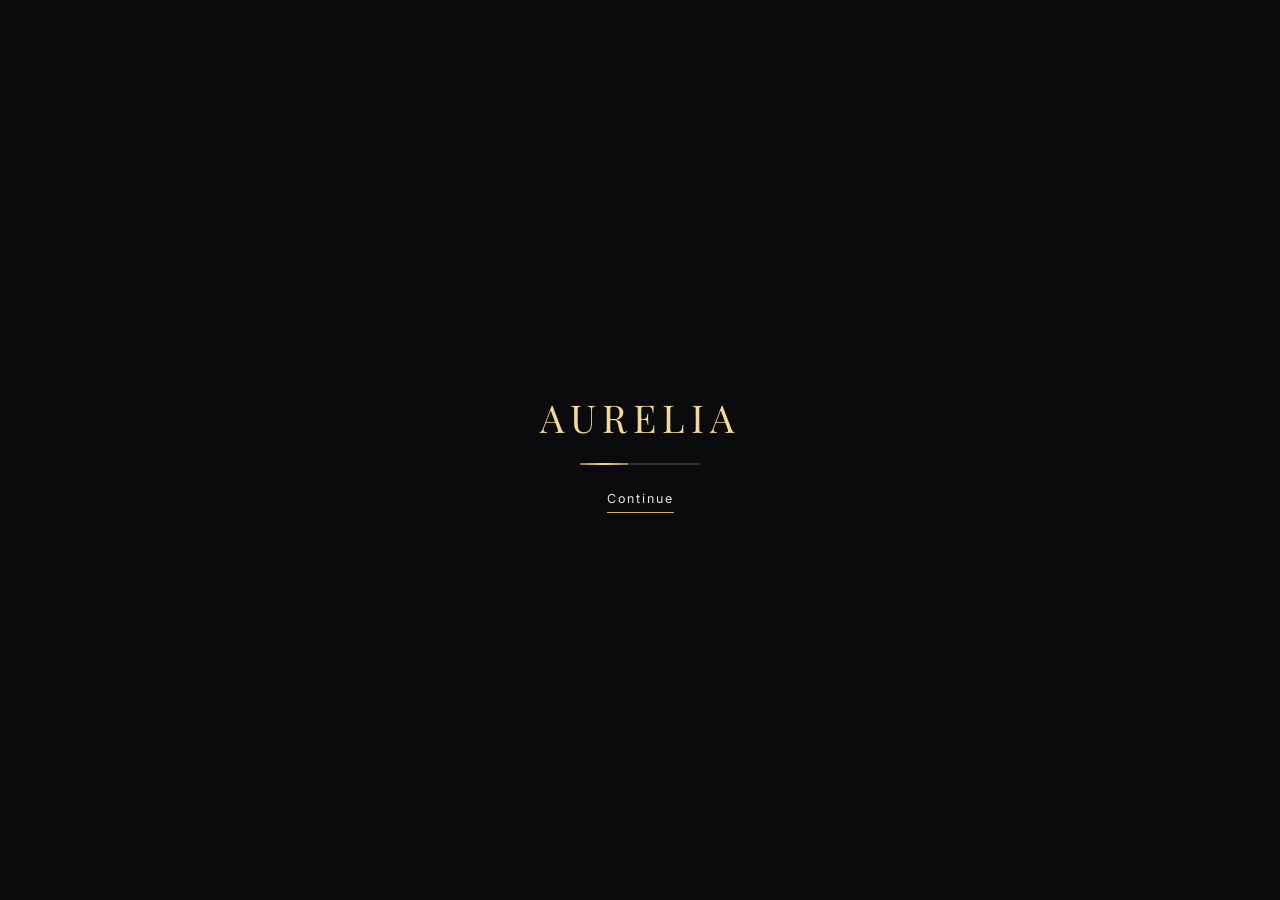
<file: index.html>
<!DOCTYPE html>
<html lang="en" data-theme="light">
<head>
<meta charset="UTF-8">
<meta name="viewport" content="width=device-width, initial-scale=1.0">
<title>Loading Aurelia...</title>

<meta http-equiv="refresh" content="2.4;url=login.html">
<link rel="stylesheet" href="css/index.css">
</head>
<body class="is-loading">
  <div id="preloader" aria-live="polite" aria-label="Loading">
    <div class="pre-mark">AURELIA</div>
    <div class="pre-line"></div>
    
    <a class="pre-fallback" href="login.html">Continue</a>
  </div>

  <footer>
    <div class="container">
      <div class="footer-bottom"><span>© 2026 Aurelia. All rights reserved.</span><span>Premium apparel for every generation.</span></div>
    </div>
  </footer>

</body>
</html>
</file>
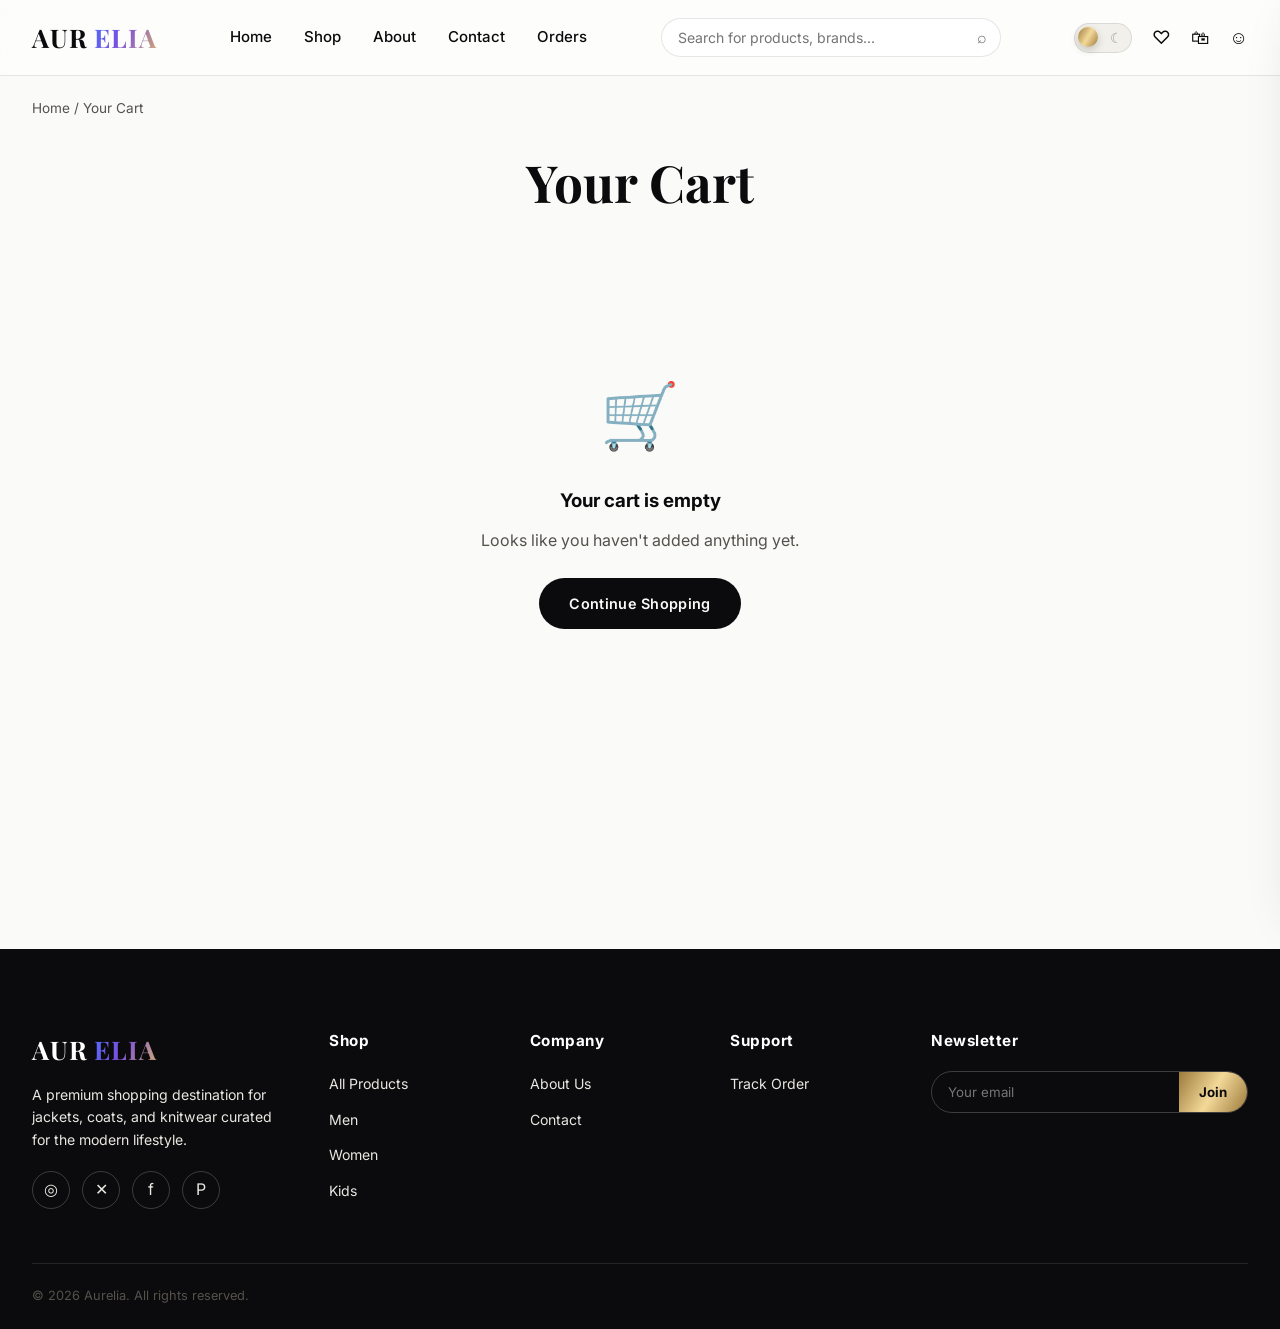
<file: cart.html>
<!DOCTYPE html>
<html lang="en" data-theme="light">
<head>
<meta charset="UTF-8">
<meta name="viewport" content="width=device-width, initial-scale=1.0">
<title>Your Cart — Aurelia</title>
<link rel="stylesheet" href="css/style.css">
<link rel="stylesheet" href="css/cart.css">
<link rel="stylesheet" href="css/responsive.css">
</head>
<body>

<div id="scrollProgress"></div>

<header class="navbar">
  <div class="container nav-inner">
    <a href="home.html" class="logo">AUR<span>ELIA</span></a>
    <nav class="nav-links">
      <a href="home.html">Home</a>
      <a href="products.html">Shop</a>
      <a href="about.html">About</a>
      <a href="contact.html">Contact</a>
      <a href="orders.html">Orders</a>
    </nav>
    <div class="nav-search">
      <input type="search" id="navSearchInput" placeholder="Search for products, brands..." aria-label="Search products" autocomplete="off">
      <span class="icon">⌕</span>
      <div id="searchSuggestions"></div>
    </div>
    <div class="nav-icons">
      <button type="button" class="theme-toggle" id="themeToggle" title="Toggle dark mode" aria-label="Toggle dark mode" aria-pressed="false">
        <span class="theme-icon sun" aria-hidden="true">☀</span>
        <span class="theme-icon moon" aria-hidden="true">☾</span>
        <span class="knob"></span>
      </button>
      <a href="wishlist.html" class="nav-icon" title="Wishlist" aria-label="Wishlist">♡<span class="badge wish-badge">0</span></a>
      <a href="cart.html" class="nav-icon active" title="Cart" aria-label="Cart">🛍<span class="badge cart-badge">0</span></a>
      <a href="login.html" class="nav-icon" title="Account" aria-label="Account">☺</a>
      <button type="button" class="hamburger" aria-label="Open menu" aria-expanded="false" aria-controls="navDrawer">☰</button>
    </div>
  </div>
</header>

<div class="drawer-overlay" id="drawerOverlay"></div>
<nav class="nav-drawer" id="navDrawer" aria-label="Mobile menu">
  <button type="button" class="nav-drawer-close" aria-label="Close menu">✕</button>
  <a href="home.html">Home</a><a href="products.html">Shop</a><a href="about.html">About</a>
  <a href="contact.html">Contact</a><a href="orders.html">Orders</a><a href="wishlist.html">Wishlist</a>
  <a href="cart.html">Cart</a><a href="login.html">Login</a>
</nav>

<div class="container"><div class="breadcrumb"><a href="home.html">Home</a> / <span>Your Cart</span></div></div>
<div class="page-hero" style="padding-top:0;"><div class="container"><h1>Your Cart</h1></div></div>

<section class="section" style="padding-top:20px;">
  <div class="container" id="cartWrap">
    <div class="cart-layout">
      <div id="cartList"></div>

      <div class="summary-box">
        <h3 style="font-family:var(--font-display);font-size:1.3rem;margin-bottom:20px;">Order Summary</h3>

        <div class="summary-row"><span>Subtotal</span><span id="sumSubtotal">₹0.00</span></div>
        <div class="summary-row" id="sumDiscountRow" style="display:none;"><span>Discount</span><span id="sumDiscount">-₹0.00</span></div>
        <div class="summary-row"><span>GST (18%)</span><span id="sumGst">₹0.00</span></div>
        <div class="summary-row"><span>Shipping</span><span id="sumShipping">₹0.00</span></div>
        <p id="shipMsg" style="font-size:.78rem;color:var(--text-dim);margin:-8px 0 16px;"></p>
        <div class="summary-row total"><span>Total</span><span id="sumTotal">₹0.00</span></div>

        <div class="coupon-row">
          <input type="text" id="couponInput" placeholder="Coupon (try AURELIA10)" aria-label="Coupon code">
          <button type="button" class="btn btn-outline btn-sm" id="applyCouponBtn">Apply</button>
        </div>
        <p id="couponMsg" style="font-size:.8rem;margin:-10px 0 20px;"></p>

        
        <a href="checkout.html" class="btn btn-gold btn-block ripple">Proceed to Checkout</a>
        <a href="products.html" class="btn btn-ghost btn-block" style="margin-top:10px;">Continue Shopping</a>
      </div>
    </div>
  </div>
</section>

<footer>
  <div class="container">
    <div class="footer-grid">
      <div class="footer-brand">
        <a href="home.html" class="logo" style="color:#fff;">AUR<span>ELIA</span></a>
        <p>A premium shopping destination for jackets, coats, and knitwear curated for the modern lifestyle.</p>
        <div class="social-row"><a href="#" aria-label="Instagram">◎</a><a href="#" aria-label="X (Twitter)">✕</a><a href="#" aria-label="Facebook">f</a><a href="#" aria-label="Pinterest">P</a></div>
      </div>
      <div><h4>Shop</h4><ul><li><a href="products.html">All Products</a></li><li><a href="products.html?section=Men">Men</a></li><li><a href="products.html?section=Women">Women</a></li><li><a href="products.html?section=Kids">Kids</a></li></ul></div>
      <div><h4>Company</h4><ul><li><a href="about.html">About Us</a></li><li><a href="contact.html">Contact</a></li></ul></div>
      <div><h4>Support</h4><ul><li><a href="orders.html">Track Order</a></li></ul></div>
      <div><h4>Newsletter</h4>
        <form class="newsletter-form">
          <input type="email" placeholder="Your email" aria-label="Email address" required><button type="submit">Join</button>
        </form>
      </div>
    </div>
    <div class="footer-bottom"><span>© 2026 Aurelia. All rights reserved.</span></div>
  </div>
</footer>

<button type="button" id="scrollTop" title="Back to top" aria-label="Back to top">↑</button>
<div id="toastContainer"></div>

<script src="js/products.js"></script>
<script src="js/app.js"></script>
<script src="js/search.js"></script>
<script src="js/cart.js"></script>
</body>
</html>
</file>
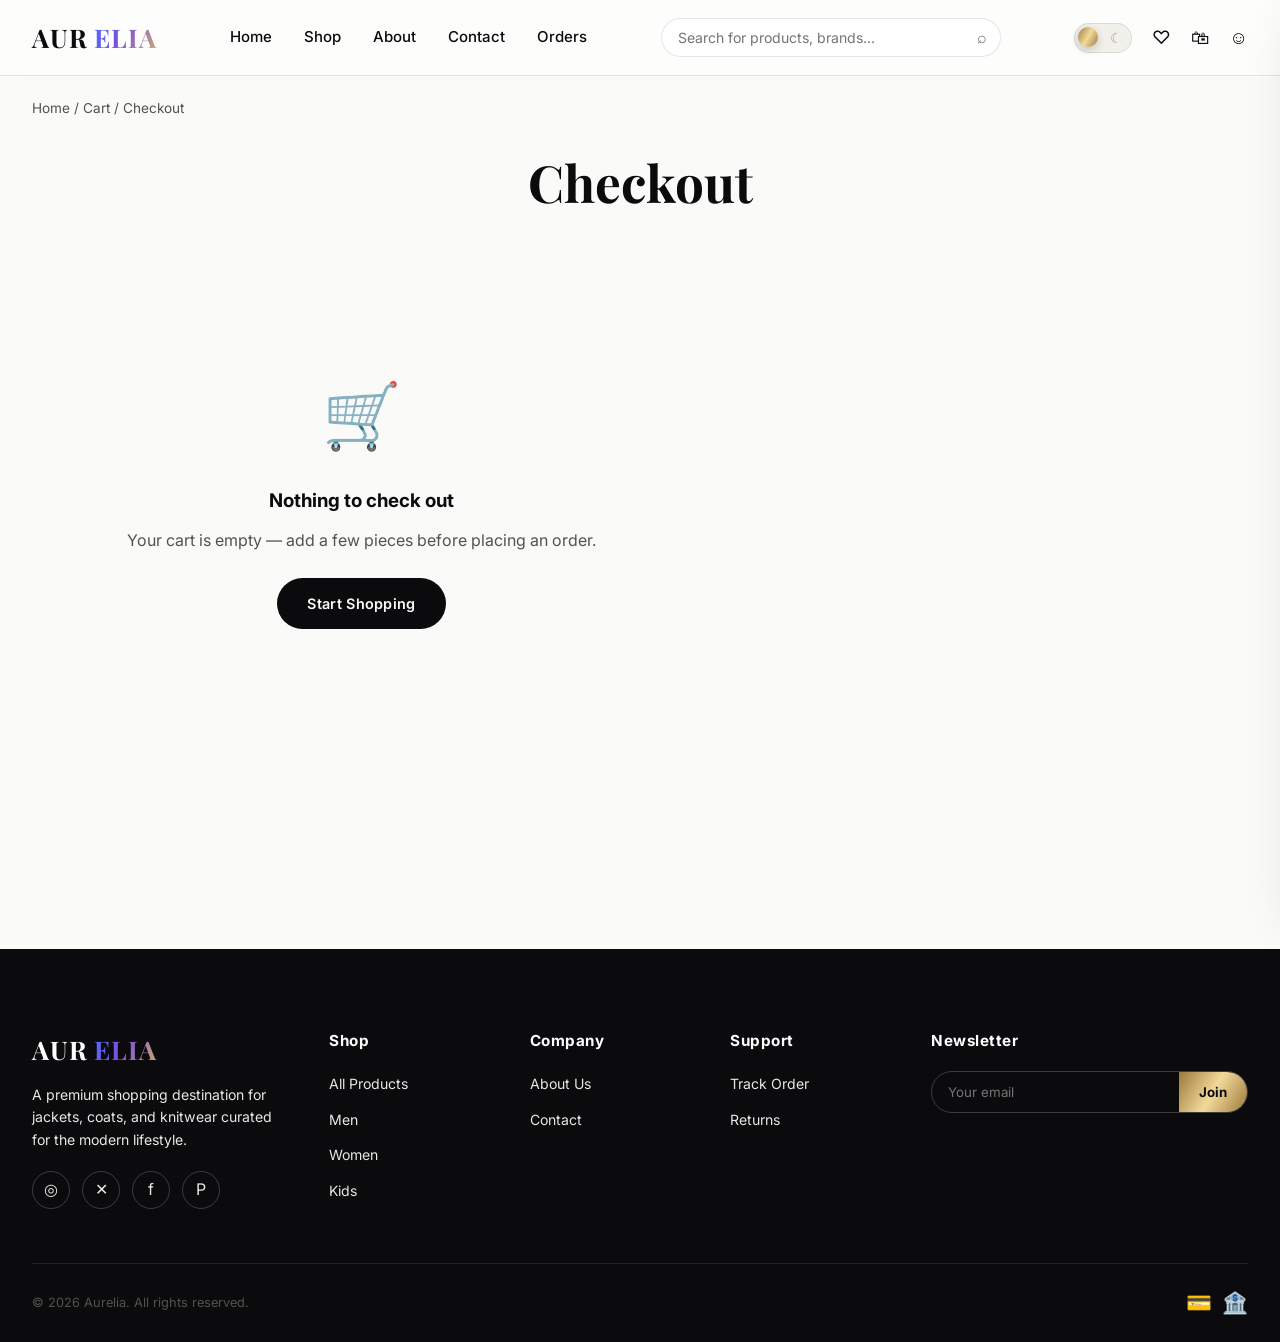
<file: checkout.html>
<!DOCTYPE html>
<html lang="en" data-theme="light">
<head>
<meta charset="UTF-8">
<meta name="viewport" content="width=device-width, initial-scale=1.0">
<title>Checkout — Aurelia</title>
<link rel="stylesheet" href="css/style.css">
<link rel="stylesheet" href="css/cart.css">
<link rel="stylesheet" href="css/responsive.css">
</head>
<body>

<div id="scrollProgress"></div>

<header class="navbar">
  <div class="container nav-inner">
    <a href="home.html" class="logo">AUR<span>ELIA</span></a>
    <nav class="nav-links">
      <a href="home.html">Home</a>
      <a href="products.html">Shop</a>
      <a href="about.html">About</a>
      <a href="contact.html">Contact</a>
      <a href="orders.html">Orders</a>
    </nav>
    <div class="nav-search">
      <input type="search" id="navSearchInput" placeholder="Search for products, brands..." aria-label="Search products" autocomplete="off">
      <span class="icon">⌕</span>
      <div id="searchSuggestions"></div>
    </div>
    <div class="nav-icons">
      <button type="button" class="theme-toggle" id="themeToggle" title="Toggle dark mode" aria-label="Toggle dark mode" aria-pressed="false">
        <span class="theme-icon sun" aria-hidden="true">☀</span>
        <span class="theme-icon moon" aria-hidden="true">☾</span>
        <span class="knob"></span>
      </button>
      <a href="wishlist.html" class="nav-icon" title="Wishlist" aria-label="Wishlist">♡<span class="badge wish-badge">0</span></a>
      <a href="cart.html" class="nav-icon" title="Cart" aria-label="Cart">🛍<span class="badge cart-badge">0</span></a>
      <a href="login.html" class="nav-icon" title="Account" aria-label="Account">☺</a>
      <button type="button" class="hamburger" aria-label="Open menu" aria-expanded="false" aria-controls="navDrawer">☰</button>
    </div>
  </div>
</header>

<div class="drawer-overlay" id="drawerOverlay"></div>
<nav class="nav-drawer" id="navDrawer" aria-label="Mobile menu">
  <button type="button" class="nav-drawer-close" aria-label="Close menu">✕</button>
  <a href="home.html">Home</a><a href="products.html">Shop</a><a href="about.html">About</a>
  <a href="contact.html">Contact</a><a href="orders.html">Orders</a><a href="wishlist.html">Wishlist</a>
  <a href="cart.html">Cart</a><a href="login.html">Login</a>
</nav>

<div class="container"><div class="breadcrumb"><a href="home.html">Home</a> / <a href="cart.html">Cart</a> / <span>Checkout</span></div></div>
<div class="page-hero" style="padding-top:0;"><div class="container"><h1>Checkout</h1></div></div>

<section class="section" style="padding-top:20px;">
  <div class="container checkout-layout">

    <div>
      <h3 style="font-family:var(--font-display);font-size:1.3rem;margin-bottom:20px;">Shipping Details</h3>
      <form id="checkoutForm" novalidate>
        <div class="form-grid">
          <div class="field full">
            <label for="fullName">Full Name</label>
            <input type="text" id="fullName" placeholder="Jane Doe" autocomplete="name">
            <span class="error-msg">Please enter your full name</span>
          </div>
          <div class="field full">
            <label for="email">Email Address</label>
            <input type="email" id="email" placeholder="you@example.com" autocomplete="email">
            <span class="error-msg">Please enter a valid email address</span>
          </div>
          <div class="field full">
            <label for="address">Street Address</label>
            <input type="text" id="address" placeholder="221B, Baker Street" autocomplete="street-address">
            <span class="error-msg">Please enter your delivery address</span>
          </div>
          <div class="field">
            <label for="city">City</label>
            <input type="text" id="city" placeholder="Mumbai" autocomplete="address-level2">
            <span class="error-msg">Please enter your city</span>
          </div>
          <div class="field">
            <label for="zip">ZIP / Postal Code</label>
            <input type="text" id="zip" placeholder="400001" autocomplete="postal-code" inputmode="numeric">
            <span class="error-msg">Please enter a valid postal code</span>
          </div>
          <div class="field">
            <label for="phone">Phone Number</label>
            <input type="tel" id="phone" placeholder="+91 98765 43210" autocomplete="tel">
            <span class="error-msg">Please enter a valid phone number</span>
          </div>
          <div class="field">
            <label for="country">Country</label>
            <select id="country" autocomplete="country-name">
              <option>India</option>
              <option>United States</option>
              <option>United Kingdom</option>
              <option>Canada</option>
              <option>Australia</option>
            </select>
          </div>
        </div>

        <h3 style="font-family:var(--font-display);font-size:1.3rem;margin:34px 0 18px;">Payment Method</h3>
        <div class="pay-methods" id="payMethods">
          <label class="pay-method active"><input type="radio" name="pay" value="card" checked> 💳 Credit / Debit Card</label>
          <label class="pay-method"><input type="radio" name="pay" value="upi"> 📱 UPI</label>
          <label class="pay-method"><input type="radio" name="pay" value="netbanking"> 🏦 Net Banking</label>
          <label class="pay-method"><input type="radio" name="pay" value="cod"> 💵 Cash on Delivery</label>
        </div>

        <button type="submit" class="btn btn-gold btn-block ripple" style="margin-top:26px;" aria-live="polite">Place Order</button>
        <p class="pay-note">Cash on Delivery is available for orders up to ₹20,000.</p>
      </form>
    </div>

    <div class="summary-box">
      <h3 style="font-family:var(--font-display);font-size:1.3rem;margin-bottom:20px;">Order Summary</h3>
      <div id="checkoutSummary"></div>
    </div>

  </div>
</section>

<div class="success-modal" id="successModal" role="dialog" aria-modal="true" aria-labelledby="successTitle">
  <div class="success-box">
    <div class="success-check">✓</div>
    <h2 id="successTitle" style="font-family:var(--font-display);">Order Placed!</h2>
    <p id="successOrderInfo" class="success-order-info"></p>
    <p style="color:var(--text-dim);margin:10px 0 28px;">Thank you for shopping with Aurelia. A confirmation has been sent to your email.</p>
    <button type="button" class="btn btn-gold ripple" onclick="closeSuccessModal()">View My Orders</button>
  </div>
</div>

<div id="toastContainer"></div>

<footer>
  <div class="container">
    <div class="footer-grid">
      <div class="footer-brand">
        <a href="home.html" class="logo" style="color:#fff;">AUR<span>ELIA</span></a>
        <p>A premium shopping destination for jackets, coats, and knitwear curated for the modern lifestyle.</p>
        <div class="social-row"><a href="#" aria-label="Instagram">◎</a><a href="#" aria-label="X (Twitter)">✕</a><a href="#" aria-label="Facebook">f</a><a href="#" aria-label="Pinterest">P</a></div>
      </div>
      <div><h4>Shop</h4><ul><li><a href="products.html">All Products</a></li><li><a href="products.html?section=Men">Men</a></li><li><a href="products.html?section=Women">Women</a></li><li><a href="products.html?section=Kids">Kids</a></li></ul></div>
      <div><h4>Company</h4><ul><li><a href="about.html">About Us</a></li><li><a href="contact.html">Contact</a></li></ul></div>
      <div><h4>Support</h4><ul><li><a href="orders.html">Track Order</a></li><li><a href="#">Returns</a></li></ul></div>
      <div><h4>Newsletter</h4><form class="newsletter-form"><input type="email" placeholder="Your email" aria-label="Email address" required><button type="submit">Join</button></form></div>
    </div>
    <div class="footer-bottom"><span>© 2026 Aurelia. All rights reserved.</span><div class="payment-icons"><span>💳</span><span>🏦</span></div></div>
  </div>
</footer>

<script src="js/products.js"></script>
<script src="js/app.js"></script>
<script src="js/search.js"></script>
<script src="js/cart.js"></script>
<script src="js/checkout.js"></script>
</body>
</html>
</file>
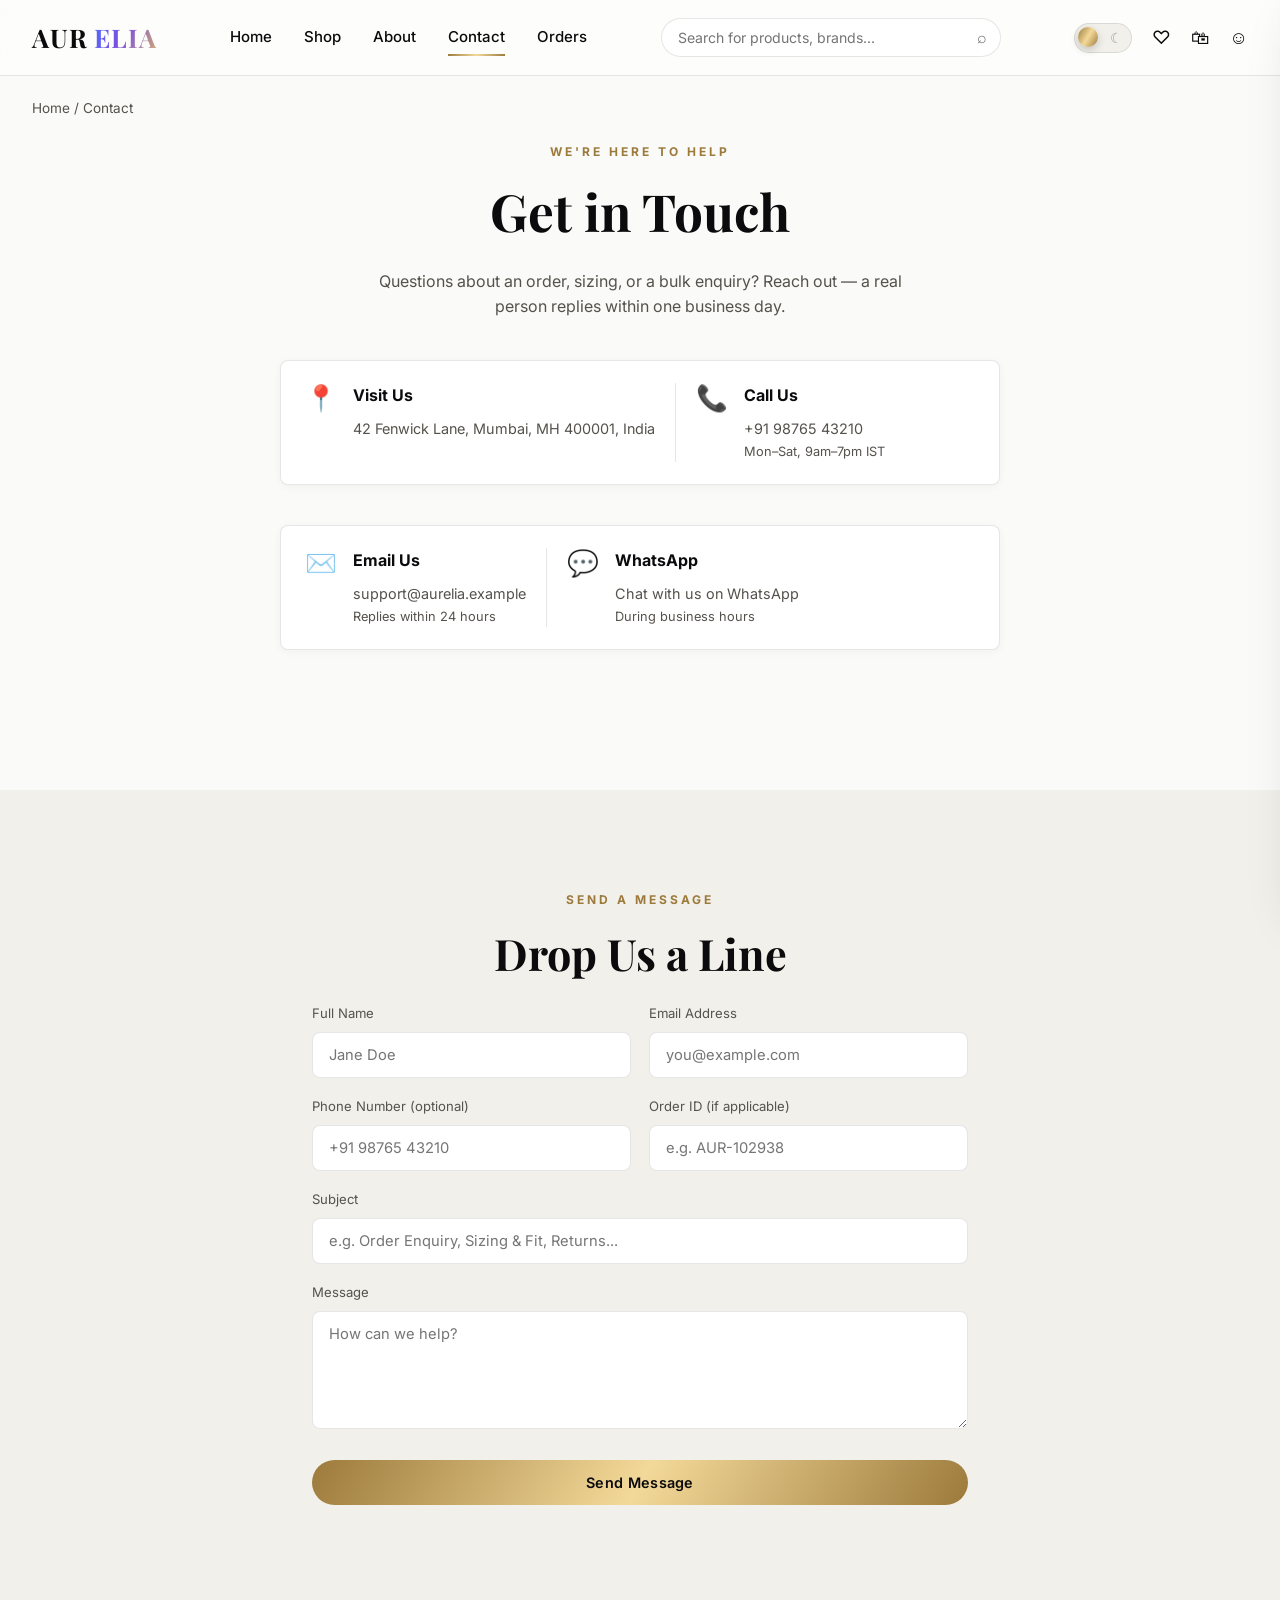
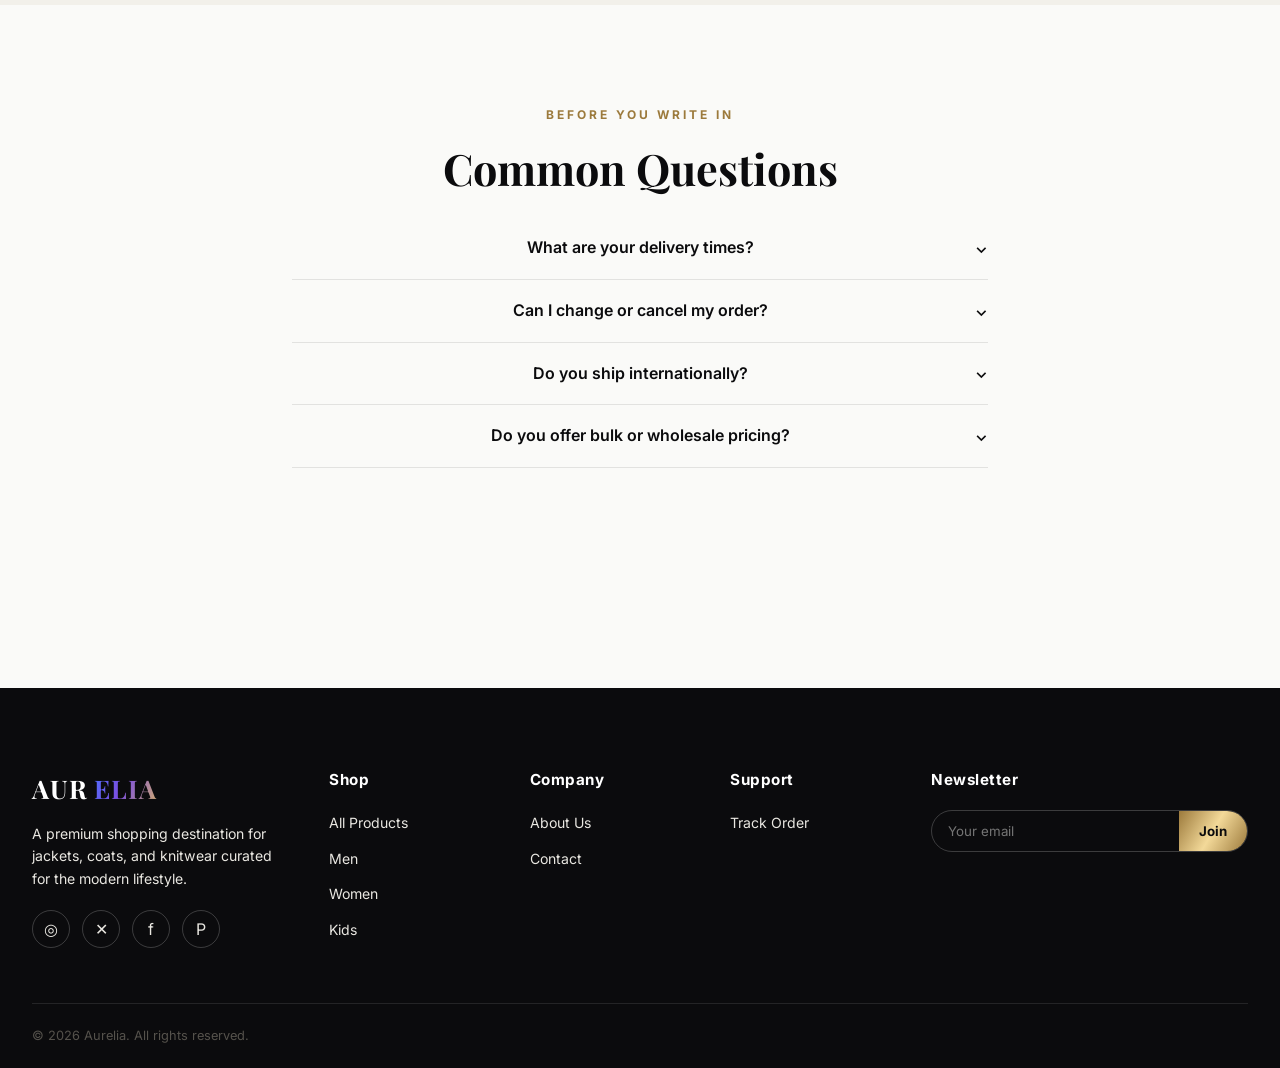
<file: contact.html>
<!DOCTYPE html>
<html lang="en" data-theme="light">
<head>
<meta charset="UTF-8">
<meta name="viewport" content="width=device-width, initial-scale=1.0">
<title>Contact Us — Aurelia</title>
<link rel="stylesheet" href="https://fonts.googleapis.com/css2?family=Playfair+Display:ital,wght@0,500;0,600;0,700;0,800;1,600&family=Inter:wght@300;400;500;600;700;800&display=swap">
<link rel="stylesheet" href="css/contact-page.css">
<link rel="stylesheet" href="css/responsive.css">
</head>
<body>

<div id="scrollProgress"></div>

<header class="navbar">
  <div class="container nav-inner">
    <a href="home.html" class="logo">AUR<span>ELIA</span></a>
    <nav class="nav-links">
      <a href="home.html">Home</a>
      <a href="products.html">Shop</a>
      <a href="about.html">About</a>
      <a href="contact.html" class="active">Contact</a>
      <a href="orders.html">Orders</a>
    </nav>
    <div class="nav-search">
      <input type="search" id="navSearchInput" placeholder="Search for products, brands..." aria-label="Search products" autocomplete="off">
      <span class="icon">⌕</span>
      <div id="searchSuggestions"></div>
    </div>
    <div class="nav-icons">
      <button type="button" class="theme-toggle" id="themeToggle" title="Toggle dark mode" aria-label="Toggle dark mode" aria-pressed="false">
        <span class="theme-icon sun" aria-hidden="true">☀</span>
        <span class="theme-icon moon" aria-hidden="true">☾</span>
        <span class="knob"></span>
      </button>
      <a href="wishlist.html" class="nav-icon" title="Wishlist" aria-label="Wishlist">♡<span class="badge wish-badge">0</span></a>
      <a href="cart.html" class="nav-icon" title="Cart" aria-label="Cart">🛍<span class="badge cart-badge">0</span></a>
      <a href="login.html" class="nav-icon" title="Account" aria-label="Account">☺</a>
      <button type="button" class="hamburger" aria-label="Open menu" aria-expanded="false" aria-controls="navDrawer">☰</button>
    </div>
  </div>
</header>

<div class="drawer-overlay" id="drawerOverlay"></div>
<nav class="nav-drawer" id="navDrawer" aria-label="Mobile menu">
  <button type="button" class="nav-drawer-close" aria-label="Close menu">✕</button>
  <a href="home.html">Home</a><a href="products.html">Shop</a><a href="about.html">About</a>
  <a href="contact.html">Contact</a><a href="orders.html">Orders</a><a href="wishlist.html">Wishlist</a>
  <a href="cart.html">Cart</a><a href="login.html">Login</a>
</nav>

<div class="container"><div class="breadcrumb"><a href="home.html">Home</a> / <span>Contact</span></div></div>
<div class="page-hero" style="padding-top:0;">
  <div class="container">
    <span class="eyebrow">We're Here to Help</span>
    <h1>Get in Touch</h1>
    <p style="color:var(--text-dim);max-width:560px;margin:16px auto 0;">Questions about an order, sizing, or a bulk enquiry? Reach out — a real person replies within one business day.</p>
  </div>
</div>

<!-- Contact info card: location + phone number -->
<section class="section" style="padding-top:20px;padding-bottom:0;">
  <div class="container">
    <div class="contact-card reveal">
      <div class="contact-icon">📍</div>
      <div class="contact-card-row">
        <h4>Visit Us</h4>
        <a href="https://maps.google.com/?q=42+Fenwick+Lane,+Mumbai,+MH+400001,+India" target="_blank" rel="noopener" style="color:var(--text-dim);font-size:.9rem;">
          42 Fenwick Lane, Mumbai, MH 400001, India
        </a>
      </div>
      <div class="divider"></div>
      <div class="contact-icon">📞</div>
      <div class="contact-card-row">
        <h4>Call Us</h4>
        <a href="tel:+919876543210" style="color:var(--text-dim);font-size:.9rem;">+91 98765 43210</a>
        <span style="color:var(--text-dim);font-size:.8rem;">Mon–Sat, 9am–7pm IST</span>
      </div>
    </div>
  </div>
</section>

<section class="section" style="padding-top:0;">
  <div class="container">
    <div class="contact-card reveal">
      <div class="contact-icon">✉️</div>
      <div class="contact-card-row">
        <h4>Email Us</h4>
        <a href="mailto:support@aurelia.example" style="color:var(--text-dim);font-size:.9rem;">support@aurelia.example</a>
        <span style="color:var(--text-dim);font-size:.8rem;">Replies within 24 hours</span>
      </div>
      <div class="divider"></div>
      <div class="contact-icon">💬</div>
      <div class="contact-card-row">
        <h4>WhatsApp</h4>
        <a href="https://wa.me/919876543210" target="_blank" rel="noopener" style="color:var(--text-dim);font-size:.9rem;">Chat with us on WhatsApp</a>
        <span style="color:var(--text-dim);font-size:.8rem;">During business hours</span>
      </div>
    </div>
  </div>
</section>

<!-- Contact form -->
<section class="section section-alt">
  <div class="container" style="max-width:720px;">
    <div class="section-head contact-heading reveal">
      <div><span class="eyebrow">Send a Message</span><h2 class="section-title">Drop Us a Line</h2></div>
    </div>
    <form id="contactForm" novalidate autocomplete="on">
      <div class="form-grid">
        <div class="field">
          <label for="contactName">Full Name</label>
          <input type="text" id="contactName" name="name" placeholder="Jane Doe" autocomplete="name" required>
          <span class="error-msg">Please enter your name</span>
        </div>
        <div class="field">
          <label for="contactEmail">Email Address</label>
          <input type="email" id="contactEmail" name="email" placeholder="you@example.com" autocomplete="email" required>
          <span class="error-msg">Please enter a valid email</span>
        </div>
        <div class="field">
          <label for="contactPhone">Phone Number <span style="color:var(--text-dim);font-weight:400;">(optional)</span></label>
          <input type="tel" id="contactPhone" name="phone" placeholder="+91 98765 43210" autocomplete="tel">
        </div>
        <div class="field">
          <label for="contactOrderId">Order ID <span style="color:var(--text-dim);font-weight:400;">(if applicable)</span></label>
          <input type="text" id="contactOrderId" name="orderId" placeholder="e.g. AUR-102938">
        </div>
        <div class="field full">
          <label for="contactSubject">Subject</label>
          <input type="text" id="contactSubject" name="subject" placeholder="e.g. Order Enquiry, Sizing & Fit, Returns..." required>
          <span class="error-msg">Please enter a subject</span>
        </div>
        <div class="field full">
          <label for="contactMessage">Message</label>
          <textarea id="contactMessage" name="message" rows="5" placeholder="How can we help?" style="width:100%;padding:13px 16px;border-radius:var(--radius-s);border:1px solid var(--border);background:var(--surface);color:var(--text);font-size:.92rem;resize:vertical;" required></textarea>
          <span class="error-msg">Please enter a message</span>
        </div>
      </div>
      <button type="submit" class="btn btn-gold btn-block ripple" style="margin-top:24px;">Send Message</button>
    </form>
  </div>
</section>

<!-- FAQ -->
<section class="section">
  <div class="container" style="max-width:760px;">
    <div class="section-head contact-heading reveal">
      <div><span class="eyebrow">Before You Write In</span><h2 class="section-title">Common Questions</h2></div>
    </div>
    <div class="faq-item"><div class="faq-q">What are your delivery times? <span class="chevron">⌄</span></div><div class="faq-a">Standard delivery takes 3–5 business days across India. Express options are available at checkout.</div></div>
    <div class="faq-item"><div class="faq-q">Can I change or cancel my order? <span class="chevron">⌄</span></div><div class="faq-a">Orders can be changed or cancelled within 1 hour of placement — just email us with your order ID.</div></div>
    <div class="faq-item"><div class="faq-q">Do you ship internationally? <span class="chevron">⌄</span></div><div class="faq-a">Yes, we ship to most countries. International delivery times and duties are shown at checkout.</div></div>
    <div class="faq-item"><div class="faq-q">Do you offer bulk or wholesale pricing? <span class="chevron">⌄</span></div><div class="faq-a">We do — write "Bulk Order" in the subject of the form above and our team will follow up.</div></div>
  </div>
</section>

<footer>
  <div class="container">
    <div class="footer-grid">
      <div class="footer-brand">
        <a href="home.html" class="logo" style="color:#fff;">AUR<span>ELIA</span></a>
        <p>A premium shopping destination for jackets, coats, and knitwear curated for the modern lifestyle.</p>
        <div class="social-row"><a href="#" aria-label="Instagram">◎</a><a href="#" aria-label="X (Twitter)">✕</a><a href="#" aria-label="Facebook">f</a><a href="#" aria-label="Pinterest">P</a></div>
      </div>
      <div><h4>Shop</h4><ul><li><a href="products.html">All Products</a></li><li><a href="products.html?section=Men">Men</a></li><li><a href="products.html?section=Women">Women</a></li><li><a href="products.html?section=Kids">Kids</a></li></ul></div>
      <div><h4>Company</h4><ul><li><a href="about.html">About Us</a></li><li><a href="contact.html">Contact</a></li></ul></div>
      <div><h4>Support</h4><ul><li><a href="orders.html">Track Order</a></li></ul></div>
      <div><h4>Newsletter</h4>
        <form class="newsletter-form">
          <input type="email" placeholder="Your email" aria-label="Email address" required><button type="submit">Join</button>
        </form>
      </div>
    </div>
    <div class="footer-bottom"><span>© 2026 Aurelia. All rights reserved.</span></div>
  </div>
</footer>

<button type="button" id="scrollTop" title="Back to top" aria-label="Back to top">↑</button>
<div id="toastContainer"></div>

<script src="js/products.js"></script>
<script src="js/app.js"></script>
<script src="js/search.js"></script>
<script src="js/contact.js"></script>
</body>
</html>
</file>
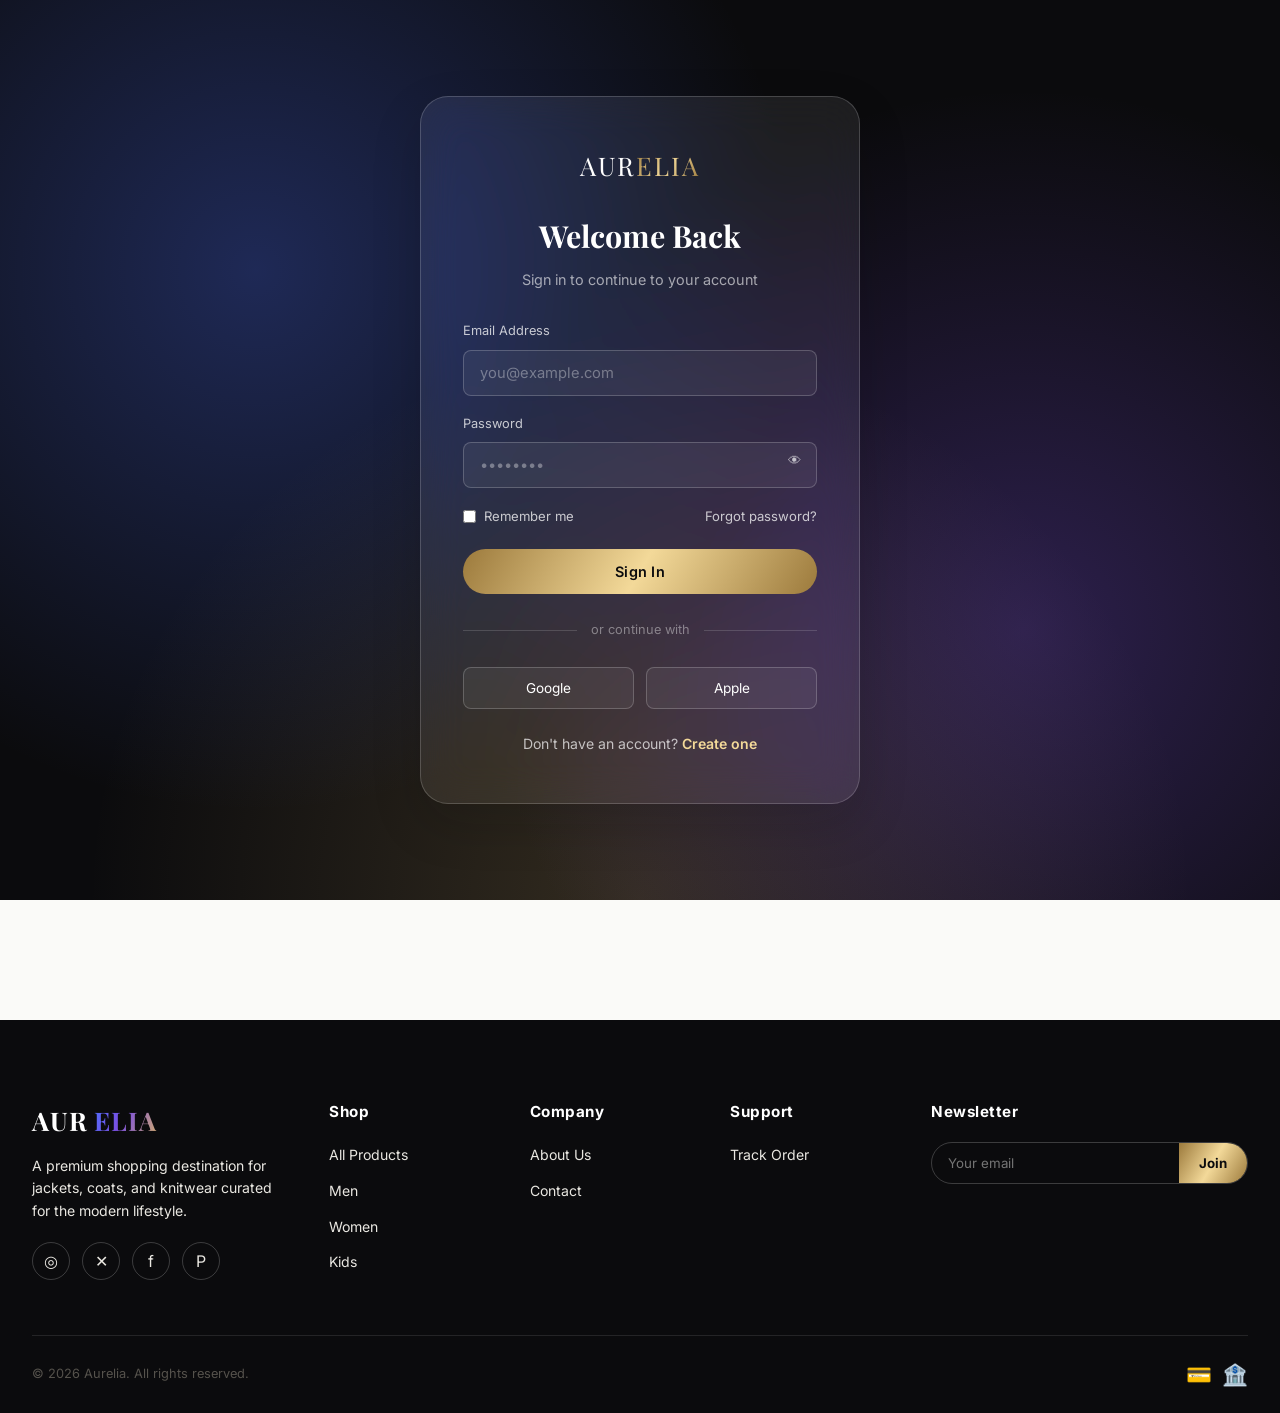
<file: login.html>
<!DOCTYPE html>
<html lang="en" data-theme="light">
<head>
<meta charset="UTF-8">
<meta name="viewport" content="width=device-width, initial-scale=1.0">
<title>Login — Aurelia</title>
<link rel="stylesheet" href="css/style.css">
<link rel="stylesheet" href="css/cart.css">
<link rel="stylesheet" href="css/login.css">
<link rel="stylesheet" href="css/responsive.css">
</head>
<body>

<div class="auth-wrap">
  <div class="auth-bg"></div>
  <div class="auth-card">
    <a href="home.html" class="auth-logo"><span>AUR<em>ELIA</em></span></a>
    <h2>Welcome Back</h2>
    <p class="sub">Sign in to continue to your account</p>

    <form id="loginForm" novalidate>
      <div class="auth-field">
        <label for="loginEmail">Email Address</label>
        <input type="email" id="loginEmail" placeholder="you@example.com" autocomplete="email">
        <span class="error-msg">Enter a valid email address</span>
      </div>
      <div class="auth-field">
        <label for="loginPassword">Password</label>
        <input type="password" id="loginPassword" placeholder="••••••••" autocomplete="current-password">
        <button type="button" class="toggle-pass" aria-label="Show password">👁</button>
        <span class="error-msg">Password must be at least 6 characters</span>
      </div>
      <div class="auth-row">
        <label style="display:flex;align-items:center;gap:8px;"><input type="checkbox" id="rememberMe"> Remember me</label>
        <a href="#" id="forgotPasswordLink">Forgot password?</a>
      </div>
      <button type="submit" class="btn btn-gold btn-block ripple">Sign In</button>
    </form>

    <div class="auth-divider">or continue with</div>
    <div class="auth-socials">
      <button type="button" onclick="showToast('Google sign-in demo only')">Google</button>
      <button type="button" onclick="showToast('Apple sign-in demo only')">Apple</button>
    </div>

    <p class="auth-footer-link">Don't have an account? <a href="signup.html">Create one</a></p>
  </div>
</div>

<div id="toastContainer"></div>

<footer class="auth-footer">
  <div class="container">
    <div class="footer-grid">
      <div class="footer-brand"><a href="home.html" class="logo" style="color:#fff;">AUR<span>ELIA</span></a><p>A premium shopping destination for jackets, coats, and knitwear curated for the modern lifestyle.</p><div class="social-row"><a href="#" aria-label="Instagram">◎</a><a href="#" aria-label="X (Twitter)">✕</a><a href="#" aria-label="Facebook">f</a><a href="#" aria-label="Pinterest">P</a></div></div>
      <div><h4>Shop</h4><ul><li><a href="products.html">All Products</a></li><li><a href="products.html?section=Men">Men</a></li><li><a href="products.html?section=Women">Women</a></li><li><a href="products.html?section=Kids">Kids</a></li></ul></div>
      <div><h4>Company</h4><ul><li><a href="about.html">About Us</a></li><li><a href="contact.html">Contact</a></li></ul></div>
      <div><h4>Support</h4><ul><li><a href="orders.html">Track Order</a></li></ul></div>
      <div><h4>Newsletter</h4><form class="newsletter-form"><input type="email" placeholder="Your email" aria-label="Email address" required><button type="submit">Join</button></form></div>
    </div>
    <div class="footer-bottom"><span>© 2026 Aurelia. All rights reserved.</span><div class="payment-icons"><span>💳</span><span>🏦</span></div></div>
  </div>
</footer>

<script src="js/products.js"></script>
<script src="js/app.js"></script>
<script src="js/login.js"></script>
</body>
</html>
</file>
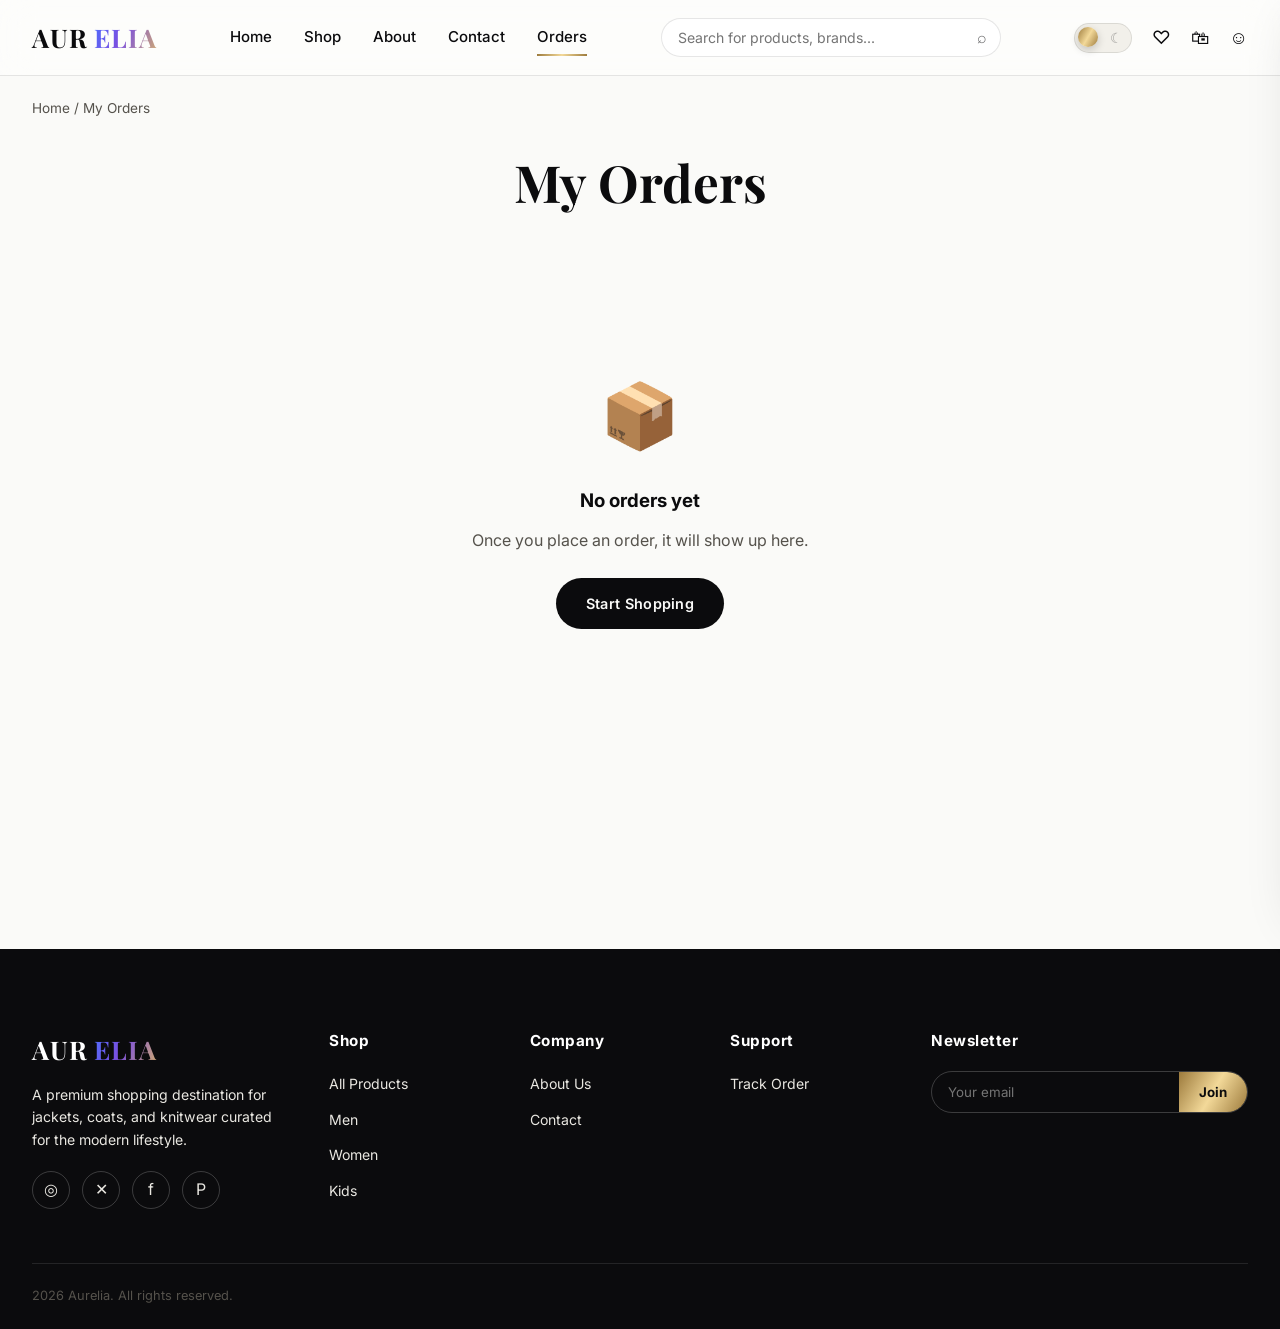
<file: orders.html>
<!DOCTYPE html>
<html lang="en" data-theme="light">
<head>
<meta charset="UTF-8">
<meta name="viewport" content="width=device-width, initial-scale=1.0">
<title>My Orders — Aurelia</title>
<link rel="stylesheet" href="css/style.css">
<link rel="stylesheet" href="css/cart.css">
<link rel="stylesheet" href="css/responsive.css">
</head>
<body>

<div id="scrollProgress"></div>

<header class="navbar">
  <div class="container nav-inner">
    <a href="home.html" class="logo">AUR<span>ELIA</span></a>
    <nav class="nav-links">
      <a href="home.html">Home</a>
      <a href="products.html">Shop</a>
      <a href="about.html">About</a>
      <a href="contact.html">Contact</a>
      <a href="orders.html" class="active">Orders</a>
    </nav>
    <div class="nav-search">
      <input type="search" id="navSearchInput" placeholder="Search for products, brands..." aria-label="Search products" autocomplete="off">
      <span class="icon">⌕</span>
      <div id="searchSuggestions"></div>
    </div>
    <div class="nav-icons">
      <button type="button" class="theme-toggle" id="themeToggle" title="Toggle dark mode" aria-label="Toggle dark mode" aria-pressed="false">
        <span class="theme-icon sun" aria-hidden="true">☀</span>
        <span class="theme-icon moon" aria-hidden="true">☾</span>
        <span class="knob"></span>
      </button>
      <a href="wishlist.html" class="nav-icon" title="Wishlist" aria-label="Wishlist">♡<span class="badge wish-badge">0</span></a>
      <a href="cart.html" class="nav-icon" title="Cart" aria-label="Cart">🛍<span class="badge cart-badge">0</span></a>
      <a href="login.html" class="nav-icon" title="Account" aria-label="Account">☺</a>
      <button type="button" class="hamburger" aria-label="Open menu" aria-expanded="false" aria-controls="navDrawer">☰</button>
    </div>
  </div>
</header>

<div class="drawer-overlay" id="drawerOverlay"></div>
<nav class="nav-drawer" id="navDrawer" aria-label="Mobile menu">
  <button type="button" class="nav-drawer-close" aria-label="Close menu">✕</button>
  <a href="home.html">Home</a><a href="products.html">Shop</a><a href="about.html">About</a>
  <a href="contact.html">Contact</a><a href="orders.html">Orders</a><a href="wishlist.html">Wishlist</a>
  <a href="cart.html">Cart</a><a href="login.html">Login</a>
</nav>

<div class="container"><div class="breadcrumb"><a href="home.html">Home</a> / <span>My Orders</span></div></div>
<div class="page-hero" style="padding-top:0;"><div class="container"><h1>My Orders</h1></div></div>

<section class="section" style="padding-top:20px;max-width:900px;margin:0 auto;">
  <div class="container" id="ordersWrap"></div>
</section>

<footer>
  <div class="container">
    <div class="footer-grid">
      <div class="footer-brand">
        <a href="home.html" class="logo" style="color:#fff;">AUR<span>ELIA</span></a>
        <p>A premium shopping destination for jackets, coats, and knitwear curated for the modern lifestyle.</p>
        <div class="social-row"><a href="#" aria-label="Instagram">◎</a><a href="#" aria-label="X (Twitter)">✕</a><a href="#" aria-label="Facebook">f</a><a href="#" aria-label="Pinterest">P</a></div>
      </div>
      <div><h4>Shop</h4><ul><li><a href="products.html">All Products</a></li><li><a href="products.html?section=Men">Men</a></li><li><a href="products.html?section=Women">Women</a></li><li><a href="products.html?section=Kids">Kids</a></li></ul></div>
      <div><h4>Company</h4><ul><li><a href="about.html">About Us</a></li><li><a href="contact.html">Contact</a></li></ul></div>
      <div><h4>Support</h4><ul><li><a href="orders.html">Track Order</a></li></ul></div>
      <div><h4>Newsletter</h4>
        <form class="newsletter-form">
          <input type="email" placeholder="Your email" aria-label="Email address" required><button type="submit">Join</button>
        </form>
      </div>
    </div>
    <div class="footer-bottom"><span> 2026 Aurelia. All rights reserved.</span></div>
  </div>
</footer>

<button type="button" id="scrollTop" title="Back to top" aria-label="Back to top">↑</button>
<div id="toastContainer"></div>

<script src="js/products.js"></script>
<script src="js/app.js"></script>
<script src="js/search.js"></script>
<script src="js/cart.js"></script>
</body>
</html>
</file>
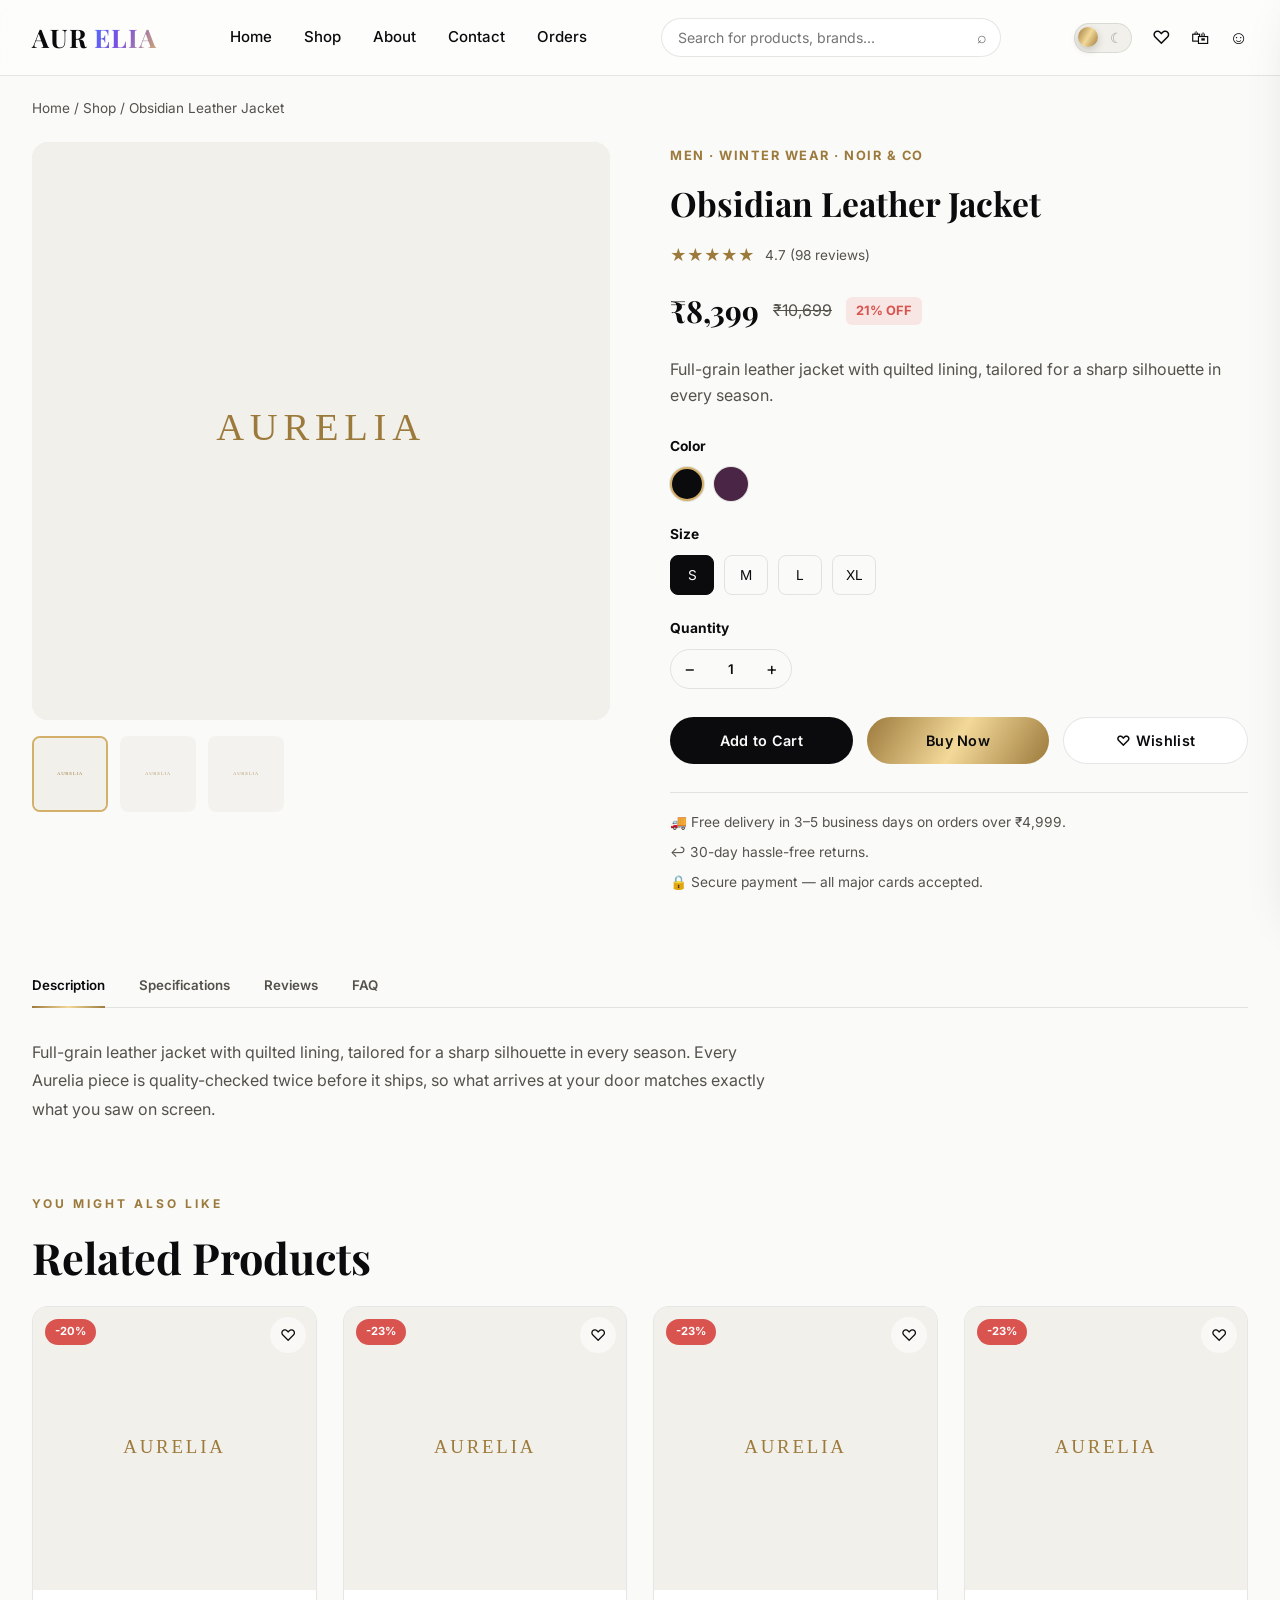
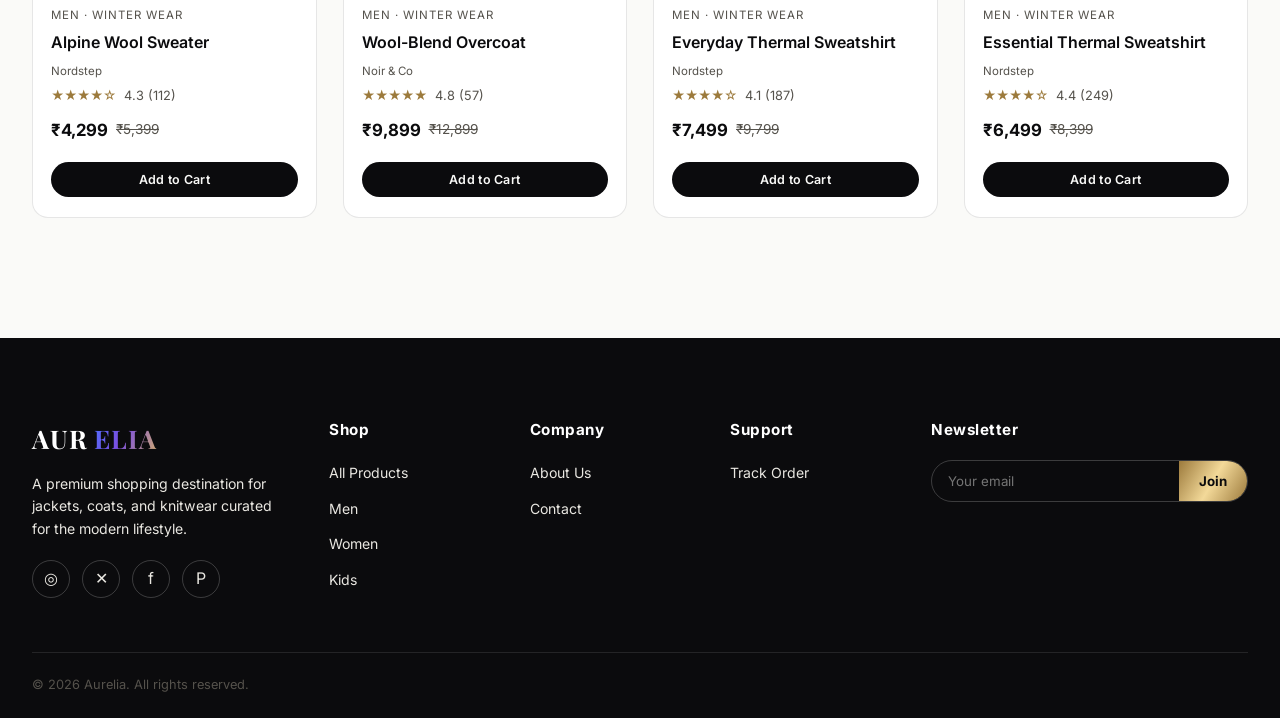
<file: product.html>
<!DOCTYPE html>
<html lang="en" data-theme="light">
<head>
<meta charset="UTF-8">
<meta name="viewport" content="width=device-width, initial-scale=1.0">
<title>Product Details — Aurelia</title>
<link rel="stylesheet" href="css/style.css">
<link rel="stylesheet" href="css/product.css">
<link rel="stylesheet" href="css/responsive.css">
</head>
<body>

<div id="scrollProgress"></div>

<header class="navbar">
  <div class="container nav-inner">
    <a href="home.html" class="logo">AUR<span>ELIA</span></a>
    <nav class="nav-links">
      <a href="home.html">Home</a>
      <a href="products.html">Shop</a>
      <a href="about.html">About</a>
      <a href="contact.html">Contact</a>
      <a href="orders.html">Orders</a>
    </nav>
    <div class="nav-search">
      <input type="search" id="navSearchInput" placeholder="Search for products, brands..." aria-label="Search products" autocomplete="off">
      <span class="icon">⌕</span>
      <div id="searchSuggestions"></div>
    </div>
    <div class="nav-icons">
      <button type="button" class="theme-toggle" id="themeToggle" title="Toggle dark mode" aria-label="Toggle dark mode" aria-pressed="false">
        <span class="theme-icon sun" aria-hidden="true">☀</span>
        <span class="theme-icon moon" aria-hidden="true">☾</span>
        <span class="knob"></span>
      </button>
      <a href="wishlist.html" class="nav-icon" title="Wishlist" aria-label="Wishlist">♡<span class="badge wish-badge">0</span></a>
      <a href="cart.html" class="nav-icon" title="Cart" aria-label="Cart">🛍<span class="badge cart-badge">0</span></a>
      <a href="login.html" class="nav-icon" title="Account" aria-label="Account">☺</a>
      <button type="button" class="hamburger" aria-label="Open menu" aria-expanded="false" aria-controls="navDrawer">☰</button>
    </div>
  </div>
</header>

<div class="drawer-overlay" id="drawerOverlay"></div>
<nav class="nav-drawer" id="navDrawer" aria-label="Mobile menu">
  <button type="button" class="nav-drawer-close" aria-label="Close menu">✕</button>
  <a href="home.html">Home</a><a href="products.html">Shop</a><a href="about.html">About</a>
  <a href="contact.html">Contact</a><a href="orders.html">Orders</a><a href="wishlist.html">Wishlist</a>
  <a href="cart.html">Cart</a><a href="login.html">Login</a>
</nav>

<div class="container">
  <div class="breadcrumb"><a href="home.html">Home</a> / <a href="products.html">Shop</a> / <span id="crumbName">Product</span></div>
</div>

<section class="container" id="pdContainer">
  <div class="pd-layout">
    <div>
      <div class="pd-gallery-main"><img id="pdMainImage" alt=""></div>
      <div class="pd-thumbs" id="pdThumbs"></div>
    </div>
    <div>
      <span class="pd-cat" id="pdCat"></span>
      <h1 class="pd-title" id="pdTitle"></h1>
      <div class="pd-rating" id="pdRating"></div>
      <div class="pd-price-row">
        <span class="now" id="pdPrice"></span>
        <span class="old" id="pdOldPrice"></span>
        <span class="off" id="pdOff"></span>
      </div>
      <p class="pd-desc" id="pdDesc"></p>

      <div class="option-row">
        <h5>Color</h5>
        <div class="swatches" id="pdSwatches"></div>
      </div>
      <div class="option-row">
        <h5>Size</h5>
        <div class="size-pills" id="pdSizes"></div>
      </div>
      <div class="option-row">
        <h5>Quantity</h5>
        <div class="qty-selector">
          <button type="button" id="qtyMinus" aria-label="Decrease quantity">−</button>
          <input type="text" id="pdQty" value="1" readonly aria-label="Quantity">
          <button type="button" id="qtyPlus" aria-label="Increase quantity">+</button>
        </div>
      </div>

      <div class="pd-actions">
        <button type="button" class="btn btn-primary ripple" id="pdAddCart">Add to Cart</button>
        <button type="button" class="btn btn-gold ripple" id="pdBuyNow">Buy Now</button>
        <button type="button" class="btn btn-ghost" id="pdWishBtn">♡ Wishlist</button>
      </div>

      <div class="pd-meta-list">
        <span>🚚 Free delivery in 3–5 business days on orders over ₹4,999.</span>
        <span>↩ 30-day hassle-free returns.</span>
        <span>🔒 Secure payment — all major cards accepted.</span>
      </div>
    </div>
  </div>

  <div class="pd-tabs" role="tablist">
    <button type="button" role="tab" aria-selected="true" class="pd-tab active" data-tab="tabDesc">Description</button>
    <button type="button" role="tab" aria-selected="false" class="pd-tab" data-tab="tabSpecs">Specifications</button>
    <button type="button" role="tab" aria-selected="false" class="pd-tab" data-tab="tabReviews">Reviews</button>
    <button type="button" role="tab" aria-selected="false" class="pd-tab" data-tab="tabFaq">FAQ</button>
  </div>

  <div class="pd-tab-panel active" id="tabDesc">
    <p id="tabDescText" style="color:var(--text-dim);max-width:760px;line-height:1.8;"></p>
  </div>
  <div class="pd-tab-panel" id="tabSpecs">
    <table class="spec-table">
      <tr><td>Brand</td><td id="specBrand"></td></tr>
      <tr><td>Section</td><td id="specSection"></td></tr>
      <tr><td>Style</td><td id="specType"></td></tr>
      <tr><td>Category</td><td id="specCat"></td></tr>
      <tr><td>Material</td><td>Premium sourced materials, cruelty-free</td></tr>
      <tr><td>Warranty</td><td>1-year limited manufacturer warranty</td></tr>
      <tr><td>Country of Origin</td><td>Imported, finished in-house</td></tr>
    </table>
  </div>
  <div class="pd-tab-panel" id="tabReviews">
    <div class="review-grid review-grid-2">
      <div class="review-card"><div class="review-stars">★★★★★</div><p class="review-quote">"Exceeded expectations — the finish is fantastic for the price."</p><div class="review-user"><img src="https://images.unsplash.com/photo-1768221677463-191fc4e15690?w=200&h=200&q=80&auto=format&fit=crop&crop=faces" alt="Rhea M." loading="lazy"><div><strong>Rhea M.</strong><span>Verified Buyer</span></div></div></div>
      <div class="review-card"><div class="review-stars">★★★★☆</div><p class="review-quote">"Great product overall, sizing ran slightly small so consider going up."</p><div class="review-user"><img src="https://images.unsplash.com/photo-1552642986-ccb41e7059e7?w=200&h=200&q=80&auto=format&fit=crop&crop=faces" alt="Karan V." loading="lazy"><div><strong>Karan V.</strong><span>Verified Buyer</span></div></div></div>
    </div>
  </div>
  <div class="pd-tab-panel" id="tabFaq">
    <div class="faq-item"><div class="faq-q">What is your return policy? <span class="chevron">⌄</span></div><div class="faq-a">You can return any item within 30 days of delivery for a full refund, provided it's unused and in original packaging.</div></div>
    <div class="faq-item"><div class="faq-q">How long does delivery take? <span class="chevron">⌄</span></div><div class="faq-a">Standard delivery takes 3–5 business days. Express options are available at checkout.</div></div>
    <div class="faq-item"><div class="faq-q">Is this item covered by warranty? <span class="chevron">⌄</span></div><div class="faq-a">Yes, all Aurelia products include a 1-year limited manufacturer warranty against defects.</div></div>
  </div>

  <div class="section-head reveal" style="margin-top:70px;">
    <div><span class="eyebrow">You Might Also Like</span><h2 class="section-title">Related Products</h2></div>
  </div>
  <div class="product-grid" id="relatedGrid" style="margin-bottom:80px;"></div>
</section>

<footer>
  <div class="container">
    <div class="footer-grid">
      <div class="footer-brand">
        <a href="home.html" class="logo" style="color:#fff;">AUR<span>ELIA</span></a>
        <p>A premium shopping destination for jackets, coats, and knitwear curated for the modern lifestyle.</p>
        <div class="social-row"><a href="#" aria-label="Instagram">◎</a><a href="#" aria-label="X (Twitter)">✕</a><a href="#" aria-label="Facebook">f</a><a href="#" aria-label="Pinterest">P</a></div>
      </div>
      <div><h4>Shop</h4><ul><li><a href="products.html">All Products</a></li><li><a href="products.html?section=Men">Men</a></li><li><a href="products.html?section=Women">Women</a></li><li><a href="products.html?section=Kids">Kids</a></li></ul></div>
      <div><h4>Company</h4><ul><li><a href="about.html">About Us</a></li><li><a href="contact.html">Contact</a></li></ul></div>
      <div><h4>Support</h4><ul><li><a href="orders.html">Track Order</a></li></ul></div>
      <div><h4>Newsletter</h4>
        <form class="newsletter-form">
          <input type="email" placeholder="Your email" aria-label="Email address" required><button type="submit">Join</button>
        </form>
      </div>
    </div>
    <div class="footer-bottom"><span>© 2026 Aurelia. All rights reserved.</span></div>
  </div>
</footer>

<button type="button" id="scrollTop" title="Back to top" aria-label="Back to top">↑</button>
<div id="toastContainer"></div>
<div class="modal-overlay" id="quickViewOverlay"><button type="button" class="modal-close" onclick="closeQuickView()" aria-label="Close quick view">✕</button><div class="modal-box" id="qvContent"></div></div>

<script src="js/products.js"></script>
<script src="js/app.js"></script>
<script src="js/search.js"></script>
<script src="js/slider.js"></script>
<script src="js/product.js"></script>
</body>
</html>
</file>
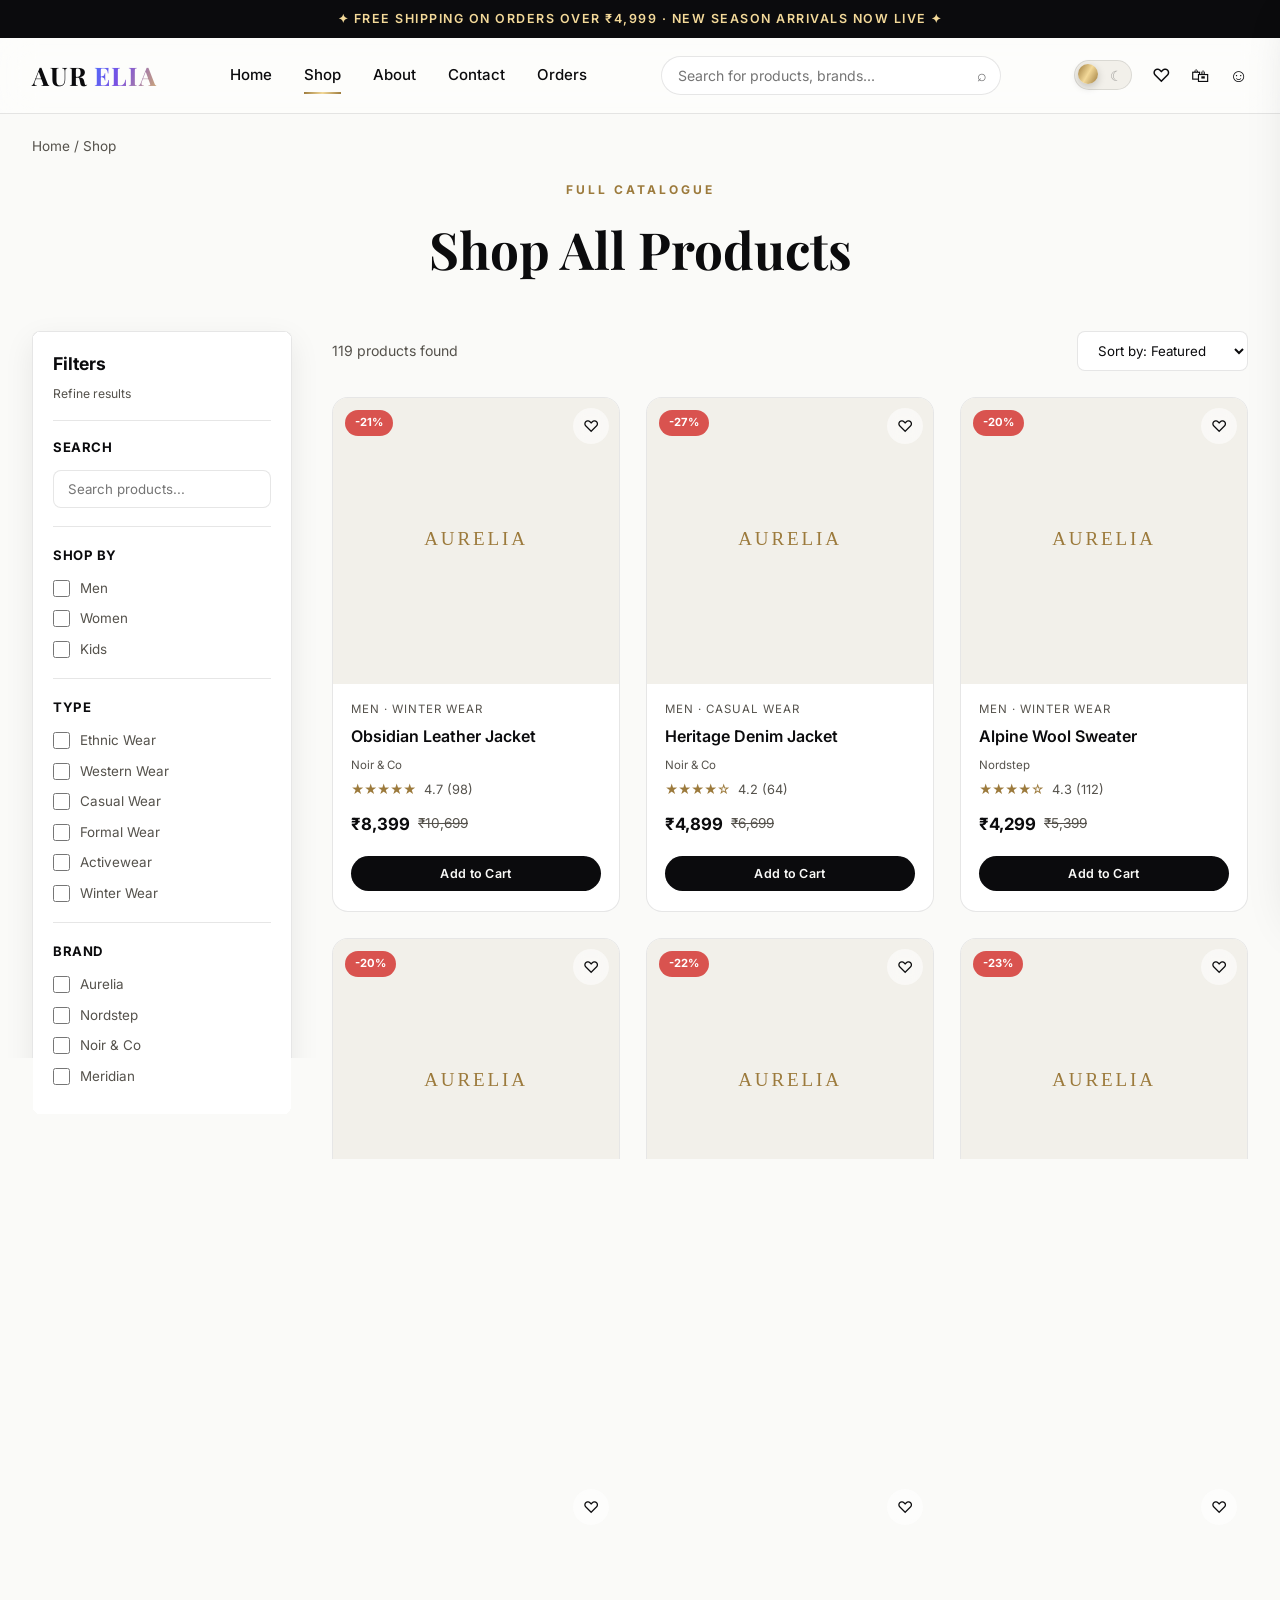
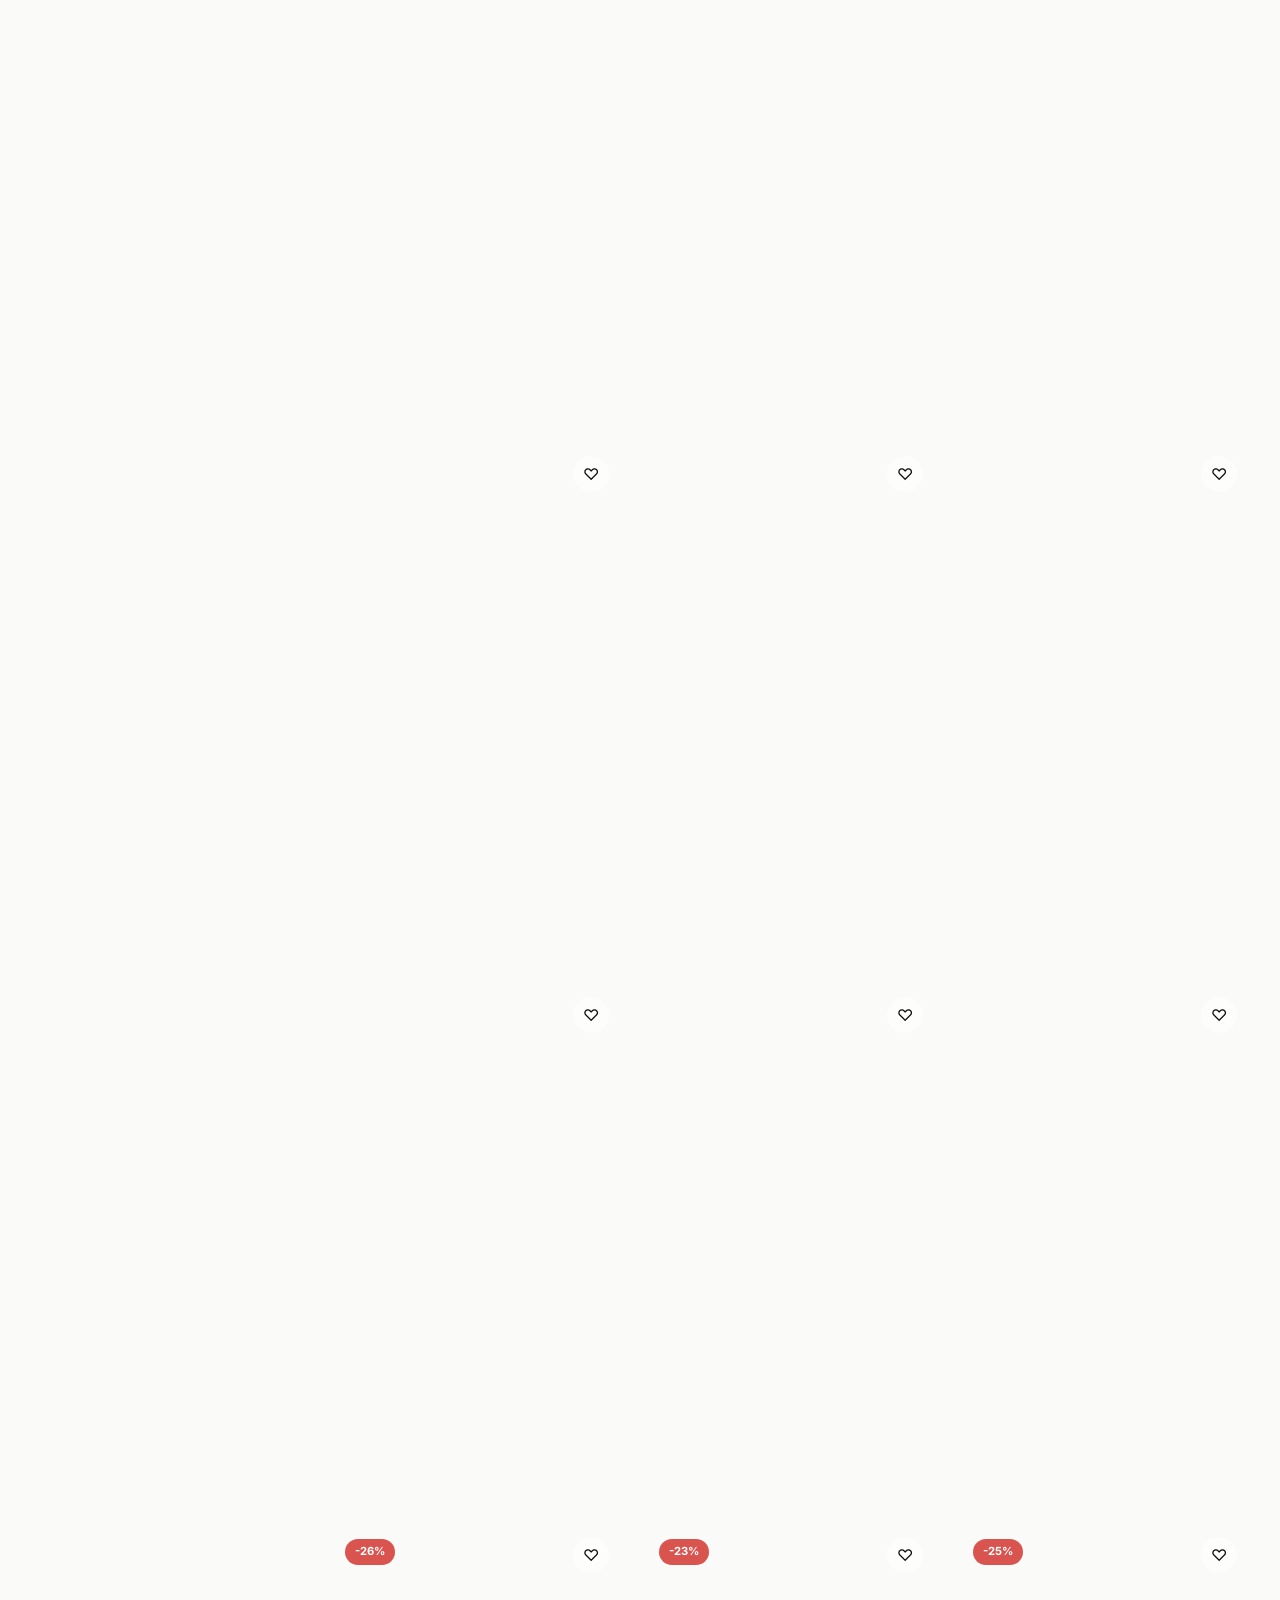
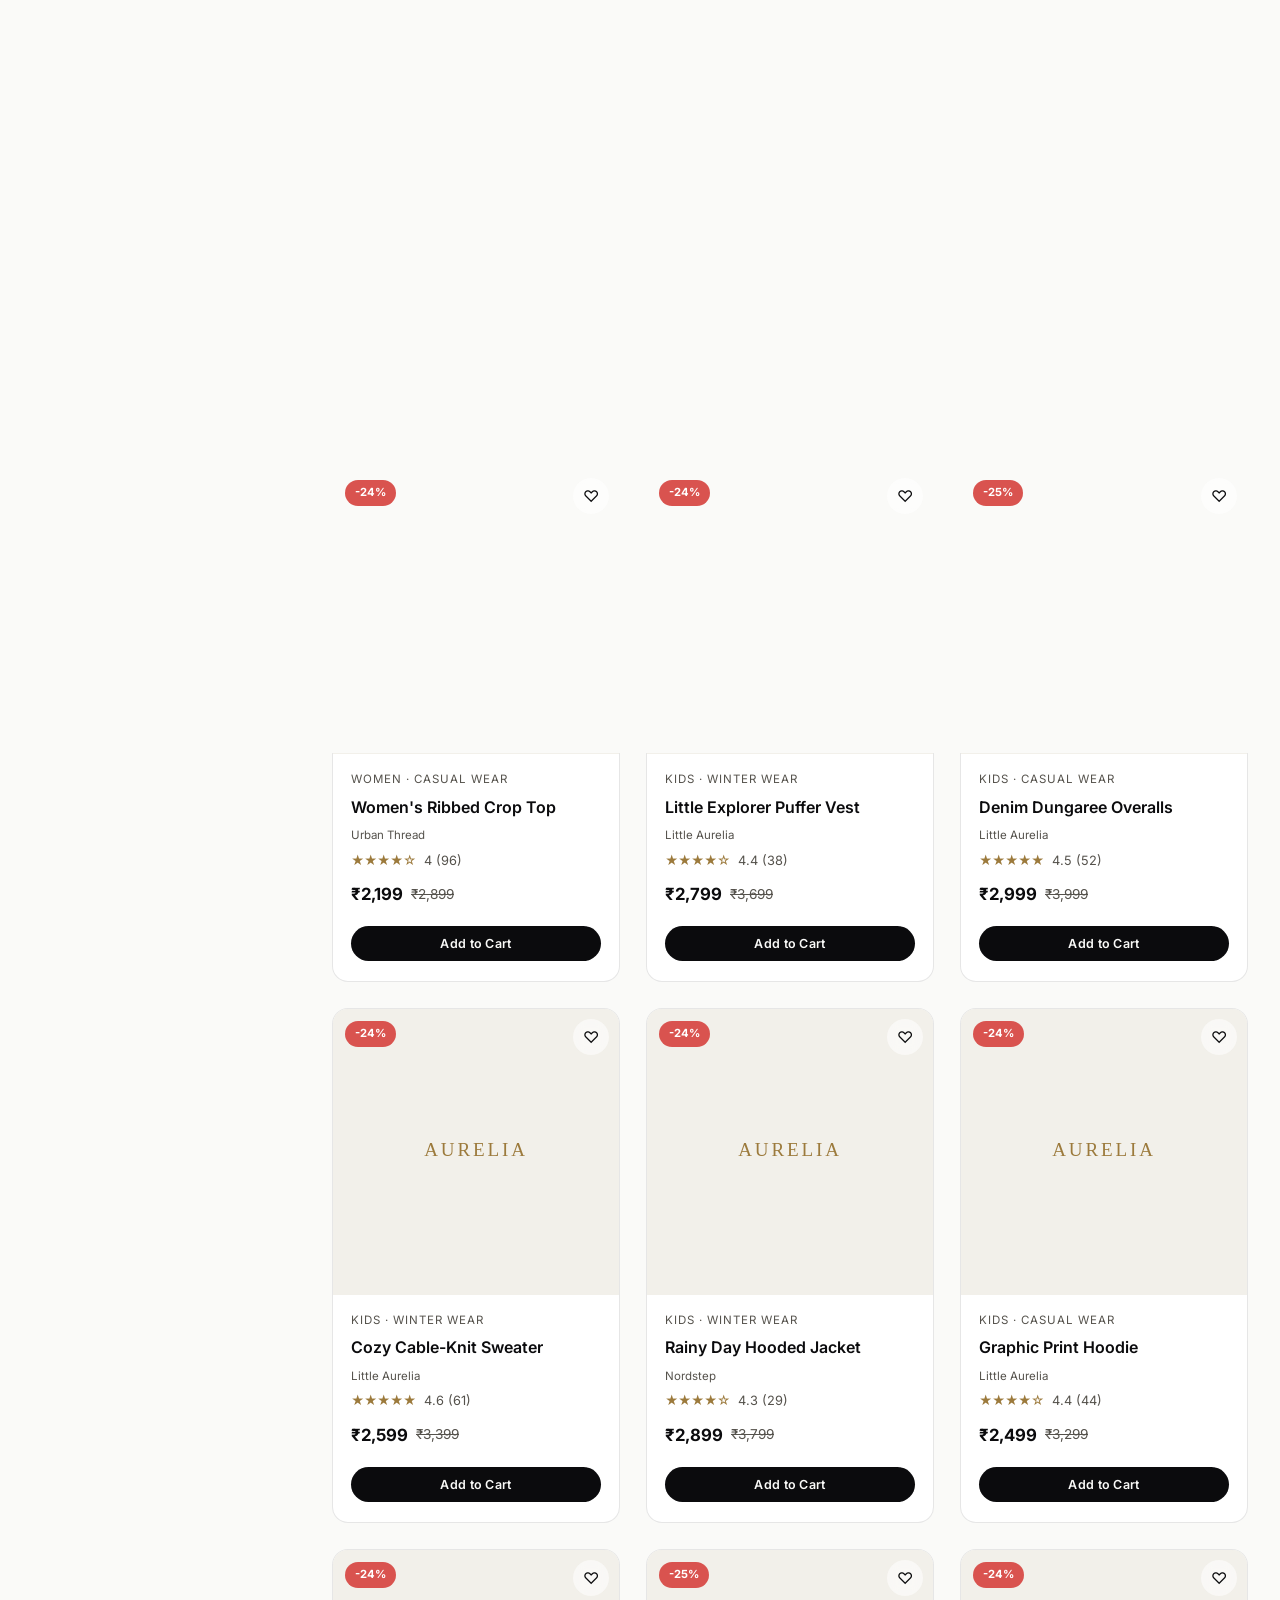
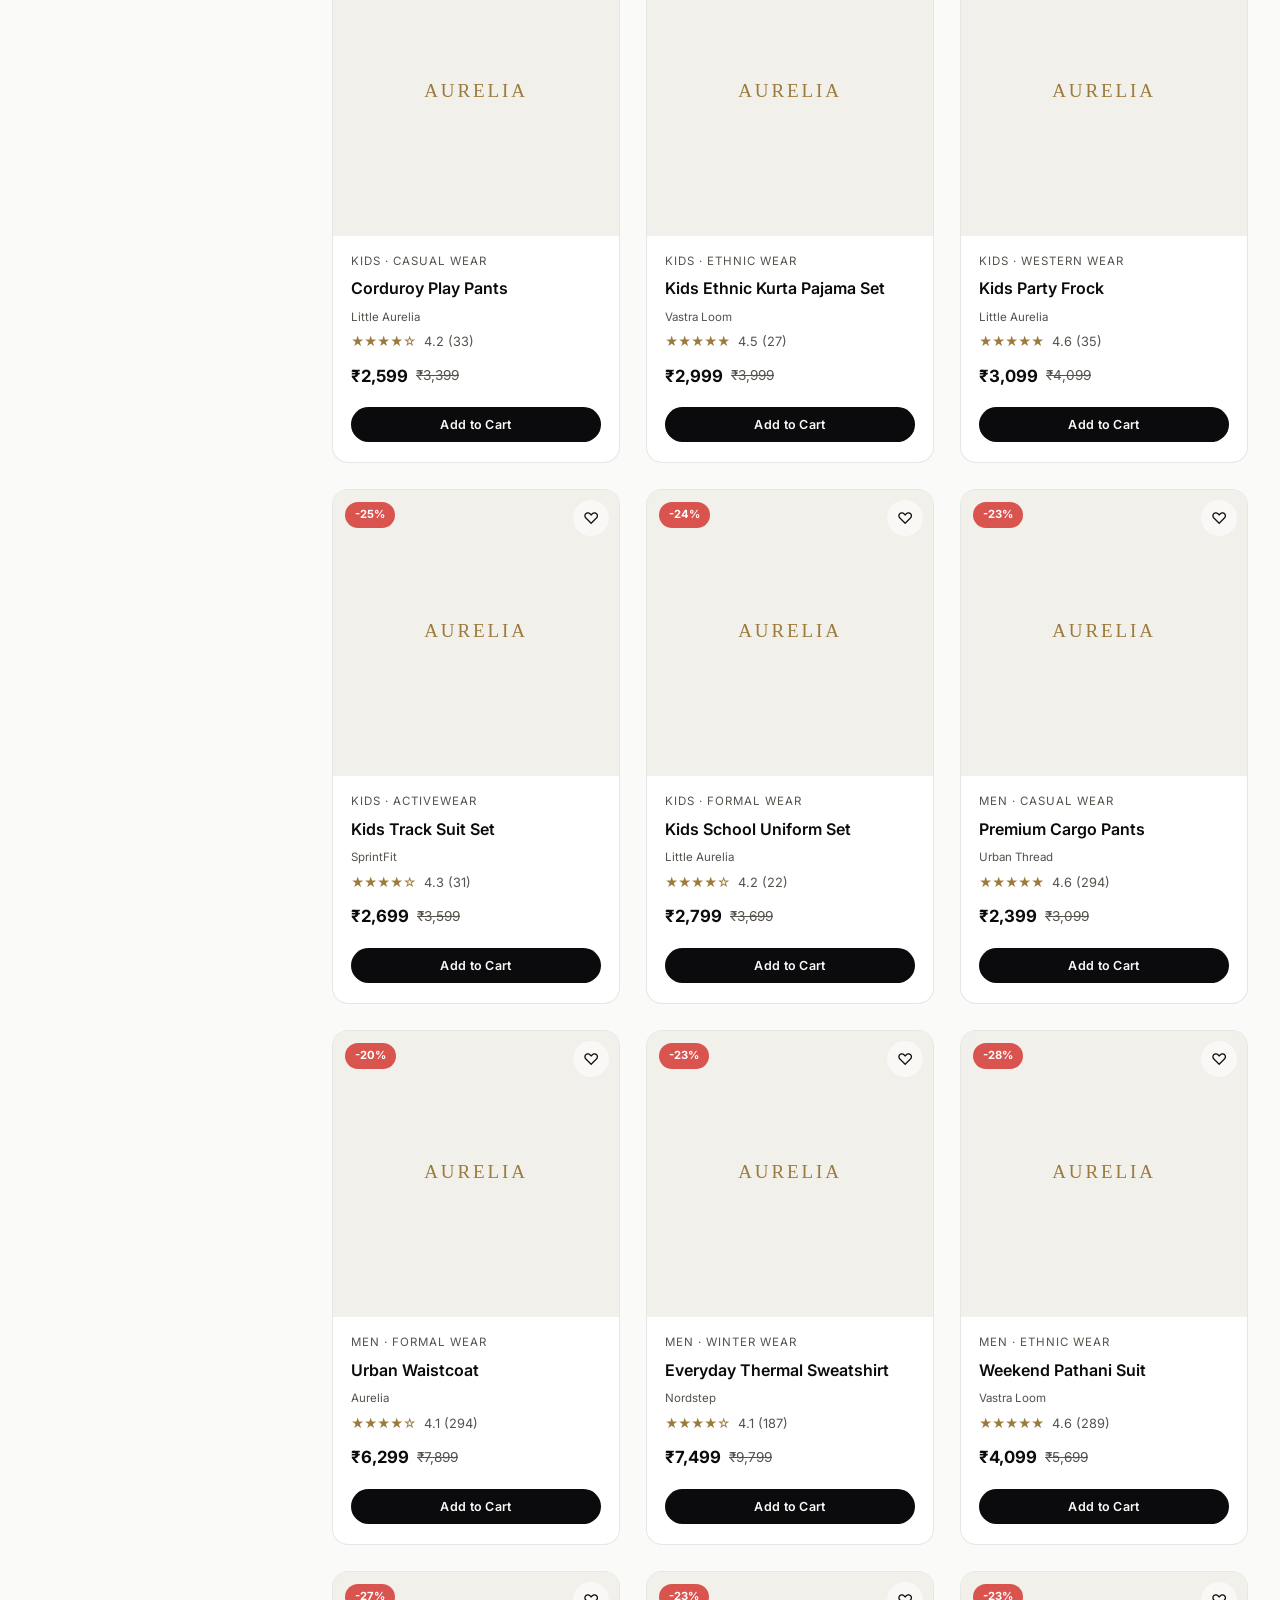
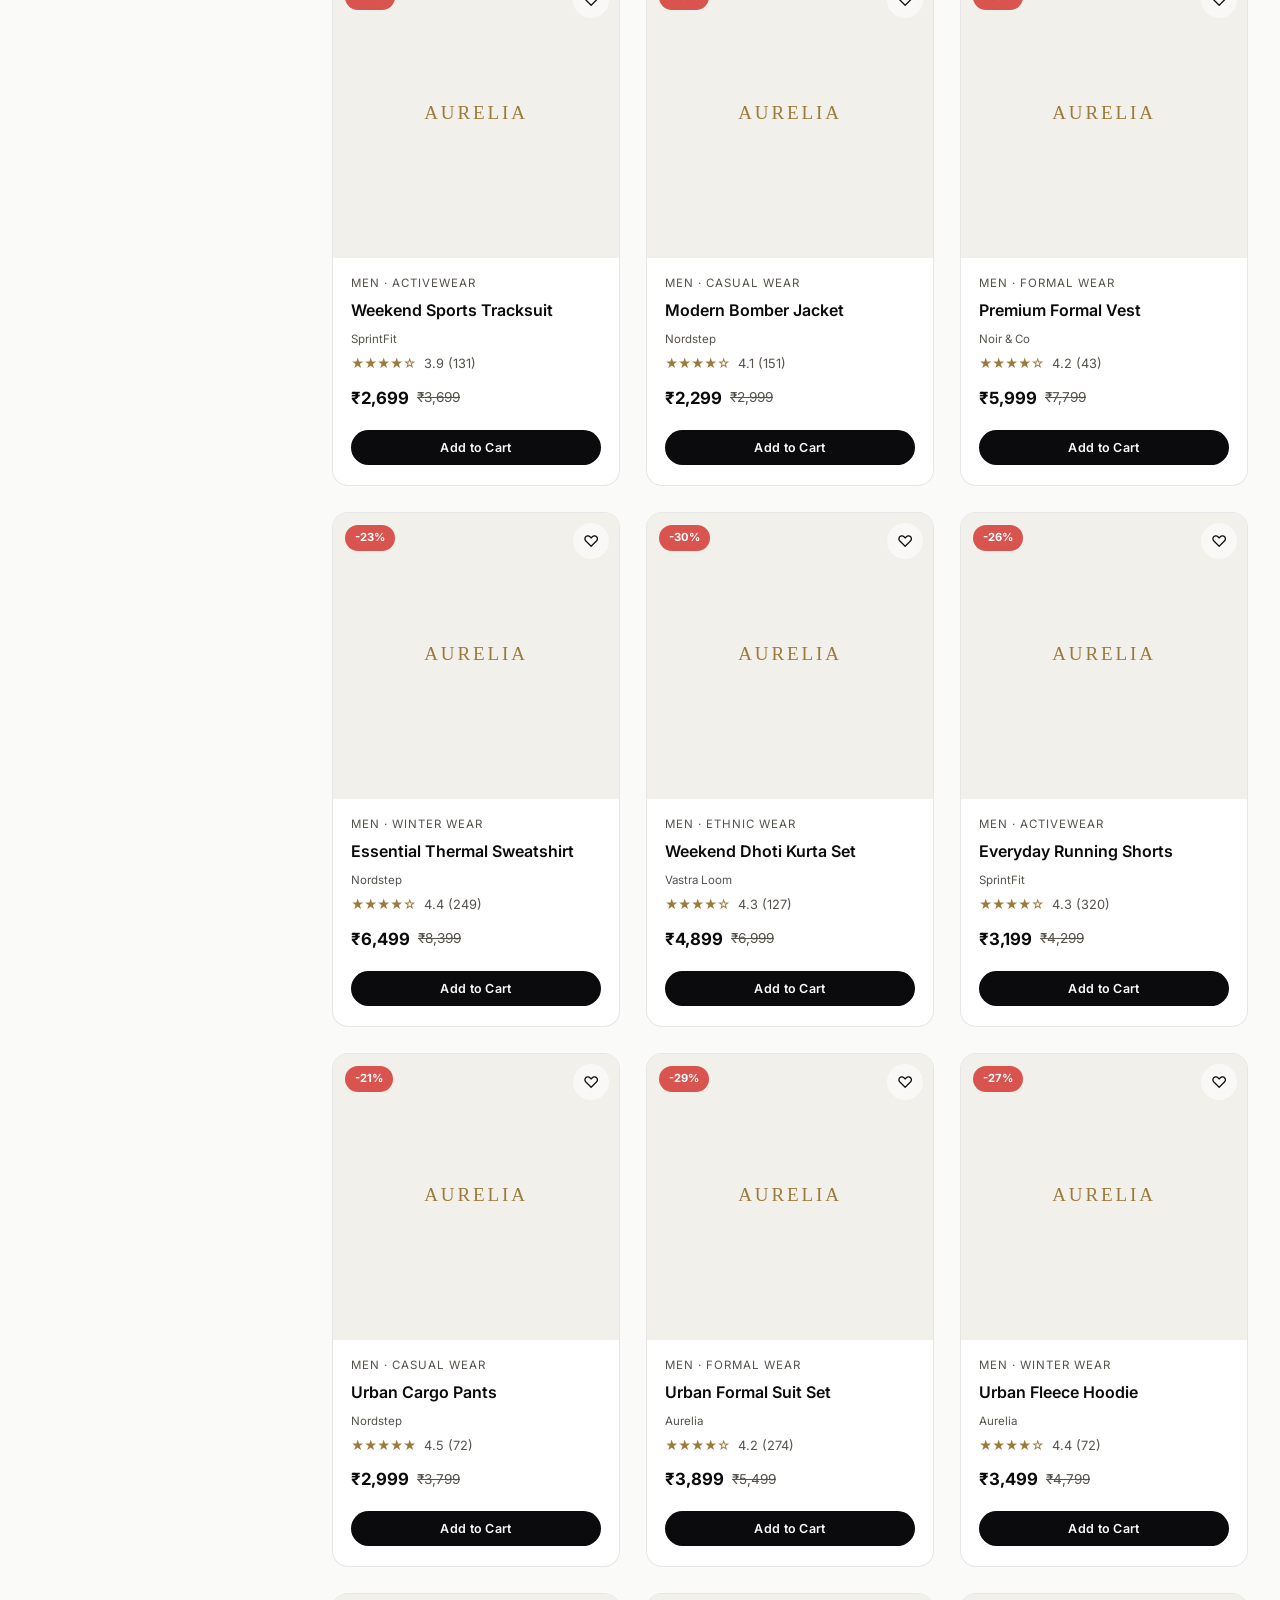
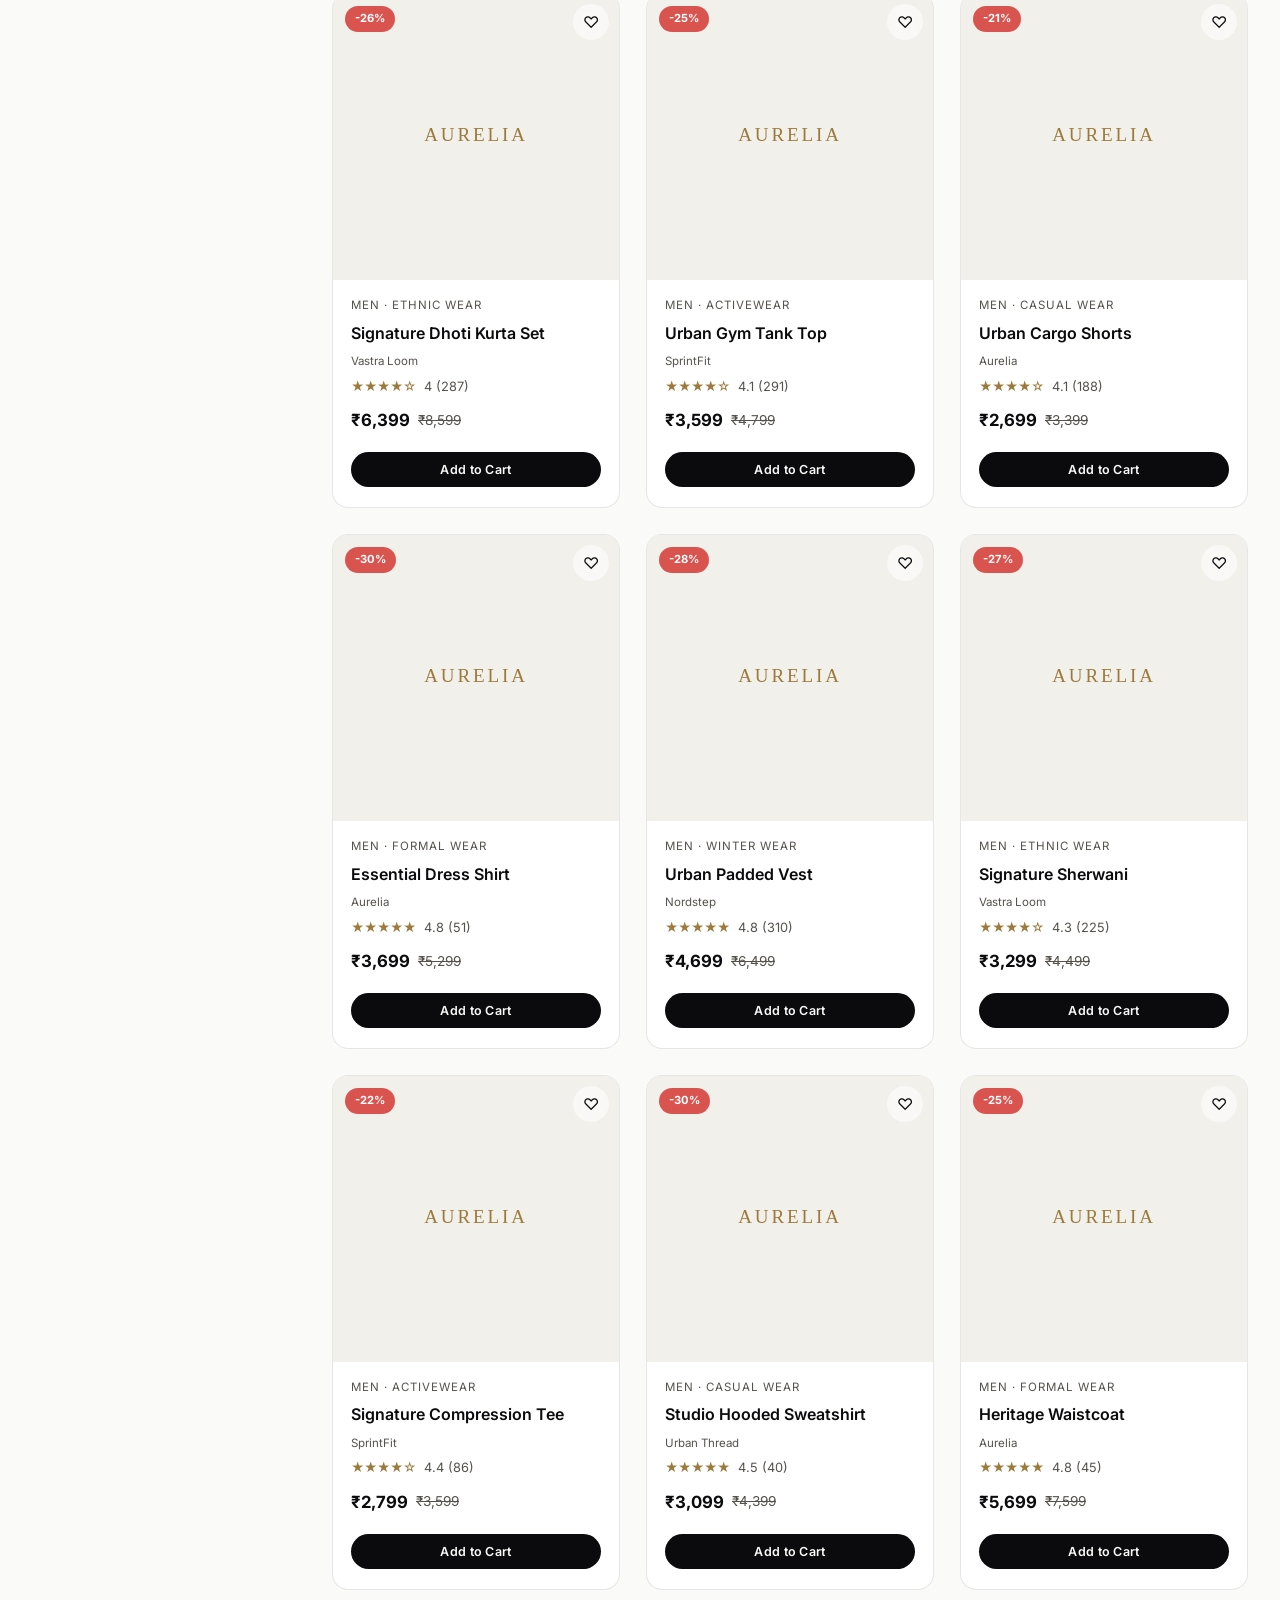
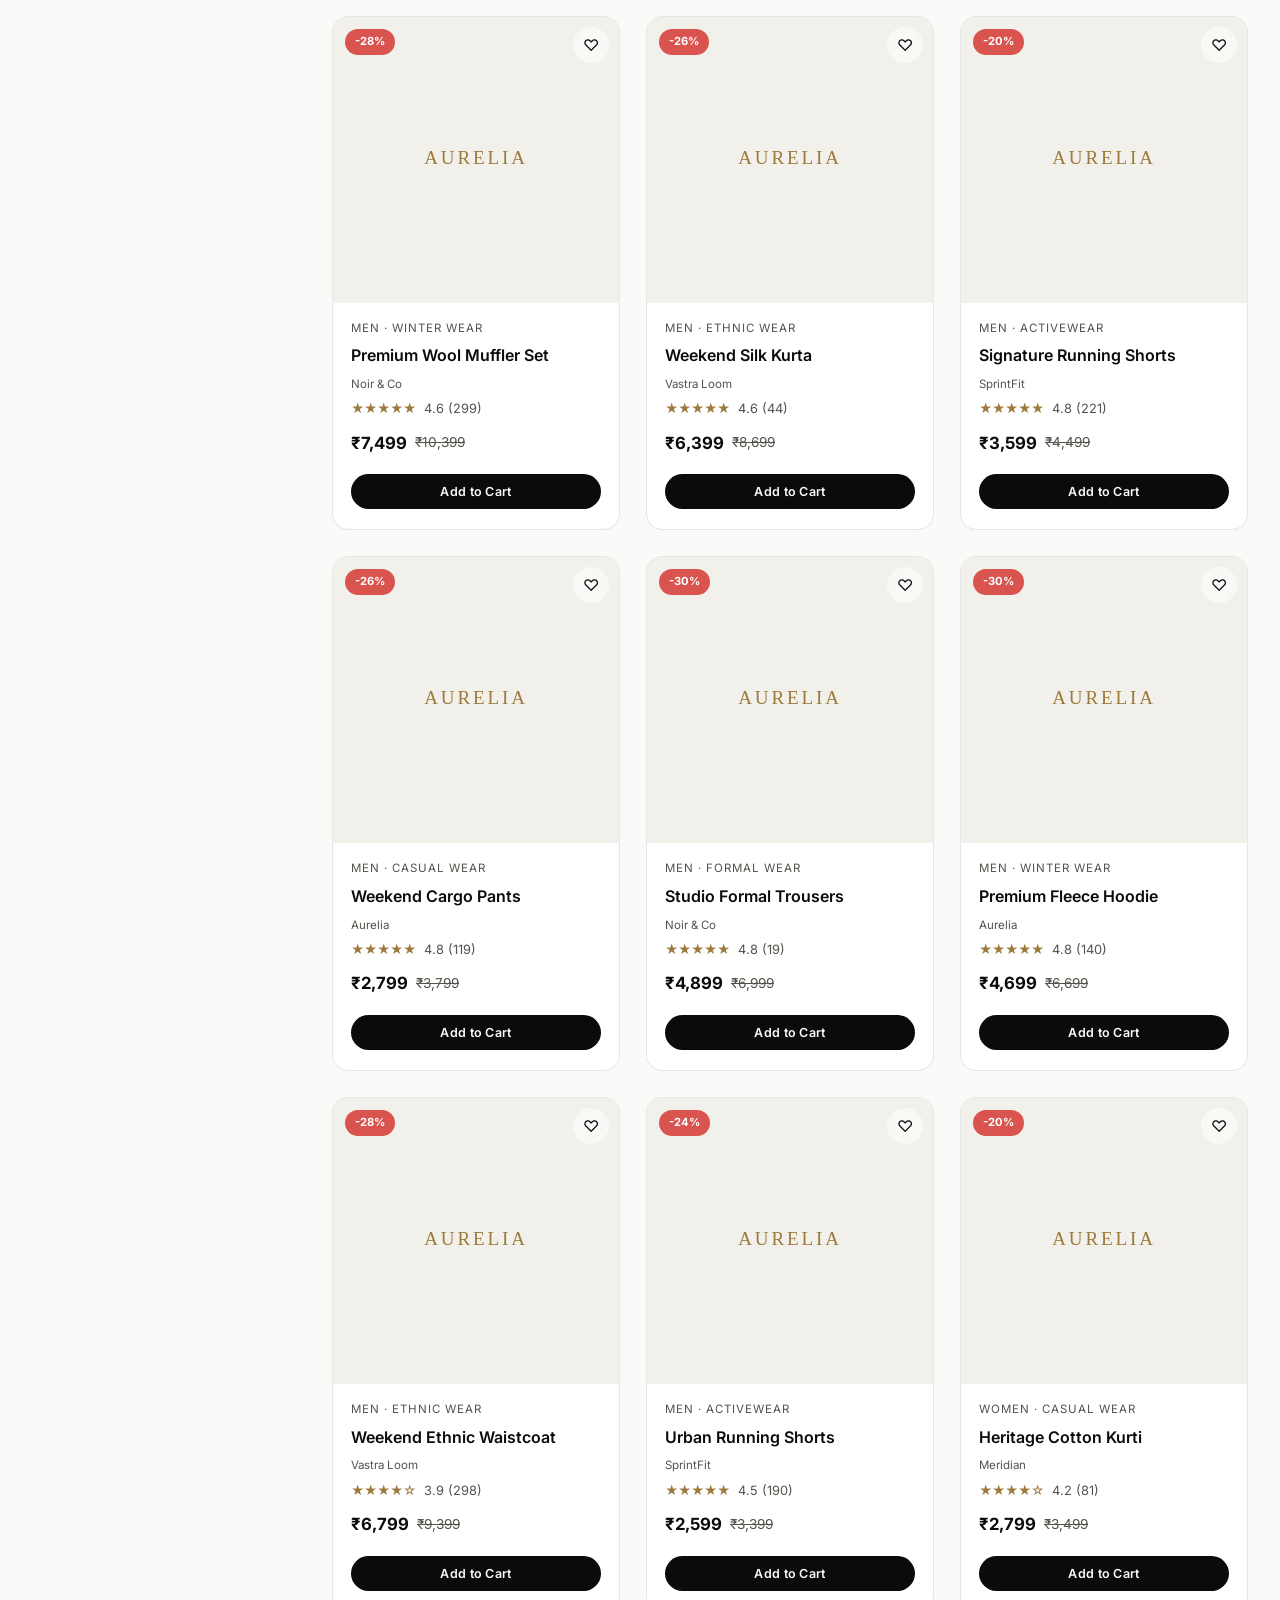
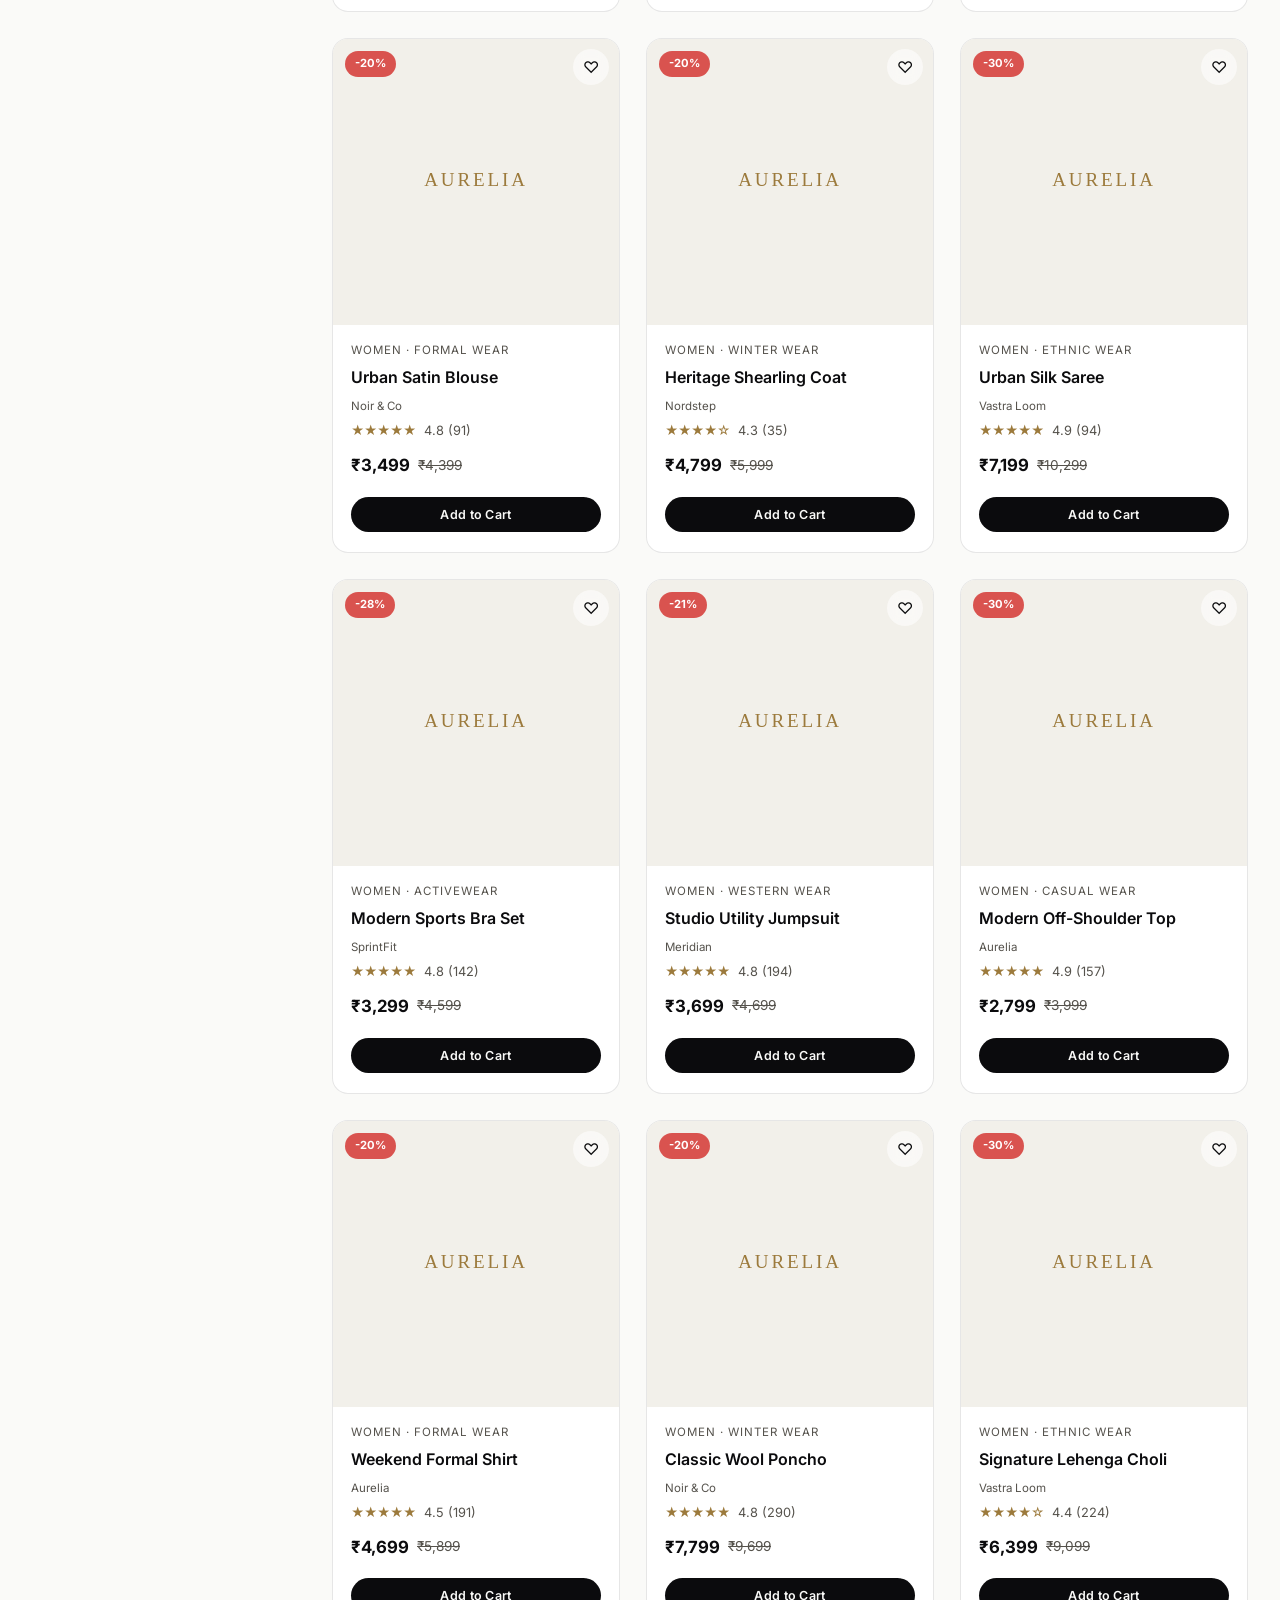
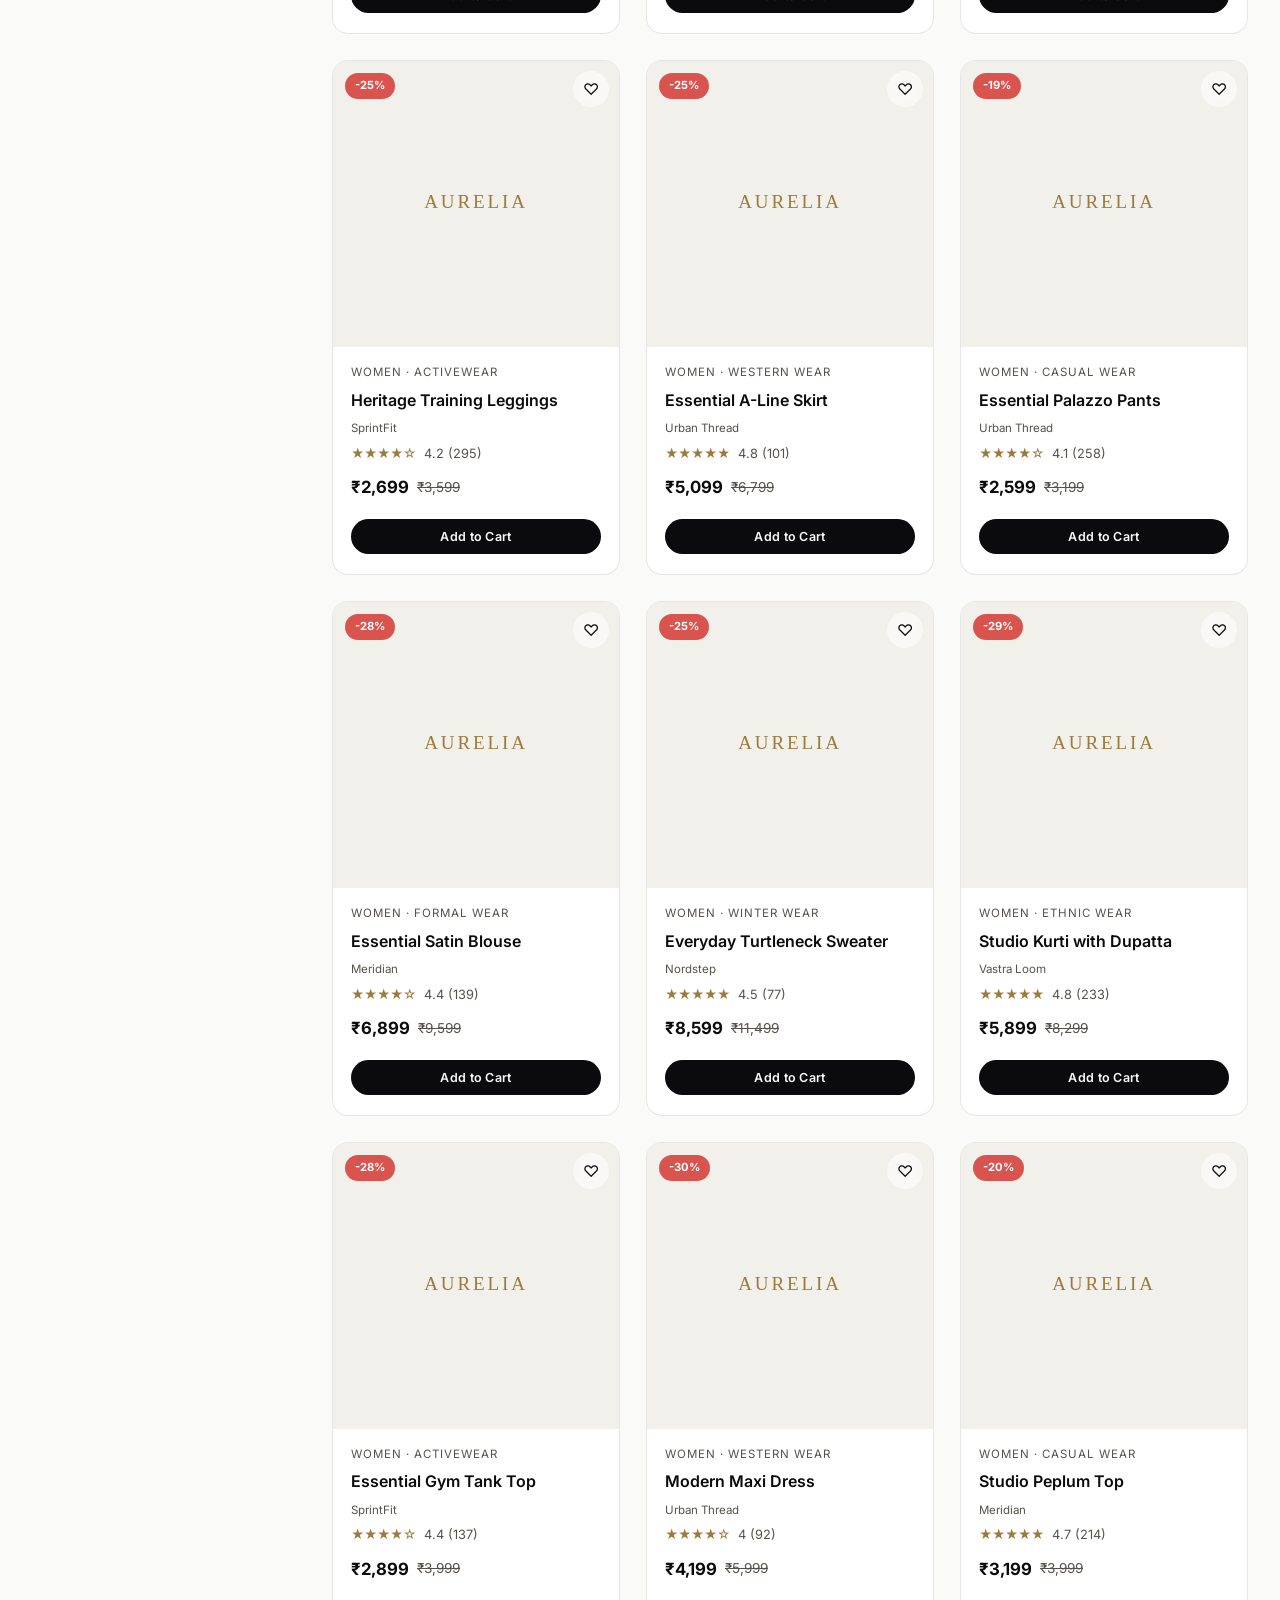
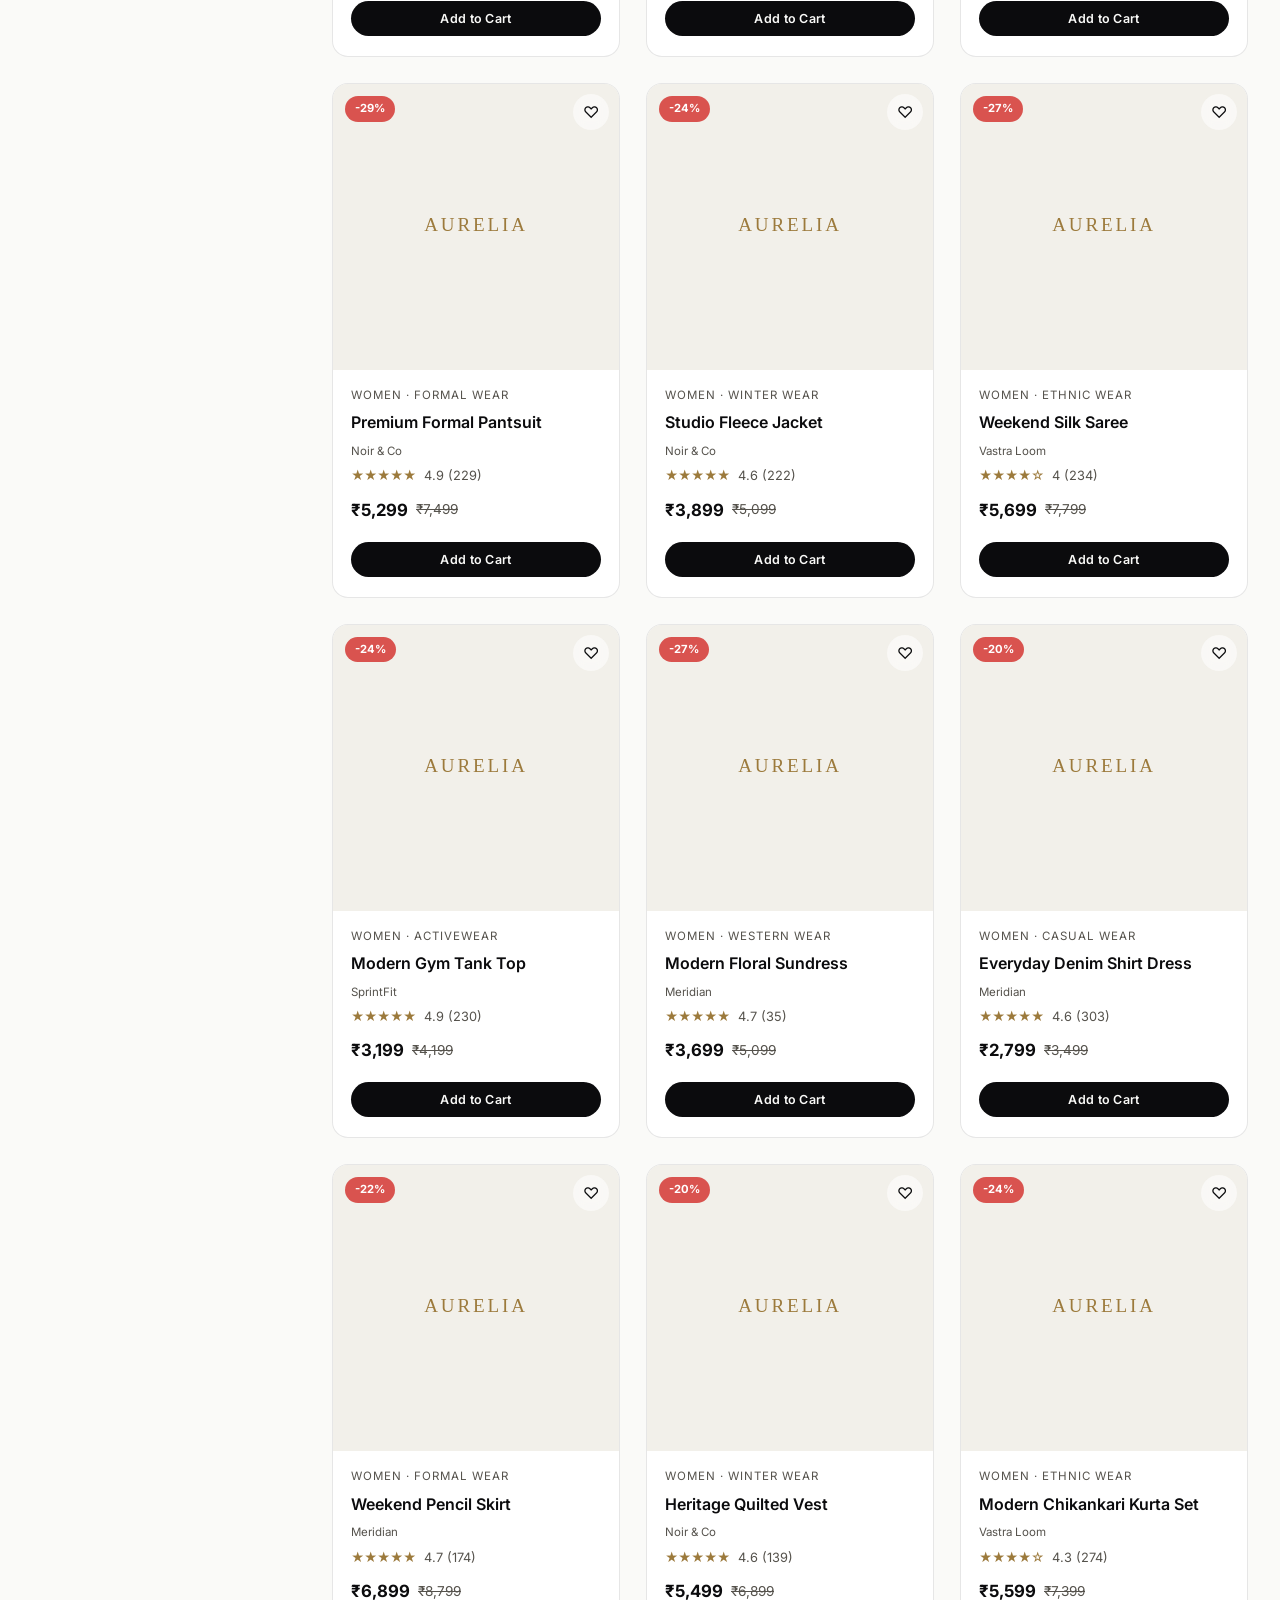
<file: products.html>
<!DOCTYPE html>
<html lang="en" data-theme="light">
<head>
<meta charset="UTF-8">
<meta name="viewport" content="width=device-width, initial-scale=1.0">
<title>Shop All Products — Aurelia</title>
<link rel="stylesheet" href="css/style.css">
<link rel="stylesheet" href="css/product.css">
<link rel="stylesheet" href="css/responsive.css">
</head>
<body>

<div id="scrollProgress"></div>
<div class="announce-bar">✦ Free shipping on orders over ₹4,999 · New Season Arrivals Now Live ✦</div>

<header class="navbar">
  <div class="container nav-inner">
    <a href="home.html" class="logo">AUR<span>ELIA</span></a>
    <nav class="nav-links">
      <a href="home.html">Home</a>
      <a href="products.html" class="active">Shop</a>
      <a href="about.html">About</a>
      <a href="contact.html">Contact</a>
      <a href="orders.html">Orders</a>
    </nav>
    <div class="nav-search">
      <input type="search" id="navSearchInput" placeholder="Search for products, brands..." aria-label="Search products" autocomplete="off">
      <span class="icon">⌕</span>
      <div id="searchSuggestions"></div>
    </div>
    <div class="nav-icons">
      <button type="button" class="theme-toggle" id="themeToggle" title="Toggle dark mode" aria-label="Toggle dark mode" aria-pressed="false">
        <span class="theme-icon sun" aria-hidden="true">☀</span>
        <span class="theme-icon moon" aria-hidden="true">☾</span>
        <span class="knob"></span>
      </button>
      <a href="wishlist.html" class="nav-icon" title="Wishlist" aria-label="Wishlist">♡<span class="badge wish-badge">0</span></a>
      <a href="cart.html" class="nav-icon" title="Cart" aria-label="Cart">🛍<span class="badge cart-badge">0</span></a>
      <a href="login.html" class="nav-icon" title="Account" aria-label="Account">☺</a>
      <button type="button" class="hamburger" aria-label="Open menu" aria-expanded="false" aria-controls="navDrawer">☰</button>
    </div>
  </div>
</header>

<div class="drawer-overlay" id="drawerOverlay"></div>
<nav class="nav-drawer" id="navDrawer" aria-label="Mobile menu">
  <button type="button" class="nav-drawer-close" aria-label="Close menu">✕</button>
  <a href="home.html">Home</a>
  <a href="products.html">Shop</a>
  <a href="about.html">About</a>
  <a href="contact.html">Contact</a>
  <a href="orders.html">Orders</a>
  <a href="wishlist.html">Wishlist</a>
  <a href="cart.html">Cart</a>
  <a href="login.html">Login</a>
</nav>

<div class="container">
  <div class="breadcrumb"><a href="home.html">Home</a> / <span>Shop</span></div>
</div>

<div class="page-hero" style="padding-top:0;">
  <div class="container">
    <span class="eyebrow">Full Catalogue</span>
    <h1>Shop All Products</h1>
  </div>
</div>

<section class="section" style="padding-top:20px;">
  <button class="mobile-filter-toggle" id="mobileFilterToggle" type="button" aria-expanded="false" aria-controls="productFilters">
    <span>Filters</span><span aria-hidden="true">⌄</span>
  </button>
  <div class="container shop-layout">

    <!-- Filters -->
    <aside class="filter-panel" id="productFilters">
      <div class="filter-panel-head">
        <div><h3>Filters</h3><span>Refine results</span></div>
        <button class="filter-close" id="filterClose" type="button">Close Filters</button>
      </div>
      <div class="filter-group search-filter-group">
        <h4>Search</h4>
        <input type="search" id="pageSearchInput" class="page-search" placeholder="Search products..." aria-label="Search products">
      </div>
      <div class="filter-group">
        <h4>Shop By</h4>
        <label><input type="checkbox" class="filter-section" value="Men"> Men</label>
        <label><input type="checkbox" class="filter-section" value="Women"> Women</label>
        <label><input type="checkbox" class="filter-section" value="Kids"> Kids</label>
      </div>
      <div class="filter-group">
        <h4>Type</h4>
        <label><input type="checkbox" class="filter-type" value="Ethnic Wear"> Ethnic Wear</label>
        <label><input type="checkbox" class="filter-type" value="Western Wear"> Western Wear</label>
        <label><input type="checkbox" class="filter-type" value="Casual Wear"> Casual Wear</label>
        <label><input type="checkbox" class="filter-type" value="Formal Wear"> Formal Wear</label>
        <label><input type="checkbox" class="filter-type" value="Activewear"> Activewear</label>
        <label><input type="checkbox" class="filter-type" value="Winter Wear"> Winter Wear</label>
      </div>
      <div class="filter-group">
        <h4>Brand</h4>
        <label><input type="checkbox" class="filter-brand" value="Aurelia"> Aurelia</label>
        <label><input type="checkbox" class="filter-brand" value="Nordstep"> Nordstep</label>
        <label><input type="checkbox" class="filter-brand" value="Noir & Co"> Noir & Co</label>
        <label><input type="checkbox" class="filter-brand" value="Meridian"> Meridian</label>
        <label><input type="checkbox" class="filter-brand" value="Little Aurelia"> Little Aurelia</label>
        <label><input type="checkbox" class="filter-brand" value="Vastra Loom"> Vastra Loom</label>
        <label><input type="checkbox" class="filter-brand" value="SprintFit"> SprintFit</label>
        <label><input type="checkbox" class="filter-brand" value="Urban Thread"> Urban Thread</label>
      </div>
      <div class="filter-group">
        <h4>Price Range</h4>
        <input type="range" min="2000" max="10000" step="100" value="10000" id="priceRange" class="price-range" aria-label="Maximum price">
        <div class="price-vals"><span>₹2,000</span><span id="priceMaxLabel">₹10,000</span></div>
      </div>
      <div class="filter-group">
        <h4>Rating</h4>
        <label><input type="radio" name="rating" class="filter-rating" value="4.5"> 4.5 & up</label>
        <label><input type="radio" name="rating" class="filter-rating" value="4"> 4.0 & up</label>
        <label><input type="radio" name="rating" class="filter-rating" value="3"> 3.0 & up</label>
      </div>
      <div class="filter-actions">
        <button type="button" class="btn btn-outline btn-sm" id="clearFiltersBtn">Clear Filters</button>
        <button class="filter-close filter-close-bottom" id="filterCloseBottom" type="button">Close Filters</button>
      </div>
    </aside>

    <!-- Products -->
    <div>
      <div class="shop-toolbar">
        <span class="result-count" id="resultCount" aria-live="polite"></span>
        <select class="sort-select" id="sortSelect" aria-label="Sort products">
          <option value="featured">Sort by: Featured</option>
          <option value="price-asc">Price: Low to High</option>
          <option value="price-desc">Price: High to Low</option>
          <option value="newest">Newest First</option>
          <option value="rating">Top Rated</option>
        </select>
      </div>
      <div class="product-grid" id="productsGrid"></div>
    </div>

  </div>
</section>

<footer>
  <div class="container">
    <div class="footer-grid">
      <div class="footer-brand">
        <a href="home.html" class="logo" style="color:#fff;">AUR<span>ELIA</span></a>
        <p>A premium shopping destination for jackets, coats, and knitwear curated for the modern lifestyle.</p>
        <div class="social-row"><a href="#" aria-label="Instagram">◎</a><a href="#" aria-label="X (Twitter)">✕</a><a href="#" aria-label="Facebook">f</a><a href="#" aria-label="Pinterest">P</a></div>
      </div>
      <div><h4>Shop</h4><ul><li><a href="products.html">All Products</a></li><li><a href="products.html?section=Men">Men</a></li><li><a href="products.html?section=Women">Women</a></li><li><a href="products.html?section=Kids">Kids</a></li></ul></div>
      <div><h4>Company</h4><ul><li><a href="about.html">About Us</a></li><li><a href="contact.html">Contact</a></li></ul></div>
      <div><h4>Support</h4><ul><li><a href="orders.html">Track Order</a></li><li><a href="#">Returns</a></li></ul></div>
      <div>
        <h4>Newsletter</h4>
        <form class="newsletter-form">
          <input type="email" placeholder="Your email" aria-label="Email address" required><button type="submit">Join</button>
        </form>
      </div>
    </div>
    <div class="footer-bottom"><span>© 2026 Aurelia. All rights reserved.</span><div class="payment-icons"><span>💳</span><span>🏦</span></div></div>
  </div>
</footer>

<button type="button" id="scrollTop" title="Back to top" aria-label="Back to top">↑</button>
<div id="toastContainer"></div>

<div class="modal-overlay" id="quickViewOverlay">
  <button type="button" class="modal-close" onclick="closeQuickView()" aria-label="Close quick view">✕</button>
  <div class="modal-box" id="qvContent"></div>
</div>

<script src="js/products.js"></script>
<script src="js/app.js"></script>
<script src="js/search.js"></script>
<script src="js/slider.js"></script>
</body>
</html>
</file>
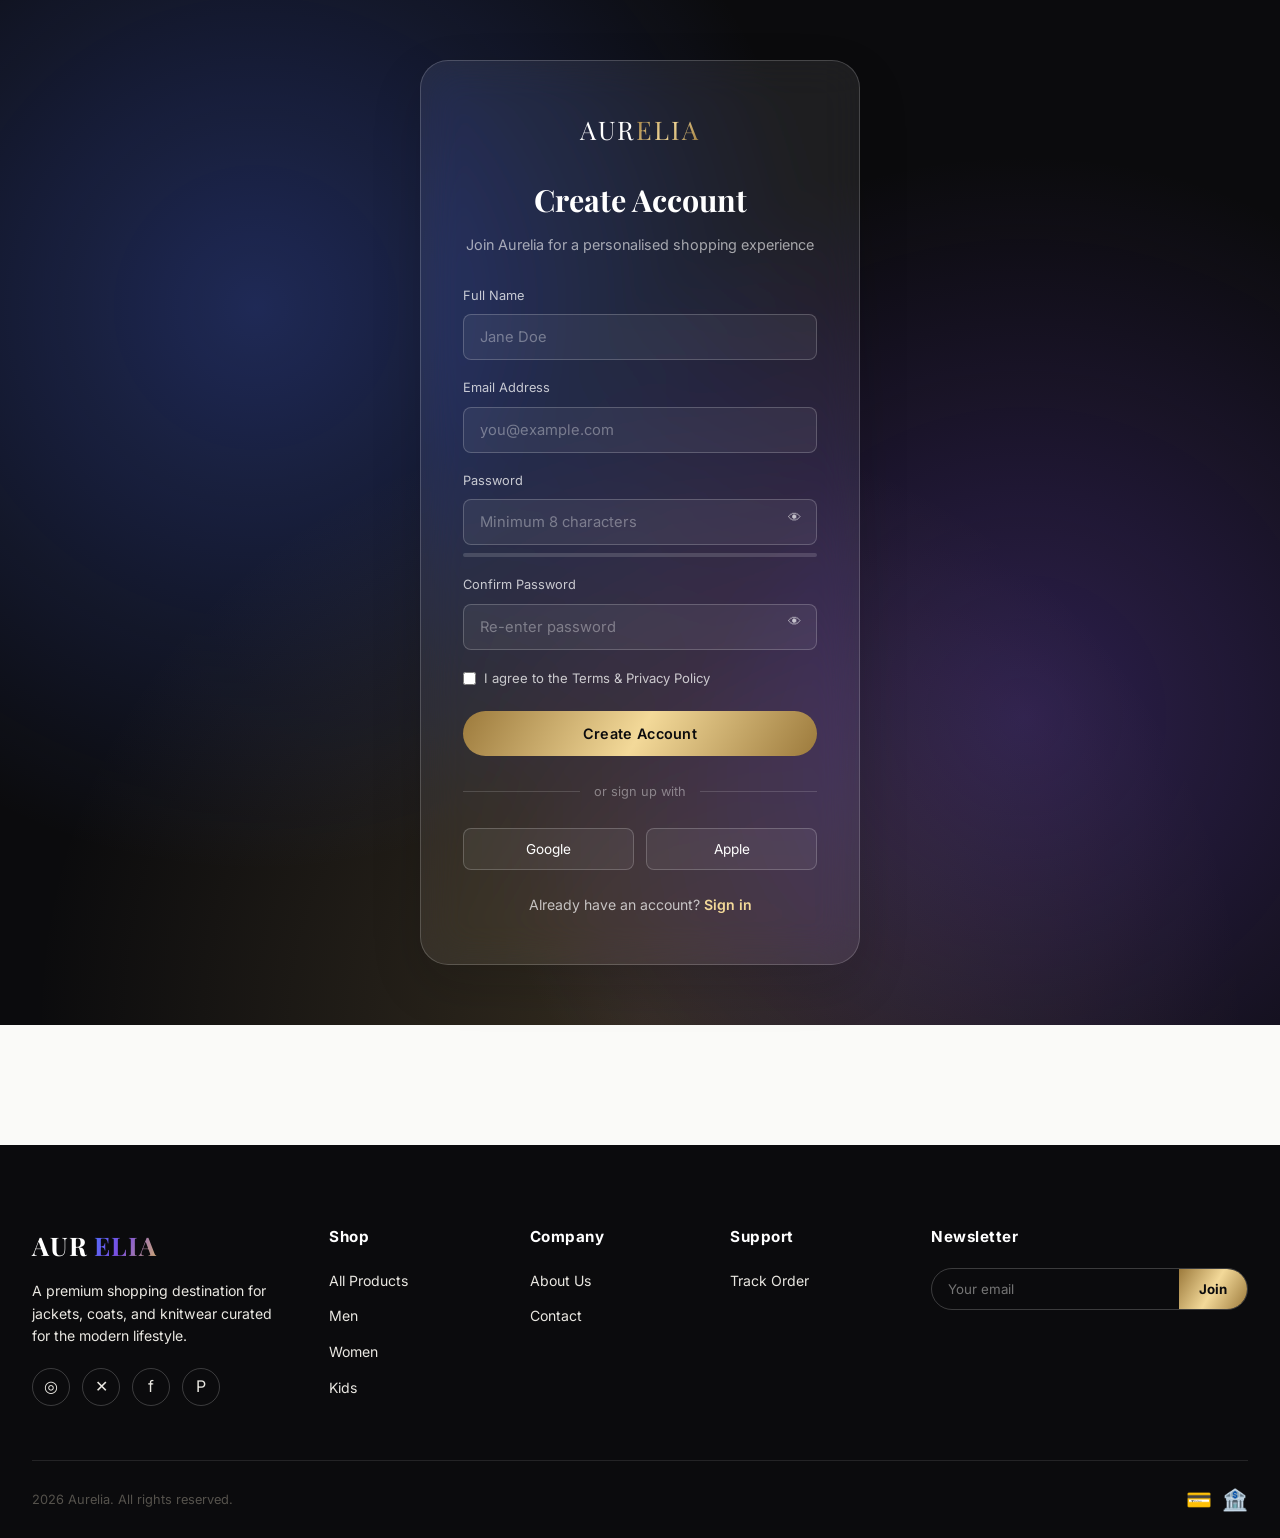
<file: signup.html>
<!DOCTYPE html>
<html lang="en" data-theme="light">
<head>
<meta charset="UTF-8">
<meta name="viewport" content="width=device-width, initial-scale=1.0">
<title>Create Account — Aurelia</title>
<link rel="stylesheet" href="css/style.css">
<link rel="stylesheet" href="css/cart.css">
<link rel="stylesheet" href="css/login.css">
<link rel="stylesheet" href="css/responsive.css">
</head>
<body>

<div class="auth-wrap">
  <div class="auth-bg"></div>
  <div class="auth-card">
    <a href="home.html" class="auth-logo"><span>AUR<em>ELIA</em></span></a>
    <h2>Create Account</h2>
    <p class="sub">Join Aurelia for a personalised shopping experience</p>

    <form id="signupForm" novalidate>
      <div class="auth-field">
        <label for="signupName">Full Name</label>
        <input type="text" id="signupName" placeholder="Jane Doe">
        <span class="error-msg">Enter your full name</span>
      </div>
      <div class="auth-field">
        <label for="signupEmail">Email Address</label>
        <input type="email" id="signupEmail" placeholder="you@example.com">
        <span class="error-msg">Enter a valid email address</span>
      </div>
      <div class="auth-field">
        <label for="signupPassword">Password</label>
        <input type="password" id="signupPassword" placeholder="Minimum 8 characters" autocomplete="new-password">
        <button type="button" class="toggle-pass" aria-label="Show password">👁</button>
        <div class="strength-meter"><i></i></div>
        <span class="error-msg">Password must be at least 8 characters</span>
      </div>
      <div class="auth-field">
        <label for="signupConfirm">Confirm Password</label>
        <input type="password" id="signupConfirm" placeholder="Re-enter password" autocomplete="new-password">
        <button type="button" class="toggle-pass" aria-label="Show password">👁</button>
        <span class="error-msg">Passwords do not match</span>
      </div>
      <div class="auth-row">
        <label style="display:flex;align-items:center;gap:8px;"><input type="checkbox" id="agreeTerms"> I agree to the Terms & Privacy Policy</label>
      </div>
      <button type="submit" class="btn btn-gold btn-block ripple">Create Account</button>
    </form>

    <div class="auth-divider">or sign up with</div>
    <div class="auth-socials">
      <button type="button" onclick="showToast('Google sign-up demo only')">Google</button>
      <button type="button" onclick="showToast('Apple sign-up demo only')">Apple</button>
    </div>

    <p class="auth-footer-link">Already have an account? <a href="login.html">Sign in</a></p>
  </div>
</div>

<div id="toastContainer"></div>

<footer class="auth-footer">
  <div class="container">
    <div class="footer-grid">
      <div class="footer-brand"><a href="home.html" class="logo" style="color:#fff;">AUR<span>ELIA</span></a><p>A premium shopping destination for jackets, coats, and knitwear curated for the modern lifestyle.</p><div class="social-row"><a href="#" aria-label="Instagram">◎</a><a href="#" aria-label="X (Twitter)">✕</a><a href="#" aria-label="Facebook">f</a><a href="#" aria-label="Pinterest">P</a></div></div>
      <div><h4>Shop</h4><ul><li><a href="products.html">All Products</a></li><li><a href="products.html?section=Men">Men</a></li><li><a href="products.html?section=Women">Women</a></li><li><a href="products.html?section=Kids">Kids</a></li></ul></div>
      <div><h4>Company</h4><ul><li><a href="about.html">About Us</a></li><li><a href="contact.html">Contact</a></li></ul></div>
      <div><h4>Support</h4><ul><li><a href="orders.html">Track Order</a></li></ul></div>
      <div><h4>Newsletter</h4><form class="newsletter-form"><input type="email" placeholder="Your email" aria-label="Email address" required><button type="submit">Join</button></form></div>
    </div>
    <div class="footer-bottom"><span> 2026 Aurelia. All rights reserved.</span><div class="payment-icons"><span>💳</span><span>🏦</span></div></div>
  </div>
</footer>

<script src="js/products.js"></script>
<script src="js/app.js"></script>
<script src="js/login.js"></script>
</body>
</html>
</file>
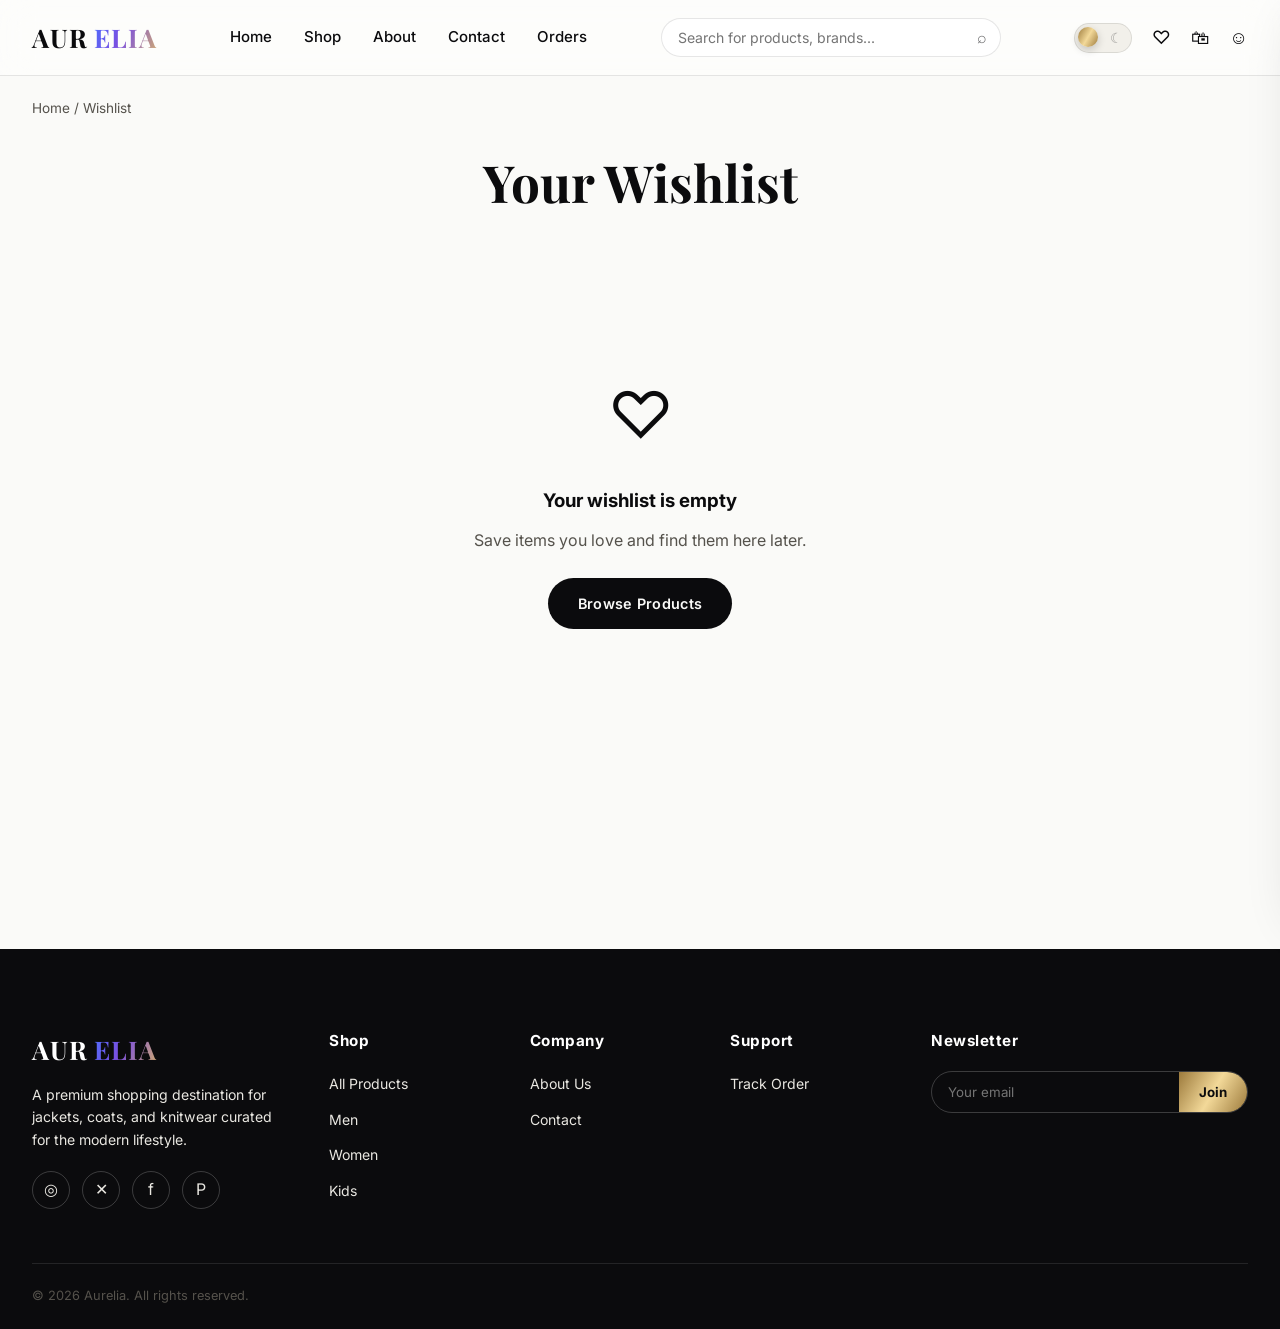
<file: wishlist.html>
<!DOCTYPE html>
<html lang="en" data-theme="light">
<head>
<meta charset="UTF-8">
<meta name="viewport" content="width=device-width, initial-scale=1.0">
<title>Your Wishlist — Aurelia</title>
<link rel="stylesheet" href="css/style.css">
<link rel="stylesheet" href="css/cart.css">
<link rel="stylesheet" href="css/responsive.css">
</head>
<body>

<div id="scrollProgress"></div>

<header class="navbar">
  <div class="container nav-inner">
    <a href="home.html" class="logo">AUR<span>ELIA</span></a>
    <nav class="nav-links">
      <a href="home.html">Home</a>
      <a href="products.html">Shop</a>
      <a href="about.html">About</a>
      <a href="contact.html">Contact</a>
      <a href="orders.html">Orders</a>
    </nav>
    <div class="nav-search">
      <input type="search" id="navSearchInput" placeholder="Search for products, brands..." aria-label="Search products" autocomplete="off">
      <span class="icon">⌕</span>
      <div id="searchSuggestions"></div>
    </div>
    <div class="nav-icons">
      <button type="button" class="theme-toggle" id="themeToggle" title="Toggle dark mode" aria-label="Toggle dark mode" aria-pressed="false">
        <span class="theme-icon sun" aria-hidden="true">☀</span>
        <span class="theme-icon moon" aria-hidden="true">☾</span>
        <span class="knob"></span>
      </button>
      <a href="wishlist.html" class="nav-icon" title="Wishlist" aria-label="Wishlist">♡<span class="badge wish-badge">0</span></a>
      <a href="cart.html" class="nav-icon" title="Cart" aria-label="Cart">🛍<span class="badge cart-badge">0</span></a>
      <a href="login.html" class="nav-icon" title="Account" aria-label="Account">☺</a>
      <button type="button" class="hamburger" aria-label="Open menu" aria-expanded="false" aria-controls="navDrawer">☰</button>
    </div>
  </div>
</header>

<div class="drawer-overlay" id="drawerOverlay"></div>
<nav class="nav-drawer" id="navDrawer" aria-label="Mobile menu">
  <button type="button" class="nav-drawer-close" aria-label="Close menu">✕</button>
  <a href="home.html">Home</a><a href="products.html">Shop</a><a href="about.html">About</a>
  <a href="contact.html">Contact</a><a href="orders.html">Orders</a><a href="wishlist.html">Wishlist</a>
  <a href="cart.html">Cart</a><a href="login.html">Login</a>
</nav>

<div class="container"><div class="breadcrumb"><a href="home.html">Home</a> / <span>Wishlist</span></div></div>
<div class="page-hero" style="padding-top:0;"><div class="container"><h1>Your Wishlist</h1></div></div>

<section class="section" style="padding-top:20px;">
  <div class="container" id="wishlistWrap">
    <div class="wishlist-grid" id="wishlistGrid"></div>
  </div>
</section>

<footer>
  <div class="container">
    <div class="footer-grid">
      <div class="footer-brand">
        <a href="home.html" class="logo" style="color:#fff;">AUR<span>ELIA</span></a>
        <p>A premium shopping destination for jackets, coats, and knitwear curated for the modern lifestyle.</p>
        <div class="social-row"><a href="#" aria-label="Instagram">◎</a><a href="#" aria-label="X (Twitter)">✕</a><a href="#" aria-label="Facebook">f</a><a href="#" aria-label="Pinterest">P</a></div>
      </div>
      <div><h4>Shop</h4><ul><li><a href="products.html">All Products</a></li><li><a href="products.html?section=Men">Men</a></li><li><a href="products.html?section=Women">Women</a></li><li><a href="products.html?section=Kids">Kids</a></li></ul></div>
      <div><h4>Company</h4><ul><li><a href="about.html">About Us</a></li><li><a href="contact.html">Contact</a></li></ul></div>
      <div><h4>Support</h4><ul><li><a href="orders.html">Track Order</a></li></ul></div>
      <div><h4>Newsletter</h4>
        <form class="newsletter-form">
          <input type="email" placeholder="Your email" aria-label="Email address" required><button type="submit">Join</button>
        </form>
      </div>
    </div>
    <div class="footer-bottom"><span>© 2026 Aurelia. All rights reserved.</span></div>
  </div>
</footer>

<button type="button" id="scrollTop" title="Back to top" aria-label="Back to top">↑</button>
<div id="toastContainer"></div>

<script src="js/products.js"></script>
<script src="js/app.js"></script>
<script src="js/search.js"></script>
<script src="js/cart.js"></script>
</body>
</html>
</file>
<file: css/index.css>
/* ==========================================================================
   1. FONTS
   ========================================================================== */

@import url('https://fonts.googleapis.com/css2?family=Playfair+Display:ital,wght@0,500;0,600;0,700;0,800;1,600&family=Inter:wght@300;400;500;600;700;800&display=swap');


/* ==========================================================================
   2. DESIGN TOKENS
   Every colour, font and size used on the site is defined once here.
   Change a value in this block and it updates everywhere.
   ========================================================================== */

:root {

  /* ---- Colours ---- */
  --black:       #0b0b0d;
  --black-soft:  #131316;
  --white:       #fafaf8;
  --white-dim:   #e9e7e1;

  --gold:        #d4af6a;
  --gold-bright: #f3d999;
  --gold-deep:   #9c7a3c;

  --blue:        #4c6fff;
  --purple:      #7b4fe0;

  /* ---- Gradients ---- */
  --grad-signature: linear-gradient(115deg, var(--blue) 0%, var(--purple) 45%, var(--gold) 100%);
  --grad-gold:      linear-gradient(120deg, var(--gold-deep), var(--gold-bright), var(--gold-deep));

  /* ---- Surfaces (light mode is the default) ---- */
  --bg:            var(--white);
  --bg-alt:        #f2f0ea;
  --surface:       #ffffff;
  --surface-glass: rgba(255, 255, 255, 0.55);
  --text:          var(--black);
  --border:        rgba(11, 11, 13, 0.1);

  /* ---- Type ---- */
  --font-display: 'Playfair Display', serif;
  --font-body:    'Inter', sans-serif;

  /* ---- Layout ---- */
  --radius-s:  8px;
  --radius-m:  16px;
  --radius-l:  28px;
  --nav-h:     76px;
  --container: 1280px;

  /* ---- Shadows ---- */
  --shadow-soft: 0 10px 30px rgba(11, 11, 13, 0.08);
  --shadow-hard: 0 20px 50px rgba(11, 11, 13, 0.16);
}


/* ==========================================================================
   3. DARK THEME TOKENS
   Only the values that actually change are re-declared here.
   ========================================================================== */

[data-theme="dark"] {
  --bg:            var(--black);
  --bg-alt:        var(--black-soft);
  --surface:       #17171b;
  --surface-glass: rgba(255, 255, 255, 0.06);
  --text:          var(--white);
  --text-dim:      #a9a6a0;
  --border:        rgba(255, 255, 255, 0.12);

  --shadow-soft: 0 10px 30px rgba(0, 0, 0, 0.4);
  --shadow-hard: 0 20px 60px rgba(0, 0, 0, 0.6);
}


/* ==========================================================================
   4. RESET & BASE ELEMENTS
   ========================================================================== */

*,
*::before,
*::after {
  box-sizing: border-box;
  margin: 0;
  padding: 0;
}

body {
  font-family: var(--font-body);
  background: var(--bg);
  color: var(--text);
  line-height: 1.6;
  overflow-x: hidden;
  transition: background .4s ease, color .4s ease;
}

img {
  max-width: 100%;
  display: block;
}

a {
  text-decoration: none;
  color: inherit;
}

ul {
  list-style: none;
}

button {
  font-family: inherit;
  cursor: pointer;

  color: inherit;
}

input,
select,
textarea {
  font-family: inherit;
}

::selection {
  background: var(--gold);
  color: var(--black);
}


/* ---- Scrollbar ---- */

::-webkit-scrollbar {
  width: 5px;
}

::-webkit-scrollbar-track {
  background: var(--bg-alt);
}

::-webkit-scrollbar-thumb {
  background: var(--grad-gold);
  border-radius: 10px;
}


/* ==========================================================================
   5. LAYOUT HELPERS
   ========================================================================== */

.container {
  max-width: var(--container);
  margin: 0 auto;
  padding: 0 32px;
}

/* ==========================================================================
   7. PRELOADER
   Full-screen cover shown while the page loads.
   ========================================================================== */

/* loading.html only. Paints the page canvas black from the very first frame,
   so nothing white can show through before/around the loader. */
body.is-loading {
  background: var(--black);
  color: var(--white);
}

#preloader {
  position: fixed;
  inset: 0;
  z-index: 9999;
  background: var(--black);

  display: flex;
  flex-direction: column;
  align-items: center;
  justify-content: center;
  gap: 14px;
}

.pre-mark {
  font-family: var(--font-display);
  font-size: 2.4rem;
  color: var(--gold-bright);
  letter-spacing: 6px;
}

.pre-line {
  width: 120px;
  height: 2px;
  background: rgba(255, 255, 255, 0.15);
  border-radius: 2px;
  position: relative;
  overflow: hidden;
}

/* The gold bar that sweeps across .pre-line */
.pre-line::after {
  content: '';
  position: absolute;
  inset: 0;
  width: 40%;
  background: var(--grad-gold);
  animation: loadbar 2s ease-in-out infinite;
}

@keyframes loadbar {
  0%   { left: -40%; }
  100% { left: 100%; }
}

/* ==========================================================================
   8. ANNOUNCEMENT BAR
   ========================================================================== */

.announce-bar {
  background: var(--black);
  color: var(--gold-bright);
  text-align: center;
  font-size: .78rem;
  font-weight: bolder;
  letter-spacing: 1.5px;
  text-transform: uppercase;
  padding: 9px 0;
}


/* ==========================================================================
   9. NAVBAR
   ========================================================================== */

.navbar {
  position: sticky;
  top: 0;
  z-index: 1000;
  height: var(--nav-h);

  display: flex;
  align-items: center;

  background: var(--surface-glass);
  backdrop-filter: blur(16px) saturate(160%);
  -webkit-backdrop-filter: blur(16px) saturate(160%);
  border-bottom: 1px solid var(--border);

  transition: box-shadow .3s ease;
}

.nav-inner {
  width: 100%;
  display: flex;
  align-items: center;
  justify-content: space-between;
  gap: 24px;
}


/* ---- Logo ---- */

.logo {
  font-family: var(--font-display);
  font-weight: 700;
  font-size: 1.6rem;
  letter-spacing: 1px;

  display: flex;
  align-items: center;
  gap: 6px;
}

/* Gradient text effect on the highlighted part of the logo */
.logo span {
  background: var(--grad-signature);
  -webkit-background-clip: text;
  background-clip: text;
  color: transparent;
}


/* ---- Nav links ---- */

.nav-links {
  display: flex;
  gap: 32px;
  font-weight: 500;
  font-size: .94rem;
}

.nav-links a {
  position: relative;
  padding: 6px 0;
}

/* Gold underline that grows on hover */
.nav-links a::after {
  content: '';
  position: absolute;
  left: 0;
  bottom: 0;
  height: 2px;
  background: var(--grad-gold);
  transition: width .3s ease;
}

.nav-links a:hover::after,
.nav-links a.active::after {
  width: 100%;
}


/* ---- Search box ---- */

.nav-search {
  flex: 1;
  max-width: 340px;
  position: relative;
  display: flex;
  align-items: center;
}

.nav-search input {
  width: 100%;
  padding: 10px 40px 10px 16px;
  border: 1px solid var(--border);
  border-radius: 30%;
  background: var(--surface);
  color: var(--text);
  font-size: .88rem;
  transition: border-color .25s;
}

.nav-search input:focus {
  outline: none;
  border-color: var(--gold);
}

.nav-search .icon {
  position: absolute;
  right: 14px;
  font-size: 1rem;
  opacity: .6;
  pointer-events: none;
}


/* ---- Nav icons & theme toggle ---- */

.nav-icons {
  display: flex;
  align-items: center;
  gap: 20px;
  font-size: 25px;
}

.nav-icon {
  position: relative;
}

.theme-toggle {
  width: 58px;
  height: 30px;
  padding: 2px;
  border: 1px solid var(--border);
  border-radius: 999px;
  background: var(--bg-alt);
  position: relative;
  display: inline-flex;
  align-items: center;
  justify-content: space-between;
  padding-inline: 8px;
}

.theme-toggle .theme-icon {
  font-size: .85rem;
  line-height: 1;
  transition: opacity .25s ease, transform .25s ease;
}

.theme-toggle .sun {
  color: var(--gold-deep);
  opacity: 1;
  transform: translateY(0);
}

.theme-toggle .moon {
  color: var(--text);
  opacity: .35;
  transform: translateY(1px);
}

.theme-toggle .knob {
  position: absolute;
  left: 3px;
  top: 3px;
  width: 20px;
  height: 20px;
  border-radius: 50%;
  background: var(--grad-gold);
  box-shadow: 0 3px 8px rgba(0, 0, 0, .2);
  transition: transform .3s ease;
}

[data-theme="dark"] .theme-toggle .knob {
  transform: translateX(28px);
}

[data-theme="dark"] .theme-toggle .sun {
  opacity: .35;
}

[data-theme="dark"] .theme-toggle .moon {
  opacity: 1;
}

/* Hidden on desktop, shown at the mobile breakpoint */
.hamburger {
  display: none;
  font-size: 1.4rem;
}


/* ==========================================================================
   10. BUTTONS
   ========================================================================== */

.btn {
  display: inline-flex;
  align-items: center;
  justify-content: center;
  gap: 8px;

  padding: 14px 30px;
  border-radius: 999px;

  font-weight: 600;
  font-size: .9rem;
  letter-spacing: .3px;

  position: relative;
  overflow: hidden;
  transition: transform .25s ease, box-shadow .25s ease;
}

.btn:active {
  transform: scale(.96);
}

.btn-gold {
  background: var(--grad-gold);
  color: var(--black);
}

.btn-gold:hover {
  box-shadow: 0 12px 26px rgba(212, 175, 106, .4);
  transform: translateY(-2px);
}

.btn-outline {
  border: 1.5px solid var(--text);
}

.btn-outline:hover {
  background: var(--text);
  color: var(--bg);
}

@keyframes rippleAnim {
  to {
    transform: scale(3);
    opacity: 0;
  }
}


/* ==========================================================================
   11. SECTION BASICS & DIVIDERS
   ========================================================================== */

.section {
  padding: 100px 0;
}

.eyebrow {
  display: block;
  margin-bottom: 10px;
  font-size: .95rem;
  font-weight: 700;
  letter-spacing: 3px;
  text-transform: uppercase;
  color: var(--gold-deep);
}

[data-theme="dark"] .eyebrow {
  color: var(--gold-bright);
}

.section-title {
  font-family: var(--font-display);
  font-size: clamp(1.8rem, 3.4vw, 2.7rem);
  font-weight: 700;
  margin-bottom: 14px;
}

.section-head {
  display: flex;
  align-items: flex-end;
  justify-content: space-between;
  flex-wrap: wrap;
  gap: 20px;
}


/* ---- Gold ribbon divider (signature element) ----
   A hairline rule with a tilted gold bar and a small star centred on it. */

.ribbon-divider {
  position: relative;
  height: 2px;
  width: 100%;
  max-width: var(--container);
  margin: 0 auto 60px;
  background: var(--border);
  overflow: visible;
}

/* The tilted gold bar */
.ribbon-divider::before {
  content: '';
  position: absolute;
  top: 50%;
  left: 50%;
  transform: translate(-50%, -50%) rotate(-7deg);

  width: 130px;
  height: 5px;
  border-radius: 4px;
  background: var(--grad-gold);
  box-shadow: var(--shadow-soft);
}


/* ==========================================================================
   12. REVEAL ANIMATIONS
   Elements start hidden and get the .in class when scrolled into view.
   ========================================================================== */

.reveal {
  opacity: 0;
  transform: translateY(40px);
  transition: opacity .7s ease, transform .7s ease;
}

.reveal.in {
  opacity: 1;
  transform: translateY(0);
}

.reveal-zoom {
  opacity: 0;
  transform: scale(.9);
  transition: opacity .6s ease, transform .6s ease;
}

.reveal-zoom.in {
  opacity: 1;
  transform: scale(1);
}

@keyframes toastIn {
  from {
    opacity: 0;
    transform: translateX(40px);
  }
  to {
    opacity: 1;
    transform: translateX(0);
  }
}

@keyframes toastOut {
  to {
    opacity: 0;
    transform: translateX(40px);
  }
}


/* ==========================================================================
   14. FOOTER
   ========================================================================== */

footer {
  background: var(--black);
  color: var(--white-dim);
  padding: 80px 0 0;
  margin-top: 120px;
}

.footer-grid {
  display: grid;
  grid-template-columns: 1.6fr 1fr 1fr 1fr 1.3fr;
  gap: 40px;
  padding-bottom: 50px;
  border-bottom: 1px solid rgba(255, 255, 255, .1);
}

.footer-grid h4 {
  color: #fff;
  margin-bottom: 18px;
  font-size: .95rem;
  letter-spacing: .5px;
}

.footer-grid ul li {
  margin-bottom: 10px;
}

.footer-grid ul li a {
  color: var(--white-dim);
  font-size: .88rem;
  transition: color .2s;
}

.footer-grid ul li a:hover {
  color: var(--gold-bright);
}

.footer-brand p {
  max-width: 280px;
  margin: 14px 0 20px;
  font-size: .88rem;
  color: var(--white-dim);
}


/* ---- Social icons ---- */

.social-row {
  display: flex;
  gap: 12px;
}

.social-row a {
  width: 38px;
  height: 38px;
  border-radius: 50%;
  border: 1px solid rgba(255, 255, 255, .2);

  display: flex;
  align-items: center;
  justify-content: center;

  transition: .25s;
}

.social-row a:hover {
  background: var(--grad-gold);
  color: var(--black);
  border-color: transparent;
}




/* ==========================================================================
   15. TAG PILLS
   ========================================================================== */

.tag-pill {
  padding: 6px 16px;
  border: 1px solid var(--border);
  border-radius: 999px;
  font-size: .85rem;
  cursor: pointer;
  transition: .2s;
}

.tag-pill:hover,
.tag-pill.active {
  background: var(--black);
  color: #fff;
  border-color: var(--black);
}

[data-theme="dark"] .tag-pill:hover,
[data-theme="dark"] .tag-pill.active {
  background: var(--grad-gold);
  color: var(--black);
}


/* ==========================================================================
   16. HOMEPAGE — HERO
   ========================================================================== */

.hero {
  position: relative;
  min-height: 88vh;
  display: flex;
  align-items: center;
  overflow: hidden;
  background: var(--black);
}

/* Three soft colour blobs that drift slowly behind the hero content */
.hero-bg {
  position: absolute;
  inset: 0;
  opacity: .9;
  background:
    radial-gradient(circle at 15% 20%, rgba(76, 111, 255, .35), transparent 45%),
    radial-gradient(circle at 85% 15%, rgba(123, 79, 224, .35), transparent 45%),
    radial-gradient(circle at 50% 90%, rgba(212, 175, 106, .25), transparent 50%);
  animation: heroDrift 5s ease-in-out infinite alternate;
}

@keyframes heroDrift {
  from { transform: scale(1) translate(0, 0); }
  to   { transform: scale(1.08) translate(-2%, 2%); }
}

.hero-inner {
  position: relative;
  z-index: 2;
  color: #fff;

  display: grid;
  grid-template-columns: 1.1fr .9fr;
  gap: 40px;
  align-items: center;
}


/* ---- Hero text ---- */

.hero-eyebrow {
  color: var(--gold-bright);
  font-size: .78rem;
  font-weight: 700;
  letter-spacing: 4px;
  text-transform: uppercase;
}

.hero h1 {
  font-family: var(--font-display);
  font-size: clamp(2.4rem, 5vw, 4.2rem);
  line-height: 1.08;
  margin: 16px 0 20px;
}

.hero h1 .type-cursor {
  border-right: 3px solid var(--gold-bright);
  animation: blink 1.5s  infinite;
}

@keyframes blink {
  50% { border-color: transparent; }
}

.hero p {
  max-width: 460px;
  margin-bottom: 32px;
  font-size: 1.05rem;
  color: rgba(255, 255, 255, .75);
}

.hero-actions {
  display: flex;
  flex-wrap: wrap;
  gap: 16px;
}


/* ---- Hero stats ---- */

.hero-stats {
  display: flex;
  gap: 36px;
  margin-top: 48px;
}

.hero-stats div span {
  display: block;
}

.hero-stats .num {
  font-family: var(--font-display);
  font-size: 50px;
  font-weight: 700;
  color: var(--gold-bright);
}

.hero-stats .label {
  font-size: .78rem;
  color: rgba(255, 255, 255, .6);
}


/* ---- Hero slider ---- */

.hero-visual {
  position: relative;
  height: 460px;
}

.hero-slide {
  position: absolute;
  inset: 0;
  border-radius: var(--radius-l);
  overflow: hidden;

  opacity: 0;
  transform: scale(1.05);
  transition: opacity 0.5s ease, transform 1.2s ease;
  box-shadow: 0 30px 70px rgba(0, 0, 0, .5);
}

.hero-slide.active {
  opacity: 1;
  transform: scale(1);
}

.hero-slide img {
  width: 100%;
  height: 100%;
  object-fit: cover;
}

/* Caption bar across the bottom of each slide */
.hero-slide .cap {
  position: absolute;
  bottom: 0;
  left: 0;
  right: 0;
  padding: 22px;
  background: linear-gradient(to top, rgba(0, 0, 0, .75), transparent);
  color: #fff;
  font-weight: 600;
}

.hero-dots {
  position: absolute;
  bottom: -30px;
  left: 50%;
  transform: translateX(-50%);
  z-index: 5;

  display: flex;
  gap: 8px;
}

.hero-dots button {
  width: 9px;
  height: 9px;
  border-radius: 50%;
  background: rgba(255, 255, 255, .35);
  transition: .3s;
}

/* The active dot stretches into a small gold bar */
.hero-dots button.active {
  background: var(--gold-bright);
  width: 22px;
  border-radius: 6px;
}


/* ==========================================================================
   17. HOMEPAGE — MARQUEE / BRAND STRIP
   ========================================================================== */

.marquee-wrap {
  overflow: hidden;
  padding: 22px 0;
  background: var(--bg-alt);
  border-top: 1px solid var(--border);
  border-bottom: 1px solid var(--border);
}

.marquee-track {
  display: flex;
  align-items: center;
  /* spacing lives on each item (not `gap`) so the duplicated half is exactly
     50% of the track and the loop has no visible jump */
  width: max-content;
  animation: scrollright 20s linear infinite;
}

.marquee-track span {
  padding-right: 80px;
  font-family: var(--font-display);
  font-size: 1.3rem;
  font-weight: 700;
  opacity: .55;
  white-space: nowrap;
}

/* Moves half the track's width — the content is duplicated so it loops seamlessly */
@keyframes scrollright {
  from { transform: translateX(0); }
  to   { transform: translateX(-50%); }
}


/* ==========================================================================
   18. HOMEPAGE — CATEGORIES
   ========================================================================== */

.cat-grid {
  display: grid;
  grid-template-columns: repeat(6, 1fr);
  gap: 20px;
}

.cat-card {
  position: relative;
  aspect-ratio: 4 / 5;
  border-radius: var(--radius-m);
  overflow: hidden;
  box-shadow: var(--shadow-soft);
  transition: transform .35s ease;
}

.cat-card:hover {
  transform: translateY(-6px);
}

.cat-card img {
  width: 100%;
  height: 100%;
  object-fit: cover;
  transition: transform .5s;
}

.cat-card:hover img {
  transform: scale(1.1);
}

/* Dark gradient at the bottom so the label stays readable */
.cat-card .overlay {
  position: absolute;
  inset: 0;
  padding: 16px;
  background: linear-gradient(to top, rgba(0, 0, 0, .75), transparent 55%);

  display: flex;
  align-items: flex-end;

  color: #fff;
  font-weight: 600;
  font-size: .92rem;
}


/* ==========================================================================
   19. HOMEPAGE — NEWSLETTER BLOCK
   ========================================================================== */

.newsletter-block {
  position: relative;
  overflow: hidden;
  padding: 60px;
  border-radius: var(--radius-l);
  background: var(--grad-signature);
  color: #fff;
  text-align: center;
}

.newsletter-block h2 {
  font-family: var(--font-display);
  font-size: 2.1rem;
  margin-bottom: 10px;
}

.newsletter-block form {
  display: flex;
  max-width: 460px;
  margin: 26px auto 0;
  border-radius: 999px;
  overflow: hidden;
  background: rgba(255, 255, 255, .15);
}

.newsletter-block input {
  flex: 1;
  padding: 14px 20px;
  border: none;
  background: transparent;
  color: #fff;
}

.newsletter-block input::placeholder {
  color: rgba(255, 255, 255, .7);
}

.newsletter-block input:focus {
  outline: none;
}

.newsletter-block button {
  padding: 14px 26px;
  background: #fff;
  color: var(--black);
  font-weight: 700;
}


/* ==========================================================================
   20. RESPONSIVE BREAKPOINTS
   Laptop -> tablet -> mobile -> small phone
   ========================================================================== */

/* ---- Laptop ---- */
@media (max-width: 1200px) {

  .cat-grid {
    grid-template-columns: repeat(4, 1fr);
  }

  .footer-grid {
    grid-template-columns: 1.4fr 1fr 1fr;
  }
}


/* ---- Tablet ---- */
@media (max-width: 1024px) {

  .hero-inner {
    grid-template-columns: 1fr;
    text-align: center;
  }

  .hero p {
    margin-left: auto;
    margin-right: auto;
  }

  .hero-actions {
    justify-content: center;
  }

  .hero-stats {
    justify-content: center;
  }

  .hero-visual {
    height: 340px;
    margin-top: 20px;
  }
}


/* ---- Mobile / small tablet ---- */
@media (max-width: 820px) {

  /* Swap the inline nav for the hamburger + drawer */
  .nav-links {
    display: none;
  }

  .nav-search {
    display: none;
  }

  .hamburger {
    display: block;
  }

  .cat-grid {
    grid-template-columns: repeat(2, 1fr);
  }

  .footer-grid {
    grid-template-columns: 1fr 1fr;
    gap: 30px;
  }

  .footer-brand {
    grid-column: 1 / -1;
  }

  .section {
    padding: 70px 0;
  }
}


/* ---- Small phones ---- */
@media (max-width: 480px) {

  .cat-grid {
    grid-template-columns: 1fr 1fr;
  }

  .hero h1 {
    font-size: 2.1rem;
  }

  .container {
    padding: 0 18px;
  }
}


/* ==========================================================================
   21. MOBILE NAV DRAWER
   Slides in from the right; the overlay dims the page behind it.
   ========================================================================== */

.nav-drawer {
  position: fixed;
  top: 0;
  right: -300px;          /* parked off-screen until opened */
  z-index: 2000;

  width: 280px;
  height: 100vh;
  padding: 30px 24px;
  overflow-y: auto;

  background: var(--surface);
  box-shadow: var(--shadow-hard);
  transition: right .35s ease;
}

.nav-drawer.open {
  right: 0;
}

.nav-drawer a {
  display: block;
  padding: 14px 0;
  border-bottom: 1px solid var(--border);
  font-weight: 500;
}

.nav-drawer-close {
  display: block;
  margin-bottom: 20px;
  font-size: 1.6rem;
}

.drawer-overlay {
  position: fixed;
  inset: 0;
  z-index: 1999;
  background: rgba(0, 0, 0, .4);

  opacity: 0;
  visibility: hidden;
  transition: .3s;
}


/* ==========================================================================
   22. DARK MODE — CHECKBOX VERSION
   Same values as the [data-theme="dark"] block above, but driven by the
   hidden #themeSwitch checkbox instead of a JavaScript attribute.
   ========================================================================== */

html:has(#themeSwitch:checked) {
  --bg:            var(--black);
  --bg-alt:        var(--black-soft);
  --surface:       #17171b;
  --surface-glass: rgba(255, 255, 255, 0.06);
  --text:          var(--white);
  --text-dim:      #a9a6a0;
  --border:        rgba(255, 255, 255, 0.12);

  --shadow-soft: 0 10px 30px rgba(0, 0, 0, 0.4);
  --shadow-hard: 0 20px 60px rgba(0, 0, 0, 0.6);
}

html:has(#themeSwitch:checked) .theme-toggle .knob {
  transform: translateX(28px);
}

html:has(#themeSwitch:checked) .theme-toggle .sun {
  opacity: .35;
}

html:has(#themeSwitch:checked) .theme-toggle .moon {
  opacity: 1;
}

html:has(#themeSwitch:checked) .eyebrow {
  color: var(--gold-bright);
}

html:has(#themeSwitch:checked) .ribbon-divider::after {
  color: var(--white);
}

html:has(#themeSwitch:checked) .tag-pill:hover,
html:has(#themeSwitch:checked) .tag-pill.active {
  background: var(--grad-gold);
  color: var(--black);
}

.state-input {
  position: absolute;
  width: 1px;
  height: 1px;
  opacity: 0;
  overflow: hidden;
  clip-path: inset(50%);
}


#preloader {
  animation: none;
}

/* Kept so the loader can still be dismissed in place if a page ever needs
   to hide it without navigating away. */
@keyframes preloaderOut {
  to {
    opacity: 0;
    visibility: hidden;
    pointer-events: none;
  }
}

/* Escape hatch: if the meta refresh is ever blocked, this link fades in so
   the visitor is not stranded on the loading screen forever. */
.pre-fallback {
  margin-top: 10px;
  color: var(--white-dim);
  font-size: .78rem;
  letter-spacing: 2px;
  border-bottom: 1px solid var(--gold);
  padding-bottom: 3px;
  opacity: 0;
  animation: fallbackIn .4s ease 4s forwards;
}

@keyframes fallbackIn {
  to { opacity: 1; }
}



.page-enter::before {
  content: '';
  position: fixed;
  inset: 0;
  z-index: 9999;
  background: var(--black);
  pointer-events: none;
  animation: veilOut .6s ease forwards;
}

@keyframes veilOut {
  to {
    opacity: 0;
    visibility: hidden;
  }
}

.navbar,
.announce-bar,
.hero,
.marquee-wrap,
.section,
footer {
  animation: pageIn .6s ease both;
}

@keyframes pageIn {
  from { opacity: 0; }
  to   { opacity: 1; }
}

.theme-toggle {
  display: inline-flex;
  align-items: center;
  cursor: pointer;
}

.hamburger,
.nav-drawer-close,
.drawer-overlay {
  cursor: pointer;
}


/* ---- Mobile menu ----
   Checking the box slides the drawer in and fades the overlay up. The overlay
   is a label for the same box, so tapping outside closes it. */

#drawerToggle:checked ~ .nav-drawer {
  right: 0;
}

#drawerToggle:checked ~ .drawer-overlay {
  opacity: 1;
  visibility: visible;
}

/* 
/* ---- Hero slider ----
   Three slides share one 15s loop; each is visible for 5s and staggered by
   its animation-delay. The dots run on the same clock. */

.hero-slide {
  animation: heroFade 15s ease-in-out infinite;
}

.hero-slide:nth-child(2) { animation-delay: 5s; }
.hero-slide:nth-child(3) { animation-delay: 10s; }

@keyframes heroFade {
  0%        { opacity: 0; transform: scale(1.05); }
  4%, 30%   { opacity: 1; transform: scale(1);    }
  36%, 100% { opacity: 0; transform: scale(1.05); }
}

.hero-dots button {
  animation: dotActive 15s infinite;
}

.hero-dots button:nth-child(2) { animation-delay: 5s; }
.hero-dots button:nth-child(3) { animation-delay: 10s; }

@keyframes dotActive {
  0%, 32% {
    background: var(--gold-bright);
    width: 22px;
    border-radius: 6px;
  }
  34%, 100% {
    background: rgba(255, 255, 255, .35);
    width: 9px;
    border-radius: 50%;
  }
}


.type-wrap {
  position: relative;
  display: inline-block;
}

.type-sizer {
  visibility: hidden;
}

.type-word {
  position: absolute;
  left: 0;
  top: 0;
  white-space: nowrap;
  opacity: 0;
  animation: wordCycle 9s ease-in-out infinite;
}

.type-wrap .type-word:nth-child(3) { animation-delay: 3s; }
.type-wrap .type-word:nth-child(4) { animation-delay: 6s; }

@keyframes wordCycle {
  0%        { opacity: 0; transform: translateY(8px);  }
  5%, 30%   { opacity: 1; transform: translateY(0);    }
  35%, 100% { opacity: 0; transform: translateY(-8px); }
}


/* ---- Scroll reveals ----
   The old code used an IntersectionObserver. The default here is simply
   "visible", so nothing is ever stuck invisible; browsers that support
   scroll-driven animations get the original fade-up as you scroll. */

.reveal,
.reveal-zoom {
  opacity: 1;
  transform: none;
}

@supports (animation-timeline: view()) {

  .reveal {
    opacity: 0;
    transform: translateY(40px);
    animation: revealIn linear both;
    animation-timeline: view();
    animation-range: entry 15% cover 35%;
  }

  .reveal-zoom {
    opacity: 0;
    transform: scale(.9);
    animation: revealZoomIn linear both;
    animation-timeline: view();
    animation-range: entry 15% cover 35%;
  }
}

@keyframes revealIn {
  to { opacity: 1; transform: translateY(0); }
}

@keyframes revealZoomIn {
  to { opacity: 1; transform: scale(1); }
}


/* ---- Scroll progress bar ----
   Grows across the top as you scroll, where scroll-timeline is supported;
   elsewhere it stays scaled to zero and is simply invisible. */

#scrollProgress {
  width: 100%;
  transform: scaleX(0);
  transform-origin: 0 50%;
}

@supports (animation-timeline: scroll()) {

  #scrollProgress {
    animation: progressGrow linear;
    animation-timeline: scroll(root block);
  }
}

@keyframes progressGrow {
  to { transform: scaleX(1); }
}


/* ---- Back to top ----
   A plain <a href="#top">, so it works with no script. It used to appear only
   after scrolling; now it is always there. */

#scrollTop {
  opacity: 1;
  visibility: visible;
  transform: none;
  text-decoration: none;
}


/* ==========================================================================
   24. SMALL LAYOUT FIXES
   The original page set these with inline style="" attributes; keeping them
   here means the HTML stays clean.
   ========================================================================== */

.cat-grid {
  grid-template-columns: repeat(3, 1fr);
  max-width: 900px;
  margin: 0 auto;
}

.tag-row {
  display: flex;
  flex-wrap: wrap;
  gap: 12px;
  justify-content: center;
  margin-top: 26px;
}

.hero .btn-outline {
  border-color: rgba(255, 255, 255, .5);
  color: #fff;
}

.newsletter-block p {
  color: rgba(255, 255, 255, .85);
}

footer .logo {
  color: #fff;
}

.footer-note {
  margin-bottom: 10px;
  font-size: .85rem;
  color: var(--white-dim);
}

.nav-search {
  position: relative;
}


/* ==========================================================================
   25. REDUCED MOTION
   If the visitor has asked their system for less animation, everything above
   settles instantly instead of looping. The loading screen still disappears,
   just without the fade.
   ========================================================================== */

@media (prefers-reduced-motion: reduce) {

  *,
  *::before,
  *::after {
    animation-duration: .01ms !important;
    /* Delays have to be zeroed too. Shortening the duration alone still left
       `backwards`/`both` animations holding their opacity:0 first frame for
       the whole delay, i.e. a blank page for anyone on reduced motion. */
    animation-delay: 0s !important;
    animation-iteration-count: 1 !important;
    transition-duration: .01ms !important;
    scroll-behavior: auto !important;
  }

  /* Same reason as above: the loader waits for the redirect rather than
     fading out early onto an empty white page. */
  #preloader {
    animation: none !important;
  }

  /* Turn the looping pieces off and show their first frame instead */
  .hero-slide,
  .type-word,
  .hero-dots button,
  .marquee-track {
    animation: none;
  }

  .hero-slide:nth-child(1) {
    opacity: 1;
    transform: none;
  }

  .hero-dots button:nth-child(1) {
    background: var(--gold-bright);
    width: 22px;
    border-radius: 6px;
  }

  .type-wrap .type-word:nth-child(2) {
    opacity: 1;
    transform: none;
  }
} 

/* ==========================================================================
   26. SHARED PIECES USED BY app.js ON THE HOME PAGE
   (cart / wishlist badges, toast messages, footer bottom row)
   ========================================================================== */

/* Light-mode defaults; plain `html` keeps these weaker than the dark-theme rules */
html {
  --text-dim: #55524c;
  --sale:     #d9534f;
}

.badge {
  position: absolute;
  top: -8px;
  right: -10px;
  width: 17px;
  height: 17px;
  border-radius: 50%;
  background: var(--sale);
  color: #fff;
  font-size: .62rem;
  font-weight: 700;
  display: flex;
  align-items: center;
  justify-content: center;
}

.badge[hidden] {
  display: none;
}

#toastContainer {
  position: fixed;
  right: 26px;
  bottom: 26px;
  z-index: 9999;
  display: flex;
  flex-direction: column;
  gap: 10px;
}

.toast {
  display: flex;
  align-items: center;
  gap: 10px;
  padding: 14px 22px;
  border-left: 3px solid var(--gold);
  border-radius: var(--radius-s);
  background: var(--black);
  color: var(--white);
  font-size: .88rem;
  box-shadow: var(--shadow-hard);
  animation: toastIn .35s ease, toastOut .4s ease 2.6s forwards;
}

.footer-bottom {
  display: flex;
  justify-content: space-between;
  flex-wrap: wrap;
  gap: 10px;
  padding: 22px 0;
  border-top: 1px solid rgba(255, 255, 255, .1);
  font-size: .8rem;
  color: #a9a6a0;
}

:focus-visible {
  outline: 2px solid var(--gold);
  outline-offset: 2px;
}

/* The theme switch and drawer are <label>s for hidden checkboxes; show focus
   on the label when the checkbox itself is focused from the keyboard. */
#themeSwitch:focus-visible ~ .navbar .theme-toggle,
#drawerToggle:focus-visible ~ .navbar .hamburger {
  outline: 2px solid var(--gold);
  outline-offset: 2px;
}
</file>
<file: css/style.css>
/* =========================================================
   AURELIA — Core Design System
   Palette: Obsidian Black / Porcelain White / Champagne Gold
            Electric Blue / Royal Purple
   ========================================================= */

@import url('https://fonts.googleapis.com/css2?family=Playfair+Display:ital,wght@0,500;0,600;0,700;0,800;1,600&family=Inter:wght@300;400;500;600;700;800&display=swap');

:root{
  /* ---- Colors ---- */
  --black:        #0b0b0d;
  --black-soft:   #131316;
  --black-glass:  rgba(11,11,13,0.6);
  --white:        #fafaf8;
  --white-dim:    #e9e7e1;
  --gold:         #d4af6a;
  --gold-bright:  #f3d999;
  --gold-deep:    #9c7a3c;
  --blue:         #4c6fff;
  --purple:       #7b4fe0;
  --sale:         #d9534f;
  --success:      #3fbf7f;

  --grad-signature: linear-gradient(115deg, var(--blue) 0%, var(--purple) 45%, var(--gold) 100%);
  --grad-gold: linear-gradient(120deg, var(--gold-deep), var(--gold-bright), var(--gold-deep));

  /* ---- Surfaces (light default) ---- */
  --bg: var(--white);
  --bg-alt: #f2f0ea;
  --surface: #ffffff;
  --surface-glass: rgba(255,255,255,0.55);
  --text: var(--black);
  --text-dim: #55524c;
  --border: rgba(11,11,13,0.1);

  /* ---- Type ---- */
  --font-display: 'Playfair Display', serif;
  --font-body: 'Inter', sans-serif;

  /* ---- Layout ---- */
  --radius-s: 8px;
  --radius-m: 16px;
  --radius-l: 28px;
  --nav-h: 76px;
  --container: 1280px;
  --shadow-soft: 0 10px 30px rgba(11,11,13,0.08);
  --shadow-hard: 0 20px 50px rgba(11,11,13,0.16);
}

[data-theme="dark"]{
  --bg: var(--black);
  --bg-alt: var(--black-soft);
  --surface: #17171b;
  --surface-glass: rgba(255,255,255,0.06);
  --text: var(--white);
  --text-dim: #a9a6a0;
  --border: rgba(255,255,255,0.12);
  --shadow-soft: 0 10px 30px rgba(0,0,0,0.4);
  --shadow-hard: 0 20px 60px rgba(0,0,0,0.6);
}

*,*::before,*::after{ box-sizing:border-box; margin:0; padding:0; }
html{ scroll-behavior:smooth; }
body{
  font-family: var(--font-body);
  background: var(--bg);
  color: var(--text);
  line-height:1.6;
  overflow-x:hidden;
  transition: background .4s ease, color .4s ease;
}
img{ max-width:100%; display:block; }
a{ text-decoration:none; color:inherit; }
ul{ list-style:none; }
button{ font-family:inherit; cursor:pointer; border:none; background:none; color:inherit; }
input,select,textarea{ font-family:inherit; }
.container{ max-width:var(--container); margin:0 auto; padding:0 32px; }

::selection{ background:var(--gold); color:var(--black); }

/* Scrollbar */
::-webkit-scrollbar{ width:10px; }
::-webkit-scrollbar-track{ background:var(--bg-alt); }
::-webkit-scrollbar-thumb{ background:var(--grad-gold); border-radius:10px; }

/* ---------- Scroll Progress Bar ---------- */
#scrollProgress{
  position:fixed; top:0; left:0; height:3px; width:0%;
  background:var(--grad-signature); z-index:9999; transition:width .1s linear;
}

/* ---------- Preloader ---------- */
#preloader{
  position:fixed; inset:0; z-index:99999; background:var(--black);
  display:flex; align-items:center; justify-content:center; flex-direction:column; gap:14px;
  transition: opacity .6s ease, visibility .6s ease;
}
#preloader.hide{ opacity:0; visibility:hidden; }
.pre-mark{
  font-family:var(--font-display); font-size:2.4rem; color:var(--gold-bright); letter-spacing:6px;
  animation: pulse 1.3s ease-in-out infinite;
}
.pre-line{ width:120px; height:2px; background:rgba(255,255,255,0.15); position:relative; overflow:hidden; border-radius:2px; }
.pre-line::after{
  content:''; position:absolute; inset:0; width:40%; background:var(--grad-gold);
  animation: loadbar 1.1s ease-in-out infinite;
}
@keyframes loadbar{ 0%{ left:-40%; } 100%{ left:100%; } }
@keyframes pulse{ 0%,100%{ opacity:.6; } 50%{ opacity:1; } }

/* ---------- Top Announcement Bar ---------- */
.announce-bar{
  background:var(--black); color:var(--gold-bright); text-align:center;
  font-size:.78rem; letter-spacing:1.5px; padding:9px 0; text-transform:uppercase;
  font-weight:600;
}

/* ---------- Navbar ---------- */
.navbar{
  position:sticky; top:0; z-index:1000; height:var(--nav-h);
  display:flex; align-items:center;
  background:var(--surface-glass); backdrop-filter:blur(16px) saturate(160%);
  -webkit-backdrop-filter:blur(16px) saturate(160%);
  border-bottom:1px solid var(--border);
  transition: box-shadow .3s ease;
}
.navbar.scrolled{ box-shadow:var(--shadow-soft); }
.nav-inner{
  width:100%; display:flex; align-items:center; justify-content:space-between; gap:24px;
}
.logo{
  font-family:var(--font-display); font-weight:700; font-size:1.6rem; letter-spacing:1px;
  display:flex; align-items:center; gap:6px;
}
.logo span{ background:var(--grad-signature); -webkit-background-clip:text; background-clip:text; color:transparent; }
.nav-links{ display:flex; gap:32px; font-weight:500; font-size:.94rem; }
.nav-links a{ position:relative; padding:6px 0; }
.nav-links a::after{
  content:''; position:absolute; left:0; bottom:0; width:0; height:2px; background:var(--grad-gold);
  transition:width .3s ease;
}
.nav-links a:hover::after, .nav-links a.active::after{ width:100%; }

.nav-search{
  flex:1; max-width:340px; position:relative;
  display:flex; align-items:center;
}
.nav-search input{
  width:100%; padding:10px 40px 10px 16px; border-radius:999px; border:1px solid var(--border);
  background:var(--surface); color:var(--text); font-size:.88rem; transition:border-color .25s;
}
.nav-search input:focus{ outline:none; border-color:var(--gold); }
.nav-search .icon{ position:absolute; right:14px; opacity:.6; font-size:1rem; pointer-events:none; }
#searchSuggestions{
  position:absolute; top:calc(100% + 8px); left:0; right:0; background:var(--surface);
  border:1px solid var(--border); border-radius:var(--radius-s); box-shadow:var(--shadow-hard);
  overflow:hidden; z-index:50; display:none;
}
#searchSuggestions a{ display:flex; justify-content:space-between; padding:10px 16px; font-size:.86rem; }
#searchSuggestions a:hover{ background:var(--bg-alt); }

.nav-icons{ display:flex; align-items:center; gap:20px; font-size:1.15rem; }
.nav-icon{ position:relative; }
.badge{
  position:absolute; top:-8px; right:-10px; background:var(--sale); color:#fff;
  font-size:.62rem; font-weight:700; width:17px; height:17px; border-radius:50%;
  display:flex; align-items:center; justify-content:center;
}
.theme-toggle{
  width:58px; height:30px; border-radius:999px; background:var(--bg-alt); border:1px solid var(--border);
  position:relative; display:inline-flex; align-items:center; justify-content:space-between; padding:2px 8px;
  cursor:pointer;
}
.theme-toggle .theme-icon{
  font-size:.85rem; line-height:1; transition:opacity .25s ease, transform .25s ease;
}
.theme-toggle .sun{ color:var(--gold-deep); opacity:1; transform:translateY(0); }
.theme-toggle .moon{ color:var(--text); opacity:.35; transform:translateY(1px); }
.theme-toggle .knob{
  position:absolute; left:3px; top:3px; width:20px; height:20px; border-radius:50%; background:var(--grad-gold);
  box-shadow:0 3px 8px rgba(0,0,0,.2); transition:transform .3s ease;
}
[data-theme="dark"] .theme-toggle .knob{ transform:translateX(28px); }
[data-theme="dark"] .theme-toggle .sun{ opacity:.35; }
[data-theme="dark"] .theme-toggle .moon{ opacity:1; }

.hamburger{ display:none; font-size:1.4rem; }

/* ---------- Buttons ---------- */
.btn{
  display:inline-flex; align-items:center; justify-content:center; gap:8px;
  padding:14px 30px; border-radius:999px; font-weight:600; font-size:.9rem;
  letter-spacing:.3px; position:relative; overflow:hidden; transition:transform .25s ease, box-shadow .25s ease;
}
.btn:active{ transform:scale(.96); }
.btn-primary{ background:var(--black); color:var(--white); }
[data-theme="dark"] .btn-primary{ background:var(--grad-gold); color:var(--black); }
.btn-primary:hover{ box-shadow:0 12px 26px rgba(11,11,13,.28); transform:translateY(-2px); }
.btn-gold{ background:var(--grad-gold); color:var(--black); }
.btn-gold:hover{ box-shadow:0 12px 26px rgba(212,175,106,.4); transform:translateY(-2px); }
.btn-outline{ border:1.5px solid var(--text); }
.btn-outline:hover{ background:var(--text); color:var(--bg); }
.btn-ghost{ background:var(--surface); border:1px solid var(--border); }
.btn-block{ width:100%; }
.btn-sm{ padding:9px 18px; font-size:.8rem; }

/* Ripple */
.ripple{ position:relative; overflow:hidden; }
.ripple-circle{
  position:absolute; border-radius:50%; background:rgba(255,255,255,.5); transform:scale(0);
  animation:rippleAnim .6s ease-out; pointer-events:none;
}
@keyframes rippleAnim{ to{ transform:scale(3); opacity:0; } }

/* ---------- Section Basics ---------- */
.section{ padding:100px 0; }
.section-alt{ background:var(--bg-alt); }
.eyebrow{
  font-size:.75rem; letter-spacing:3px; text-transform:uppercase; color:var(--gold-deep);
  font-weight:700; margin-bottom:10px; display:block;
}
[data-theme="dark"] .eyebrow{ color:var(--gold-bright); }
.section-title{
  font-family:var(--font-display); font-size:clamp(1.8rem,3.4vw,2.7rem); font-weight:700; margin-bottom:14px;
}
.section-sub{ color:var(--text-dim); max-width:560px; margin-bottom:44px; }
.section-head{ display:flex; align-items:flex-end; justify-content:space-between; gap:20px; flex-wrap:wrap; }

/* Gold ribbon divider — signature element */
.ribbon-divider{
  position:relative; height:2px; margin:0 auto 60px; width:100%; max-width:var(--container);
  background:var(--border); overflow:visible;
}
.ribbon-divider::before{
  content:''; position:absolute; top:50%; left:50%; transform:translate(-50%,-50%) rotate(-3deg);
  width:130px; height:5px; background:var(--grad-gold); border-radius:4px; box-shadow:var(--shadow-soft);
}
.ribbon-divider::after{
  content:'✦'; position:absolute; top:50%; left:50%; transform:translate(-50%,-50%);
  color:var(--black); font-size:.7rem;
}
[data-theme="dark"] .ribbon-divider::after{ color:var(--white); }

/* ---------- Product Card ---------- */
.product-grid{
  display:grid; grid-template-columns:repeat(auto-fill,minmax(250px,1fr)); gap:26px;
}
.product-card{
  background:var(--surface); border:1px solid var(--border); border-radius:var(--radius-m);
  overflow:hidden; position:relative; transition:transform .35s ease, box-shadow .35s ease;
  display:flex; flex-direction:column;
}
.product-card:hover{ transform:translateY(-8px); box-shadow:var(--shadow-hard); }
.pc-media{ position:relative; aspect-ratio:1/1; overflow:hidden; background:var(--bg-alt); }
.pc-media img{ width:100%; height:100%; object-fit:cover; transition:transform .5s ease; }
.product-card:hover .pc-media img{ transform:scale(1.08); }
.pc-badge{
  position:absolute; top:12px; left:12px; background:var(--sale); color:#fff; font-size:.7rem;
  font-weight:700; padding:4px 10px; border-radius:999px;
}
.pc-wish{
  position:absolute; top:10px; right:10px; width:36px; height:36px; border-radius:50%;
  background:var(--surface-glass); backdrop-filter:blur(6px); display:flex; align-items:center;
  justify-content:center; font-size:1rem; transition:.25s;
}
.pc-wish:hover{ background:var(--sale); color:#fff; }
.pc-wish.active{ color:var(--sale); }
.pc-quick{
  position:absolute; left:0; right:0; bottom:-50px; margin:0 12px; text-align:center;
  transition:bottom .3s ease;
}
.product-card:hover .pc-quick{ bottom:12px; }
.pc-body{ padding:16px 18px 20px; display:flex; flex-direction:column; gap:6px; flex:1; }
.pc-cat{ font-size:.72rem; text-transform:uppercase; letter-spacing:1px; color:var(--text-dim); }
.pc-name{ font-weight:600; font-size:1rem; }
.pc-rating{ font-size:.8rem; color:var(--gold-deep); }
.pc-rating span{ color:var(--text-dim); margin-left:4px; }
.pc-price{ display:flex; align-items:center; gap:8px; margin-top:4px; }
.pc-price .now{ font-weight:700; font-size:1.05rem; }
.pc-price .old{ text-decoration:line-through; color:var(--text-dim); font-size:.85rem; }
.pc-actions{ margin-top:auto; padding-top:12px; display:flex; gap:8px; }
.pc-actions .btn{ flex:1; padding:10px; font-size:.78rem; }

/* Fade/slide animation classes toggled by IntersectionObserver */
.reveal{ opacity:0; transform:translateY(40px); transition:opacity .7s ease, transform .7s ease; }
.reveal.in{ opacity:1; transform:translateY(0); }
.reveal-zoom{ opacity:0; transform:scale(.9); transition:opacity .6s ease, transform .6s ease; }
.reveal-zoom.in{ opacity:1; transform:scale(1); }

/* ---------- Toast ---------- */
#toastContainer{ position:fixed; bottom:26px; right:26px; z-index:9999; display:flex; flex-direction:column; gap:10px; }
.toast{
  background:var(--black); color:var(--white); padding:14px 22px; border-radius:var(--radius-s);
  box-shadow:var(--shadow-hard); font-size:.88rem; display:flex; align-items:center; gap:10px;
  animation: toastIn .35s ease, toastOut .4s ease 2.6s forwards;
  border-left:3px solid var(--gold);
}
@keyframes toastIn{ from{ opacity:0; transform:translateX(40px); } to{ opacity:1; transform:translateX(0); } }
@keyframes toastOut{ to{ opacity:0; transform:translateX(40px); } }

/* ---------- Scroll to Top ---------- */
#scrollTop{
  position:fixed; bottom:26px; left:26px; width:46px; height:46px; border-radius:50%;
  background:var(--grad-gold); color:var(--black); display:flex; align-items:center; justify-content:center;
  font-size:1.2rem; box-shadow:var(--shadow-hard); z-index:900; opacity:0; visibility:hidden;
  transform:translateY(10px); transition:.3s ease;
}
#scrollTop.show{ opacity:1; visibility:visible; transform:translateY(0); }

/* ---------- Footer ---------- */
footer{ background:var(--black); color:var(--white-dim); padding:80px 0 0; margin-top:120px; }
.footer-grid{ display:grid; grid-template-columns:1.6fr 1fr 1fr 1fr 1.3fr; gap:40px; padding-bottom:50px; border-bottom:1px solid rgba(255,255,255,.1); }
.footer-grid h4{ color:#fff; margin-bottom:18px; font-size:.95rem; letter-spacing:.5px; }
.footer-grid ul li{ margin-bottom:10px; }
.footer-grid ul li a{ color:var(--white-dim); font-size:.88rem; transition:color .2s; }
.footer-grid ul li a:hover{ color:var(--gold-bright); }
.footer-brand p{ font-size:.88rem; color:var(--white-dim); margin:14px 0 20px; max-width:280px; }
.social-row{ display:flex; gap:12px; }
.social-row a{
  width:38px; height:38px; border-radius:50%; border:1px solid rgba(255,255,255,.2);
  display:flex; align-items:center; justify-content:center; transition:.25s;
}
.social-row a:hover{ background:var(--grad-gold); color:var(--black); border-color:transparent; }
.newsletter-form{ display:flex; gap:0; margin-top:8px; border-radius:999px; overflow:hidden; border:1px solid rgba(255,255,255,.2); }
.newsletter-form input{ flex:1; background:transparent; border:none; padding:12px 16px; color:#fff; }
.newsletter-form input:focus{ outline:none; }
.newsletter-form button{ padding:12px 20px; background:var(--grad-gold); color:var(--black); font-weight:700; }
.footer-bottom{ display:flex; justify-content:space-between; align-items:center; padding:22px 0; font-size:.8rem; color:var(--text-dim); flex-wrap:wrap; gap:10px; }
.payment-icons{ display:flex; gap:10px; font-size:1.3rem; }

/* ---------- Misc reusable ---------- */
.glass{
  background:var(--surface-glass); backdrop-filter:blur(18px) saturate(160%);
  -webkit-backdrop-filter:blur(18px) saturate(160%); border:1px solid var(--border);
}
.stat-counter{ font-family:var(--font-display); font-size:2.6rem; font-weight:700; }
.tag-pill{ padding:6px 16px; border-radius:999px; border:1px solid var(--border); font-size:.85rem; cursor:pointer; transition:.2s; }
.tag-pill:hover, .tag-pill.active{ background:var(--black); color:#fff; border-color:var(--black); }
[data-theme="dark"] .tag-pill:hover, [data-theme="dark"] .tag-pill.active{ background:var(--grad-gold); color:var(--black); }

.breadcrumb{ font-size:.85rem; color:var(--text-dim); padding:22px 0; }
.breadcrumb a:hover{ color:var(--gold-deep); }

.page-hero{ padding:60px 0 20px; text-align:center; }
.page-hero h1{ font-family:var(--font-display); font-size:clamp(2rem,4vw,3.2rem); }

.empty-state{ text-align:center; padding:100px 20px; }
.empty-state .icon-big{ font-size:4rem; margin-bottom:20px; }

/* ---------- Accessibility & shared fixes ---------- */
:focus-visible{ outline:2px solid var(--gold); outline-offset:2px; }
.badge[hidden]{ display:none; }
.theme-toggle{ color:inherit; flex:0 0 auto; }
.nav-drawer-close{ text-align:left; }
.modal-close{ background:none; border:none; }
.toast-error{ border-left-color:var(--sale); }
#searchSuggestions .no-match{ display:block; padding:10px 16px; font-size:.86rem; color:var(--text-dim); }
.pc-brand{ font-size:.72rem; color:var(--text-dim); }
.modal-actions{ display:flex; gap:10px; flex-wrap:wrap; }
.page-search{
  width:100%; padding:10px 14px; border-radius:var(--radius-s); border:1px solid var(--border);
  background:var(--surface); color:var(--text);
}
.page-search:focus{ outline:none; border-color:var(--gold); }

/* About page */
.about-story{ display:grid; grid-template-columns:1fr 1fr; gap:60px; align-items:center; }
.about-story-img{ width:100%; aspect-ratio:4/3; object-fit:cover; border-radius:var(--radius-l); box-shadow:var(--shadow-hard); }
.team-avatar{ width:72px; height:72px; border-radius:50%; object-fit:cover; margin-bottom:16px; background:var(--bg-alt); }

/* Product page review grid (2-up on desktop) */
.review-grid.review-grid-2{ grid-template-columns:repeat(2,1fr); }
</file>
<file: css/cart.css>
/* =========================================================
   Cart / Checkout / Wishlist / Orders styles
   ========================================================= */

.cart-layout{ display:grid; grid-template-columns:1fr 380px; gap:40px; align-items:flex-start; }

.cart-item{
  display:grid; grid-template-columns:100px 1fr auto auto; gap:20px; align-items:center;
  padding:22px 0; border-bottom:1px solid var(--border);
}
.cart-item img{ width:100px; height:100px; object-fit:cover; border-radius:var(--radius-s); }
.ci-name{ font-weight:600; margin-bottom:6px; }
.ci-meta{ font-size:.82rem; color:var(--text-dim); margin-bottom:8px; }
.ci-remove{ font-size:.8rem; color:var(--sale); margin-top:8px; }
.ci-price{ font-weight:700; text-align:right; min-width:90px; }
.ci-price .old{ display:block; font-weight:400; font-size:.78rem; color:var(--text-dim); text-decoration:line-through; }

.summary-box{
  background:var(--surface); border:1px solid var(--border); border-radius:var(--radius-m); padding:28px;
  position:sticky; top:calc(var(--nav-h) + 20px);
}
.summary-row{ display:flex; justify-content:space-between; font-size:.92rem; margin-bottom:14px; color:var(--text-dim); }
.summary-row.total{ font-weight:700; font-size:1.15rem; color:var(--text); border-top:1px solid var(--border); padding-top:16px; margin-top:6px; }
.coupon-row{ display:flex; gap:8px; margin:20px 0; }
.coupon-row input{ flex:1; padding:11px 14px; border-radius:var(--radius-s); border:1px solid var(--border); background:var(--bg); color:var(--text); }

/* ---------- Checkout ---------- */
.checkout-layout{ display:grid; grid-template-columns:1.3fr 1fr; gap:50px; align-items:flex-start; }
.form-grid{ display:grid; grid-template-columns:1fr 1fr; gap:18px; }
.form-grid .full{ grid-column:1/-1; }
.field label{ display:block; font-size:.82rem; margin-bottom:8px; color:var(--text-dim); }
.field input, .field select, .field textarea{
  width:100%; padding:13px 16px; border-radius:var(--radius-s); border:1px solid var(--border);
  background:var(--surface); color:var(--text); font-size:.92rem; transition:border-color .2s;
}
.field input:focus, .field select:focus, .field textarea:focus{ outline:none; border-color:var(--gold); }
.field .error-msg{ color:var(--sale); font-size:.76rem; margin-top:6px; display:none; }
.field.invalid input, .field.invalid select, .field.invalid textarea{ border-color:var(--sale); }
.field.invalid .error-msg{ display:block; }

.pay-methods{ display:flex; flex-direction:column; gap:12px; margin:20px 0; }
.pay-method{
  border:1px solid var(--border); border-radius:var(--radius-s); padding:16px 18px; display:flex; align-items:center;
  gap:14px; cursor:pointer; transition:.2s;
}
.pay-method.active{ border-color:var(--gold); background:var(--bg-alt); }

.success-modal{
  position:fixed; inset:0; background:rgba(0,0,0,.65); z-index:3000; display:flex; align-items:center; justify-content:center;
  opacity:0; visibility:hidden; transition:.3s;
}
.success-modal.show{ opacity:1; visibility:visible; }
.success-box{ background:var(--surface); border-radius:var(--radius-l); padding:60px 50px; text-align:center; max-width:420px; transform:scale(.85); transition:.35s; }
.success-modal.show .success-box{ transform:scale(1); }
.success-check{
  width:90px; height:90px; border-radius:50%; background:rgba(63,191,127,.12); display:flex; align-items:center;
  justify-content:center; font-size:2.6rem; color:var(--success); margin:0 auto 24px; animation:popIn .5s ease;
}
@keyframes popIn{ 0%{ transform:scale(0); } 70%{ transform:scale(1.15); } 100%{ transform:scale(1); } }

/* ---------- Auth pages (Login/Signup) ---------- */
.auth-wrap{
  min-height:100vh; display:flex; align-items:center; justify-content:center; position:relative; padding:60px 20px;
  background:var(--black);
}
.auth-bg{
  position:absolute; inset:0;
  background: radial-gradient(circle at 20% 30%, rgba(76,111,255,.3), transparent 45%),
              radial-gradient(circle at 80% 70%, rgba(123,79,224,.3), transparent 45%),
              radial-gradient(circle at 50% 100%, rgba(212,175,106,.2), transparent 50%);
}
.auth-card{
  position:relative; z-index:2; width:100%; max-width:440px; padding:48px 42px; border-radius:var(--radius-l);
  background:rgba(255,255,255,.08); backdrop-filter:blur(20px) saturate(160%); -webkit-backdrop-filter:blur(20px) saturate(160%);
  border:1px solid rgba(255,255,255,.18); color:#fff; box-shadow:var(--shadow-hard);
}
.auth-card h2{ font-family:var(--font-display); font-size:1.9rem; margin-bottom:8px; text-align:center; }
.auth-card p.sub{ text-align:center; color:rgba(255,255,255,.6); margin-bottom:30px; font-size:.9rem; }
.auth-field{ margin-bottom:18px; position:relative; }
.auth-field label{ display:block; font-size:.8rem; margin-bottom:8px; color:rgba(255,255,255,.75); }
.auth-field input{
  width:100%; padding:13px 44px 13px 16px; border-radius:var(--radius-s); border:1px solid rgba(255,255,255,.2);
  background:rgba(255,255,255,.06); color:#fff; font-size:.92rem;
}
.auth-field input::placeholder{ color:rgba(255,255,255,.35); }
.auth-field input:focus{ outline:none; border-color:var(--gold-bright); }
.toggle-pass{ position:absolute; right:14px; top:38px; opacity:.7; }
.auth-field .error-msg{ color:#ff9d9d; font-size:.76rem; margin-top:6px; display:none; }
.auth-field.invalid input{ border-color:var(--sale); }
.auth-field.invalid .error-msg{ display:block; }
.auth-row{ display:flex; justify-content:space-between; align-items:center; font-size:.82rem; margin-bottom:22px; color:rgba(255,255,255,.75); }
.auth-row a:hover{ color:var(--gold-bright); }
.auth-divider{ display:flex; align-items:center; gap:14px; margin:26px 0; color:rgba(255,255,255,.4); font-size:.8rem; }
.auth-divider::before, .auth-divider::after{ content:''; flex:1; height:1px; background:rgba(255,255,255,.15); }
.auth-socials{ display:flex; gap:12px; }
.auth-socials button{ flex:1; padding:12px; border-radius:var(--radius-s); border:1px solid rgba(255,255,255,.2); background:rgba(255,255,255,.06); font-size:.85rem; }
.auth-socials button:hover{ background:rgba(255,255,255,.14); }
.auth-footer-link{ text-align:center; margin-top:24px; font-size:.88rem; color:rgba(255,255,255,.7); }
.auth-footer-link a{ color:var(--gold-bright); font-weight:600; }

/* ---------- Orders ---------- */
.order-card{ background:var(--surface); border:1px solid var(--border); border-radius:var(--radius-m); padding:26px; margin-bottom:20px; }
.order-top{ display:flex; justify-content:space-between; flex-wrap:wrap; gap:10px; margin-bottom:16px; padding-bottom:16px; border-bottom:1px solid var(--border); }
.order-status{ padding:5px 14px; border-radius:999px; font-size:.76rem; font-weight:700; }
.order-status.delivered{ background:rgba(63,191,127,.14); color:var(--success); }
.order-status.transit{ background:rgba(76,111,255,.14); color:var(--blue); }
.order-status.processing{ background:rgba(212,175,106,.16); color:var(--gold-deep); }
.order-track{ display:flex; margin:20px 0; }
.track-step{ flex:1; text-align:center; position:relative; }
.track-step::before{ content:''; position:absolute; top:9px; left:-50%; width:100%; height:2px; background:var(--border); z-index:0; }
.track-step:first-child::before{ display:none; }
.track-step.done::before{ background:var(--gold); }
.track-dot{ width:20px; height:20px; border-radius:50%; background:var(--border); margin:0 auto 8px; position:relative; z-index:1; }
.track-step.done .track-dot{ background:var(--grad-gold); }
.track-step span{ font-size:.72rem; color:var(--text-dim); }

.wishlist-grid{ display:grid; grid-template-columns:repeat(auto-fill,minmax(250px,1fr)); gap:26px; }

/* ---------- Cart item layout (image · details · price) ---------- */
.cart-item{ grid-template-columns:100px minmax(0,1fr) auto; }
.ci-info{ min-width:0; }
.ci-name{ display:block; overflow-wrap:anywhere; }
.ci-name:hover{ color:var(--gold-deep); }
.ci-remove{ padding:0; background:none; border:none; cursor:pointer; }
.ci-remove:hover{ text-decoration:underline; }
.summary-row.summary-sep{ border-top:1px solid var(--border); padding-top:14px; margin-top:4px; }

/* Orders */
.order-thumbs{ display:flex; flex-wrap:wrap; gap:14px; margin-top:10px; }
.order-thumbs img{ width:56px; height:56px; object-fit:cover; border-radius:8px; background:var(--bg-alt); }
.order-foot{ display:flex; justify-content:space-between; margin-top:16px; padding-top:16px; border-top:1px solid var(--border); }

/* Checkout payment radios */
.pay-method input{ accent-color:var(--gold-deep); }
.success-box{ width:calc(100% - 32px); }

/* Quantity stepper (also defined in product.css, which the cart page doesn't load) */
.qty-selector{ display:flex; align-items:center; border:1px solid var(--border); border-radius:999px; width:fit-content; }
.qty-selector button{ width:36px; height:36px; font-size:1.1rem; }
.qty-selector input{ width:40px; text-align:center; border:none; background:transparent; color:var(--text); font-weight:600; }

/* Place Order loading state (while the order Promises are pending) */
.btn.is-loading{ cursor:progress; opacity:.85; }
.btn.is-loading:hover{ transform:none; box-shadow:none; }
.btn-spinner{
  width:16px; height:16px; border-radius:50%; flex:0 0 auto;
  border:2px solid rgba(11,11,13,.25); border-top-color:var(--black);
  animation:btnSpin .7s linear infinite;
}
@keyframes btnSpin{ to{ transform:rotate(360deg); } }
.pay-note{ font-size:.78rem; color:var(--text-dim); text-align:center; margin-top:10px; }
.success-order-info{ font-weight:600; margin-top:12px; overflow-wrap:anywhere; }
</file>
<file: css/responsive.css>
/* =========================================================
   Responsive rules — Desktop → Laptop → Tablet → Mobile
   ========================================================= */

.mobile-filter-toggle{ display:none; }

/* Laptop */
@media (max-width:1200px){
  /* The home page has exactly three category tiles, so keep three columns */
  .cat-grid{ grid-template-columns:repeat(3,1fr); }
  .why-grid{ grid-template-columns:repeat(2,1fr); }
  .review-grid{ grid-template-columns:repeat(2,1fr); }
  .footer-grid{ grid-template-columns:1.4fr 1fr 1fr; }
}

/* Tablet */
@media (max-width:1024px){
  .hero-inner{ grid-template-columns:1fr; text-align:center; }
  .hero p{ margin-left:auto; margin-right:auto; }
  .hero-actions{ justify-content:center; }
  .hero-stats{ justify-content:center; }
  .hero-visual{ height:340px; margin-top:20px; }
  .shop-layout{ grid-template-columns:1fr; }
  .filter-panel{ position:static; }
  .pd-layout{ grid-template-columns:1fr; gap:30px; }
  .cart-layout{ grid-template-columns:1fr; }
  .checkout-layout{ grid-template-columns:1fr; }
  .stats-strip{ grid-template-columns:repeat(2,1fr); gap:30px; }
  .modal-box{ grid-template-columns:1fr; }
  .modal-img{ height:260px; }
  .about-story{ gap:40px; }
  .summary-box{ position:static; }
}

/* Mobile / Small tablet */
@media (max-width:820px){
  .container{ padding-left:24px; padding-right:24px; }
  .mobile-filter-toggle{
    display:flex; align-items:center; justify-content:space-between; width:calc(100% - 48px);
    margin:0 auto 16px; padding:13px 16px; border:1px solid var(--border); border-radius:var(--radius-s);
    background:var(--surface); color:var(--text); font-weight:600;
  }
  .mobile-filter-toggle[aria-expanded="true"] span:last-child{ transform:rotate(180deg); }
  .shop-layout, .shop-layout > *{ min-width:0; }
  .filter-panel{ display:none; width:100%; max-height:none; overflow:visible; }
  .filter-panel.open{ display:block; padding-left:16px; padding-right:16px; }
  .filter-panel-head{ display:flex; align-items:baseline; justify-content:space-between; gap:12px; }
  .filter-close{ display:flex; align-items:center; justify-content:center; flex:0 0 auto; }
  .nav-links{ display:none; }
  .hamburger{ display:block; }
  .nav-search{ display:none; }
  .nav-inner{ gap:12px; }
  .logo{ font-size:1.4rem; }
  .nav-icons{ gap:14px; }
  .cat-grid{ grid-template-columns:repeat(2,1fr); }
  .cat-grid .cat-card:last-child{ grid-column:1/-1; width:calc(50% - 10px); justify-self:center; }
  .why-grid{ grid-template-columns:1fr; }
  .review-grid{ grid-template-columns:1fr; }
  .footer-grid{ grid-template-columns:1fr 1fr; gap:30px; }
  .footer-brand{ grid-column:1/-1; }
  .section{ padding:70px 0; }
  .flash-sale{ padding:30px; }
  .flash-head{ flex-direction:column; align-items:flex-start; }
  .form-grid{ grid-template-columns:1fr; }
  .cart-item{ grid-template-columns:72px minmax(0,1fr); gap:14px; align-items:start; }
  .cart-item img{ width:72px; height:72px; }
  .ci-price{ grid-column:2; text-align:left; display:flex; gap:10px; align-items:baseline; flex-direction:row-reverse; justify-content:flex-end; }
  .ci-price .old{ display:inline; }
  .about-story{ grid-template-columns:1fr; gap:32px; }
  .review-grid.review-grid-2{ grid-template-columns:1fr; }
  .modal-close{ top:10px; right:14px; }
  .order-track{ flex-wrap:wrap; gap:14px; }
  .track-step{ flex:0 0 30%; }
}

/* Mobile nav drawer */
.nav-drawer{
  position:fixed; top:0; right:-300px; width:280px; height:100vh; background:var(--surface);
  z-index:2000; box-shadow:var(--shadow-hard); transition:right .35s ease; padding:30px 24px; overflow-y:auto;
}
.nav-drawer.open{ right:0; }
.nav-drawer a{ display:block; padding:14px 0; border-bottom:1px solid var(--border); font-weight:500; }
.nav-drawer-close{ font-size:1.6rem; margin-bottom:20px; display:block; }
.drawer-overlay{
  position:fixed; inset:0; background:rgba(0,0,0,.4); z-index:1999; opacity:0; visibility:hidden; transition:.3s;
}
.drawer-overlay.show{ opacity:1; visibility:visible; }

/* Small phones */
@media (max-width:480px){
  .announce-bar{ font-size:.64rem; letter-spacing:.8px; padding:8px 14px; }
  .cat-grid{ grid-template-columns:1fr 1fr; }
  .hero h1{ font-size:2.1rem; }
  .container{ padding:0 18px; }
  .section{ padding:56px 0; }
  .page-hero{ padding:42px 0 16px; }
  .section-title{ font-size:1.8rem; }
  .hero{ min-height:auto; padding:76px 0 96px; }
  .hero-inner{ gap:28px; }
  .hero p{ font-size:.94rem; }
  .hero-actions .btn{ width:100%; }
  .hero-stats{ gap:20px; margin-top:34px; }
  .hero-stats .num{ font-size:1.5rem; }
  .hero-visual{ height:300px; }
  .flash-sale, .newsletter-block{ padding:28px 20px; }
  .flash-head h2, .newsletter-block h2{ font-size:1.65rem; }
  .countdown{ width:100%; gap:6px; }
  .countdown div{ flex:1; min-width:0; padding:8px 6px; }
  .newsletter-block form{ flex-direction:column; border-radius:var(--radius-s); background:transparent; gap:10px; }
  .newsletter-block input, .newsletter-block button{ width:100%; border-radius:var(--radius-s); }
  .product-grid{ grid-template-columns:repeat(auto-fill,minmax(150px,1fr)); gap:14px; }
  .pc-body{ padding:12px; }
  .pc-name{ font-size:.9rem; }
  .pc-actions{ flex-direction:column; }
  .pc-actions .btn{ width:100%; }
  .auth-card{ padding:34px 24px; }
  .auth-row{ align-items:flex-start; gap:12px; }
  .stats-strip{ grid-template-columns:1fr 1fr; }
  /* Footer: keep every link reachable — brand and newsletter full width, link columns 2-up */
  .footer-grid{ grid-template-columns:1fr 1fr; gap:26px 20px; }
  .footer-brand{ grid-column:1/-1; }
  .footer-grid > div:last-child:has(.newsletter-form){ grid-column:1/-1; }
  footer{ padding-top:48px; margin-top:64px; }
  footer .footer-grid{ padding-bottom:28px; }
  .footer-bottom{ align-items:flex-start; flex-direction:column; }
  .nav-drawer{ width:min(280px, 86vw); }
  .modal-info{ padding:24px; }
  .pd-title{ font-size:1.8rem; }
  .pd-price-row{ flex-wrap:wrap; gap:8px; }
  .pd-price-row .now{ font-size:1.6rem; }
  .pd-actions .btn{ min-width:0; width:100%; }
  .pd-tabs{ gap:18px; overflow-x:auto; margin-top:48px; }
  .pd-tab{ white-space:nowrap; }
  .spec-table{ display:block; overflow-x:auto; white-space:nowrap; }
  .contact-card{ padding:18px; }
  .pd-actions{ display:grid; grid-template-columns:1fr 1fr; gap:10px; }
  .pd-actions #pdWishBtn{ grid-column:1/-1; }
  .summary-box{ padding:22px 18px; }
  .coupon-row{ flex-wrap:wrap; }
  .coupon-row input{ min-width:0; }
  .success-box{ padding:44px 24px; }
  .order-card{ padding:20px 16px; }
  #toastContainer{ left:16px; right:16px; bottom:16px; }
  .toast{ width:100%; }
}

@media (max-width:360px){
  .nav-icons{ gap:10px; }
  .theme-toggle{ width:50px; }
  [data-theme="dark"] .theme-toggle .knob{ transform:translateX(20px); }
  .product-grid{ grid-template-columns:1fr 1fr; }
  .pc-actions .btn{ padding-left:6px; padding-right:6px; }
}

@media (max-width:820px){
  .review-grid[style]{ grid-template-columns:1fr !important; }
  .newsletter-form{ flex-wrap:wrap; border-radius:var(--radius-s); }
  .newsletter-form input{ min-width:0; }
  .newsletter-form button{ padding-left:16px; padding-right:16px; }
}

@media (prefers-reduced-motion: reduce){
  *, *::before, *::after{ animation-duration:.001ms !important; animation-iteration-count:1 !important; transition-duration:.001ms !important; scroll-behavior:auto !important; }
}
</file>
<file: css/contact-page.css>
/* contact-page.css - only styles used by contact.html */

:root {
  --black: #0b0b0d;
  --black-soft: #131316;
  --white: #fafaf8;
  --white-dim: #e9e7e1;
  --gold: #d4af6a;
  --gold-bright: #f3d999;
  --gold-deep: #9c7a3c;
  --sale: #d9534f;
  --success: #3fbf7f;

  --grad-signature: linear-gradient(115deg, #4c6fff 0%, #7b4fe0 45%, var(--gold) 100%);
  --grad-gold: linear-gradient(120deg, var(--gold-deep), var(--gold-bright), var(--gold-deep));

  --bg: var(--white);
  --bg-alt: #f2f0ea;
  --surface: #ffffff;
  --surface-glass: rgba(255, 255, 255, 0.55);
  --text: var(--black);
  --text-dim: #55524c;
  --border: rgba(11, 11, 13, 0.1);

  --font-display: 'Playfair Display', serif;
  --font-body: 'Inter', sans-serif;

  --radius-s: 8px;
  --radius-m: 16px;
  --radius-l: 28px;
  --nav-h: 76px;
  --container: 1280px;
  --shadow-soft: 0 10px 30px rgba(11, 11, 13, 0.08);
  --shadow-hard: 0 20px 50px rgba(11, 11, 13, 0.16);
}

[data-theme="dark"] {
  --bg: var(--black);
  --bg-alt: var(--black-soft);
  --surface: #17171b;
  --surface-glass: rgba(255, 255, 255, 0.06);
  --text: var(--white);
  --text-dim: #a9a6a0;
  --border: rgba(255, 255, 255, 0.12);
  --shadow-soft: 0 10px 30px rgba(0, 0, 0, 0.4);
  --shadow-hard: 0 20px 60px rgba(0, 0, 0, 0.6);
}

*, *::before, *::after {
  box-sizing: border-box;
  margin: 0;
  padding: 0;
}

html {
  scroll-behavior: smooth;
}

body {
  font-family: var(--font-body);
  background: var(--bg);
  color: var(--text);
  line-height: 1.6;
  overflow-x: hidden;
  transition: background 0.4s ease, color 0.4s ease;
}

a {
  text-decoration: none;
  color: inherit;
}

ul {
  list-style: none;
}

button {
  font-family: inherit;
  cursor: pointer;
  border: none;
  background: none;
  color: inherit;
}

input,
select,
textarea {
  font-family: inherit;
}

.container {
  max-width: var(--container);
  margin: 0 auto;
  padding: 0 32px;
}

#scrollProgress {
  position: fixed;
  top: 0;
  left: 0;
  height: 3px;
  width: 0%;
  background: var(--grad-signature);
  z-index: 9999;
  transition: width 0.1s linear;
}

.navbar {
  position: sticky;
  top: 0;
  z-index: 1000;
  height: var(--nav-h);
  display: flex;
  align-items: center;
  background: var(--surface-glass);
  backdrop-filter: blur(16px) saturate(160%);
  -webkit-backdrop-filter: blur(16px) saturate(160%);
  border-bottom: 1px solid var(--border);
  transition: box-shadow 0.3s ease;
}

.navbar.scrolled {
  box-shadow: var(--shadow-soft);
}

.nav-inner {
  width: 100%;
  display: flex;
  align-items: center;
  justify-content: space-between;
  gap: 24px;
}

.logo {
  font-family: var(--font-display);
  font-weight: 700;
  font-size: 1.6rem;
  letter-spacing: 1px;
  display: flex;
  align-items: center;
  gap: 6px;
}

.logo span {
  background: var(--grad-signature);
  -webkit-background-clip: text;
  background-clip: text;
  color: transparent;
}

.nav-links {
  display: flex;
  gap: 32px;
  font-weight: 500;
  font-size: 0.94rem;
}

.nav-links a {
  position: relative;
  padding: 6px 0;
}

.nav-links a::after {
  content: '';
  position: absolute;
  left: 0;
  bottom: 0;
  width: 0;
  height: 2px;
  background: var(--grad-gold);
  transition: width 0.3s ease;
}

.nav-links a:hover::after,
.nav-links a.active::after {
  width: 100%;
}

.nav-search {
  flex: 1;
  max-width: 340px;
  position: relative;
  display: flex;
  align-items: center;
}

.nav-search input {
  width: 100%;
  padding: 10px 40px 10px 16px;
  border-radius: 999px;
  border: 1px solid var(--border);
  background: var(--surface);
  color: var(--text);
  font-size: 0.88rem;
}

.nav-search input:focus {
  outline: none;
  border-color: var(--gold);
}

.nav-search .icon {
  position: absolute;
  right: 14px;
  opacity: 0.6;
  font-size: 1rem;
  pointer-events: none;
}

#searchSuggestions {
  position: absolute;
  top: calc(100% + 8px);
  left: 0;
  right: 0;
  background: var(--surface);
  border: 1px solid var(--border);
  border-radius: var(--radius-s);
  box-shadow: var(--shadow-hard);
  overflow: hidden;
  z-index: 50;
  display: none;
}

#searchSuggestions a {
  display: flex;
  justify-content: space-between;
  padding: 10px 16px;
  font-size: 0.86rem;
}

#searchSuggestions a:hover {
  background: var(--bg-alt);
}

.nav-icons {
  display: flex;
  align-items: center;
  gap: 20px;
  font-size: 1.15rem;
}

.nav-icon {
  position: relative;
}

.badge {
  position: absolute;
  top: -8px;
  right: -10px;
  background: var(--sale);
  color: #fff;
  font-size: 0.62rem;
  font-weight: 700;
  width: 17px;
  height: 17px;
  border-radius: 50%;
  display: flex;
  align-items: center;
  justify-content: center;
}

.theme-toggle {
  width: 58px;
  height: 30px;
  border-radius: 999px;
  background: var(--bg-alt);
  border: 1px solid var(--border);
  position: relative;
  display: inline-flex;
  align-items: center;
  justify-content: space-between;
  padding: 2px 8px;
  cursor: pointer;
}

.theme-toggle .theme-icon {
  font-size: 0.85rem;
  line-height: 1;
  transition: opacity 0.25s ease, transform 0.25s ease;
}

.theme-toggle .sun {
  color: var(--gold-deep);
  opacity: 1;
  transform: translateY(0);
}

.theme-toggle .moon {
  color: var(--text);
  opacity: 0.35;
  transform: translateY(1px);
}

.theme-toggle .knob {
  position: absolute;
  left: 3px;
  top: 3px;
  width: 20px;
  height: 20px;
  border-radius: 50%;
  background: var(--grad-gold);
  box-shadow: 0 3px 8px rgba(0, 0, 0, 0.2);
  transition: transform 0.3s ease;
}

[data-theme="dark"] .theme-toggle .knob {
  transform: translateX(28px);
}

[data-theme="dark"] .theme-toggle .sun {
  opacity: 0.35;
}

[data-theme="dark"] .theme-toggle .moon {
  opacity: 1;
}

.hamburger {
  display: none;
  font-size: 1.4rem;
}

.nav-drawer {
  position: fixed;
  top: 0;
  right: -300px;
  width: 280px;
  height: 100vh;
  background: var(--surface);
  z-index: 2000;
  box-shadow: var(--shadow-hard);
  transition: right 0.35s ease;
  padding: 30px 24px;
  overflow-y: auto;
}

.nav-drawer.open {
  right: 0;
}

.nav-drawer a {
  display: block;
  padding: 14px 0;
  border-bottom: 1px solid var(--border);
  font-weight: 500;
}

.nav-drawer-close {
  font-size: 1.6rem;
  margin-bottom: 20px;
  display: block;
}

.drawer-overlay {
  position: fixed;
  inset: 0;
  background: rgba(0, 0, 0, 0.4);
  z-index: 1999;
  opacity: 0;
  visibility: hidden;
  transition: 0.3s;
}

.drawer-overlay.show {
  opacity: 1;
  visibility: visible;
}

.section {
  padding: 100px 0;
}

.section-alt {
  background: var(--bg-alt);
}

.eyebrow {
  font-size: 0.75rem;
  letter-spacing: 3px;
  text-transform: uppercase;
  color: var(--gold-deep);
  font-weight: 700;
  margin-bottom: 10px;
  display: block;
}

[data-theme="dark"] .eyebrow {
  color: var(--gold-bright);
}

.section-title {
  font-family: var(--font-display);
  font-size: clamp(1.8rem, 3.4vw, 2.7rem);
  font-weight: 700;
  margin-bottom: 14px;
}

.section-head {
  display: flex;
  align-items: flex-end;
  justify-content: space-between;
  gap: 20px;
  flex-wrap: wrap;
}

.contact-heading {
  justify-content: center;
  align-items: center;
  text-align: center;
  flex-direction: column;
}

.breadcrumb {
  font-size: 0.85rem;
  color: var(--text-dim);
  padding: 22px 0;
}

.breadcrumb a:hover {
  color: var(--gold-deep);
}

.page-hero {
  padding: 60px 0 20px;
  text-align: center;
}

.page-hero h1 {
  font-family: var(--font-display);
  font-size: clamp(2rem, 4vw, 3.2rem);
}

.form-grid {
  display: grid;
  grid-template-columns: 1fr 1fr;
  gap: 18px;
}

.form-grid .full {
  grid-column: 1 / -1;
}

.field label {
  display: block;
  font-size: 0.82rem;
  margin-bottom: 8px;
  color: var(--text-dim);
}

.field input,
.field textarea {
  width: 100%;
  padding: 13px 16px;
  border-radius: var(--radius-s);
  border: 1px solid var(--border);
  background: var(--surface);
  color: var(--text);
  font-size: 0.92rem;
  transition: border-color 0.2s;
}

.field input:focus,
.field textarea:focus {
  outline: none;
  border-color: var(--gold);
}

.field .error-msg {
  color: var(--sale);
  font-size: 0.76rem;
  margin-top: 6px;
  display: none;
}

.field.invalid input,
.field.invalid textarea {
  border-color: var(--sale);
}

.field.invalid .error-msg {
  display: block;
}

.btn {
  display: inline-flex;
  align-items: center;
  justify-content: center;
  gap: 8px;
  padding: 14px 30px;
  border-radius: 999px;
  font-weight: 600;
  font-size: 0.9rem;
  letter-spacing: 0.3px;
  position: relative;
  overflow: hidden;
}

.btn:active {
  transform: scale(0.96);
}

.btn-gold {
  background: var(--grad-gold);
  color: var(--black);
}

.btn-gold:hover {
  box-shadow: 0 12px 26px rgba(212, 175, 106, 0.4);
  transform: translateY(-2px);
}

.btn-block {
  width: 100%;
}

.ripple {
  position: relative;
  overflow: hidden;
}

.ripple-circle {
  position: absolute;
  border-radius: 50%;
  background: rgba(255, 255, 255, 0.5);
  transform: scale(0);
  animation: rippleAnim 0.6s ease-out;
  pointer-events: none;
}

@keyframes rippleAnim {
  to {
    transform: scale(3);
    opacity: 0;
  }
}

.reveal {
  opacity: 0;
  transform: translateY(40px);
  transition: opacity 0.7s ease, transform 0.7s ease;
}

.reveal.in {
  opacity: 1;
  transform: translateY(0);
}

.contact-card {
  display: flex;
  align-items: flex-start;
  gap: 16px;
  background: var(--surface);
  border: 1px solid var(--border);
  border-radius: var(--radius-s, 10px);
  padding: 22px 24px;
  max-width: 720px;
  margin: 0 auto 40px;
  box-shadow: 0 2px 10px rgba(0, 0, 0, 0.04);
}

.contact-card .contact-icon {
  font-size: 1.6rem;
  line-height: 1;
  flex-shrink: 0;
  margin-top: 2px;
}

.contact-card h4 {
  margin: 0 0 6px;
}

.contact-card a {
  color: var(--text);
  text-decoration: none;
}

.contact-card a:hover {
  color: var(--gold, #b8860b);
  text-decoration: underline;
}

.contact-card .divider {
  width: 1px;
  align-self: stretch;
  background: var(--border);
  margin: 0 4px;
}

.contact-card-row {
  display: flex;
  flex-direction: column;
  gap: 2px;
}

.faq-item {
  border-bottom: 1px solid var(--border);
  text-align: center;
}

.faq-q {
  position: relative;
  text-align: center;
  padding: 18px 0;
  padding-right: 0;
  font-weight: 600;
  cursor: pointer;
}

.faq-q .chevron {
  position: absolute;
  right: 0;
  top: 50%;
  transform: translateY(-50%);
  transition: 0.3s;
}

.faq-a {
  max-height: 0;
  overflow: hidden;
  transition: max-height 0.3s ease;
  color: var(--text-dim);
  font-size: 0.9rem;
  text-align: center;
}

.faq-item.open .faq-a {
  max-height: 200px;
  padding-bottom: 18px;
}

.faq-item.open .faq-q .chevron {
  transform: translateY(-50%) rotate(180deg);
}

#toastContainer {
  position: fixed;
  bottom: 26px;
  right: 26px;
  z-index: 9999;
  display: flex;
  flex-direction: column;
  gap: 10px;
}

.toast {
  background: var(--black);
  color: var(--white);
  padding: 14px 22px;
  border-radius: var(--radius-s);
  box-shadow: var(--shadow-hard);
  font-size: 0.88rem;
  display: flex;
  align-items: center;
  gap: 10px;
  animation: toastIn 0.35s ease, toastOut 0.4s ease 2.6s forwards;
  border-left: 3px solid var(--gold);
}

@keyframes toastIn {
  from {
    opacity: 0;
    transform: translateX(40px);
  }

  to {
    opacity: 1;
    transform: translateX(0);
  }
}

@keyframes toastOut {
  to {
    opacity: 0;
    transform: translateX(40px);
  }
}

#scrollTop {
  position: fixed;
  bottom: 26px;
  left: 26px;
  width: 46px;
  height: 46px;
  border-radius: 50%;
  background: var(--grad-gold);
  color: var(--black);
  display: flex;
  align-items: center;
  justify-content: center;
  font-size: 1.2rem;
  box-shadow: var(--shadow-hard);
  z-index: 900;
  opacity: 0;
  visibility: hidden;
  transform: translateY(10px);
  transition: 0.3s ease;
}

#scrollTop.show {
  opacity: 1;
  visibility: visible;
  transform: translateY(0);
}

footer {
  background: var(--black);
  color: var(--white-dim);
  padding: 80px 0 0;
  margin-top: 120px;
}

.footer-grid {
  display: grid;
  grid-template-columns: 1.6fr 1fr 1fr 1fr 1.3fr;
  gap: 40px;
  padding-bottom: 50px;
  border-bottom: 1px solid rgba(255, 255, 255, 0.1);
}

.footer-grid h4 {
  color: #fff;
  margin-bottom: 18px;
  font-size: 0.95rem;
  letter-spacing: 0.5px;
}

.footer-grid ul li {
  margin-bottom: 10px;
}

.footer-grid ul li a {
  color: var(--white-dim);
  font-size: 0.88rem;
  transition: color 0.2s;
}

.footer-grid ul li a:hover {
  color: var(--gold-bright);
}

.footer-brand p {
  font-size: 0.88rem;
  color: var(--white-dim);
  margin: 14px 0 20px;
  max-width: 280px;
}

.social-row {
  display: flex;
  gap: 12px;
}

.social-row a {
  width: 38px;
  height: 38px;
  border-radius: 50%;
  border: 1px solid rgba(255, 255, 255, 0.2);
  display: flex;
  align-items: center;
  justify-content: center;
  transition: 0.25s;
}

.social-row a:hover {
  background: var(--grad-gold);
  color: var(--black);
  border-color: transparent;
}

.newsletter-form {
  display: flex;
  gap: 0;
  margin-top: 8px;
  border-radius: 999px;
  overflow: hidden;
  border: 1px solid rgba(255, 255, 255, 0.2);
}

.newsletter-form input {
  flex: 1;
  background: transparent;
  border: none;
  padding: 12px 16px;
  color: #fff;
}

.newsletter-form input:focus {
  outline: none;
}

.newsletter-form button {
  padding: 12px 20px;
  background: var(--grad-gold);
  color: var(--black);
  font-weight: 700;
}

.footer-bottom {
  display: flex;
  justify-content: space-between;
  align-items: center;
  padding: 22px 0;
  font-size: 0.8rem;
  color: var(--text-dim);
  flex-wrap: wrap;
  gap: 10px;
}

@media (max-width: 1200px) {
  .footer-grid {
    grid-template-columns: 1.4fr 1fr 1fr;
  }
}

@media (max-width: 820px) {
  .nav-links {
    display: none;
  }

  .hamburger {
    display: block;
  }

  .nav-search {
    display: none;
  }

  .footer-grid {
    grid-template-columns: 1fr 1fr;
    gap: 30px;
  }

  .footer-brand {
    grid-column: 1 / -1;
  }

  .section {
    padding: 70px 0;
  }

  .form-grid {
    grid-template-columns: 1fr;
  }

  .contact-card {
    flex-direction: column;
    gap: 12px;
  }

  .contact-card .divider {
    width: 100%;
    height: 1px;
    margin: 4px 0;
  }
}

@media (max-width: 480px) {
  .container {
    padding: 0 18px;
  }
}

@media (prefers-reduced-motion: reduce) {
  *,
  *::before,
  *::after {
    animation-duration: 0.001ms !important;
    animation-iteration-count: 1 !important;
    transition-duration: 0.001ms !important;
    scroll-behavior: auto !important;
  }
}

/* ---------- Accessibility & shared fixes ---------- */
:focus-visible { outline: 2px solid var(--gold); outline-offset: 2px; }
.badge[hidden] { display: none; }
.theme-toggle { color: inherit; flex: 0 0 auto; }
.nav-drawer-close { text-align: left; }
.toast-error { border-left-color: var(--sale); }
#searchSuggestions .no-match { display: block; padding: 10px 16px; font-size: .86rem; color: var(--text-dim); }
</file>
<file: css/login.css>
/* =========================================================
   Login / Signup extra effects
   (Core glass card styling lives in cart.css under Auth pages
   so both auth screens share one visual system.)
   ========================================================= */

.auth-logo{ text-align:center; margin-bottom:26px; }
.auth-logo span{
  font-family:var(--font-display); font-size:1.6rem; letter-spacing:2px; color:#fff;
}
.auth-logo em{ font-style:normal; background:var(--grad-gold); -webkit-background-clip:text; background-clip:text; color:transparent; }

.strength-meter{ height:4px; border-radius:2px; background:rgba(255,255,255,.15); margin-top:8px; overflow:hidden; }
.strength-meter i{ display:block; height:100%; width:0%; transition:width .3s ease, background .3s ease; }

.floating-orb{
  position:absolute; border-radius:50%; filter:blur(60px); opacity:.5; animation:orbFloat 8s ease-in-out infinite;
}
@keyframes orbFloat{ 0%,100%{ transform:translateY(0); } 50%{ transform:translateY(-30px); } }

.auth-logo{ display:block; }
.toggle-pass{ background:none; border:none; cursor:pointer; line-height:1; padding:2px; color:#fff; }
</file>
<file: css/product.css>
/* =========================================================
   Products listing + Product detail styles
   ========================================================= */

/* ---------- Listing layout ---------- */
.shop-layout{ display:grid; grid-template-columns:260px 1fr; gap:40px; align-items:flex-start; }

.filter-panel{
  background:var(--surface); border:1px solid var(--border); border-radius:var(--radius-s);
  padding:0 20px 20px; position:sticky; top:calc(var(--nav-h) + 20px); max-height:calc(100vh - var(--nav-h) - 40px);
  overflow-y:auto; box-shadow:var(--shadow-soft);
}
.filter-panel-head{ padding:18px 0 14px; border-bottom:1px solid var(--border); margin-bottom:2px; }
.filter-panel-head > div{ min-width:0; }
.filter-panel-head h3{ font-size:1.1rem; margin-bottom:2px; }
.filter-panel-head span{ color:var(--text-dim); font-size:.76rem; }
.filter-close{ display:none; padding:8px 12px; border:1px solid var(--border); border-radius:var(--radius-s); color:var(--text-dim); font-size:.75rem; font-weight:600; white-space:nowrap; }
.filter-close:hover{ color:var(--text); background:var(--bg-alt); }
.filter-group{ margin:0; padding:18px 0; border-bottom:1px solid var(--border); }
.search-filter-group{ padding-top:14px; }
.filter-group h4{ font-size:.82rem; margin-bottom:12px; display:flex; justify-content:space-between; text-transform:uppercase; letter-spacing:.5px; }
.filter-group label{ display:flex; align-items:center; gap:10px; font-size:.84rem; margin-bottom:9px; color:var(--text-dim); cursor:pointer; }
.filter-group label:last-child{ margin-bottom:0; }
.filter-group label:hover{ color:var(--text); }
.filter-group input[type="checkbox"], .filter-group input[type="radio"]{ accent-color:var(--gold-deep); width:17px; height:17px; margin:0; }
.price-range{ width:100%; accent-color:var(--gold-deep); }
.price-vals{ display:flex; justify-content:space-between; font-size:.8rem; color:var(--text-dim); margin-top:6px; }
#clearFiltersBtn{ border-radius:var(--radius-s); }
.filter-actions{ display:flex; align-items:stretch; gap:8px; margin-top:18px; }
.filter-actions #clearFiltersBtn{ flex:1; }
.filter-actions .filter-close-bottom{ display:inline-flex; align-items:center; justify-content:center; flex:0 0 auto; }

.shop-toolbar{
  display:flex; justify-content:space-between; align-items:center; margin-bottom:26px; gap:16px; flex-wrap:wrap;
}
.result-count{ font-size:.88rem; color:var(--text-dim); }
.sort-select{ padding:10px 16px; border-radius:var(--radius-s); border:1px solid var(--border); background:var(--surface); color:var(--text); }
.active-filters{ display:flex; gap:8px; flex-wrap:wrap; margin-bottom:18px; }
.active-filters .chip{ background:var(--bg-alt); border-radius:999px; padding:6px 14px; font-size:.78rem; display:flex; align-items:center; gap:8px; }

/* ---------- Quick View Modal ---------- */
.modal-overlay{
  position:fixed; inset:0; background:rgba(0,0,0,.6); backdrop-filter:blur(4px); z-index:2000;
  display:flex; align-items:center; justify-content:center; opacity:0; visibility:hidden; transition:.3s;
}
.modal-overlay.show{ opacity:1; visibility:visible; }
.modal-box{
  background:var(--surface); border-radius:var(--radius-m); max-width:800px; width:92%; max-height:88vh; overflow:auto;
  display:grid; grid-template-columns:1fr 1fr; transform:scale(.92); transition:.3s; box-shadow:var(--shadow-hard);
}
.modal-overlay.show .modal-box{ transform:scale(1); }
.modal-close{ position:absolute; top:16px; right:20px; font-size:1.6rem; z-index:5; color:#fff; }
.modal-img{ position:relative; }
.modal-img img{ width:100%; height:100%; object-fit:cover; }
.modal-info{ padding:32px; }
.modal-info h3{ font-family:var(--font-display); font-size:1.5rem; margin-bottom:10px; }

/* ---------- Product Detail ---------- */
.pd-layout{ display:grid; grid-template-columns:1fr 1fr; gap:60px; }
.pd-gallery-main{
  aspect-ratio:1/1; border-radius:var(--radius-m); overflow:hidden; background:var(--bg-alt); position:relative;
  cursor:zoom-in; margin-bottom:16px;
}
.pd-gallery-main img{ width:100%; height:100%; object-fit:cover; transition:transform .25s ease; }
.pd-gallery-main.zoomed img{ transform:scale(1.9); cursor:zoom-out; }
.pd-thumbs{ display:flex; gap:12px; }
.pd-thumbs img{ width:76px; height:76px; object-fit:cover; border-radius:var(--radius-s); border:2px solid transparent; cursor:pointer; opacity:.7; }
.pd-thumbs img.active{ border-color:var(--gold); opacity:1; }

.pd-cat{ font-size:.8rem; letter-spacing:1.5px; text-transform:uppercase; color:var(--gold-deep); font-weight:700; }
.pd-title{ font-family:var(--font-display); font-size:2.1rem; margin:10px 0 12px; }
.pd-rating{ display:flex; align-items:center; gap:10px; color:var(--gold-deep); margin-bottom:18px; }
.pd-rating span{ color:var(--text-dim); font-size:.85rem; }
.pd-price-row{ display:flex; align-items:center; gap:14px; margin-bottom:22px; }
.pd-price-row .now{ font-size:1.9rem; font-weight:700; font-family:var(--font-display); }
.pd-price-row .old{ text-decoration:line-through; color:var(--text-dim); }
.pd-price-row .off{ background:rgba(217,83,79,.12); color:var(--sale); font-weight:700; padding:4px 10px; border-radius:6px; font-size:.8rem; }
.pd-desc{ color:var(--text-dim); margin-bottom:26px; }

.option-row{ margin-bottom:22px; }
.option-row h5{ font-size:.86rem; margin-bottom:10px; }
.swatches{ display:flex; gap:10px; }
.swatch{ width:34px; height:34px; border-radius:50%; border:2px solid transparent; cursor:pointer; box-shadow:0 0 0 1px var(--border); }
.swatch.active{ border-color:var(--gold); }
.size-pills{ display:flex; gap:10px; }
.size-pill{ width:44px; height:40px; border:1px solid var(--border); border-radius:var(--radius-s); display:flex; align-items:center; justify-content:center; font-size:.85rem; cursor:pointer; }
.size-pill.active, .size-pill:hover{ background:var(--black); color:#fff; border-color:var(--black); }

.qty-selector{ display:flex; align-items:center; border:1px solid var(--border); border-radius:999px; width:fit-content; }
.qty-selector button{ width:38px; height:38px; font-size:1.1rem; }
.qty-selector input{ width:44px; text-align:center; border:none; background:transparent; color:var(--text); font-weight:600; }

.pd-actions{ display:flex; gap:14px; margin:28px 0; flex-wrap:wrap; }
.pd-actions .btn{ flex:1; min-width:160px; }

.pd-meta-list{ border-top:1px solid var(--border); padding-top:18px; font-size:.86rem; color:var(--text-dim); display:flex; flex-direction:column; gap:8px; }

.pd-tabs{ display:flex; gap:34px; border-bottom:1px solid var(--border); margin:70px 0 30px; }
.pd-tab{ padding:14px 0; font-weight:600; color:var(--text-dim); position:relative; }
.pd-tab.active{ color:var(--text); }
.pd-tab.active::after{ content:''; position:absolute; bottom:-1px; left:0; right:0; height:2px; background:var(--grad-gold); }
.pd-tab-panel{ display:none; }
.pd-tab-panel.active{ display:block; }

.spec-table{ width:100%; border-collapse:collapse; }
.spec-table tr{ border-bottom:1px solid var(--border); }
.spec-table td{ padding:12px 10px; font-size:.9rem; }
.spec-table td:first-child{ color:var(--text-dim); width:220px; }

.faq-item{ border-bottom:1px solid var(--border); }
.faq-q{ padding:18px 0; display:flex; justify-content:space-between; align-items:center; font-weight:600; cursor:pointer; }
.faq-a{ max-height:0; overflow:hidden; transition:max-height .3s ease; color:var(--text-dim); font-size:.9rem; }
.faq-item.open .faq-a{ max-height:200px; padding-bottom:18px; }
.faq-item.open .faq-q .chevron{ transform:rotate(180deg); }
.chevron{ transition:.3s; }

/* Option pills wrap on narrow screens and fit longer labels like "2-3Y" */
.swatches, .size-pills{ flex-wrap:wrap; }
.size-pill{ width:auto; min-width:44px; padding:0 10px; background:none; color:inherit; }
.swatch{ padding:0; }
.pd-thumbs img{ background:var(--bg-alt); }
</file>
